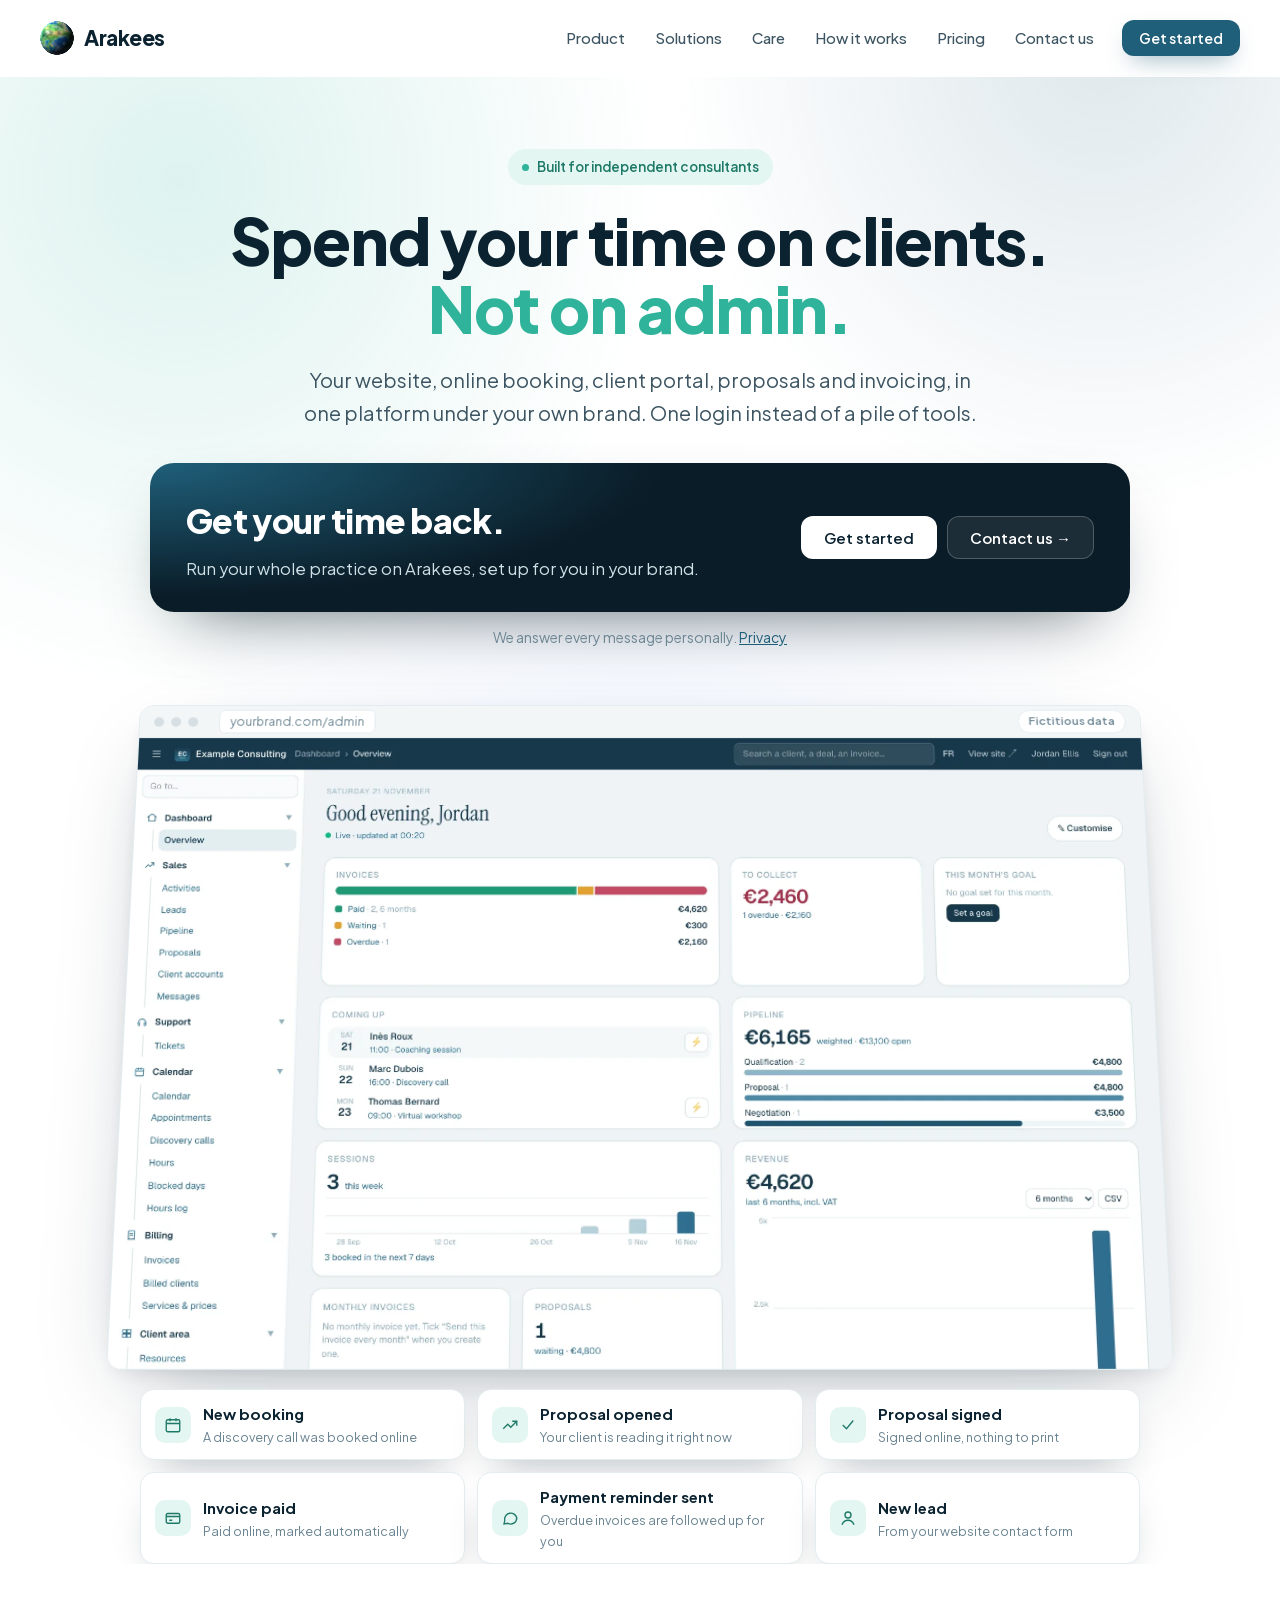
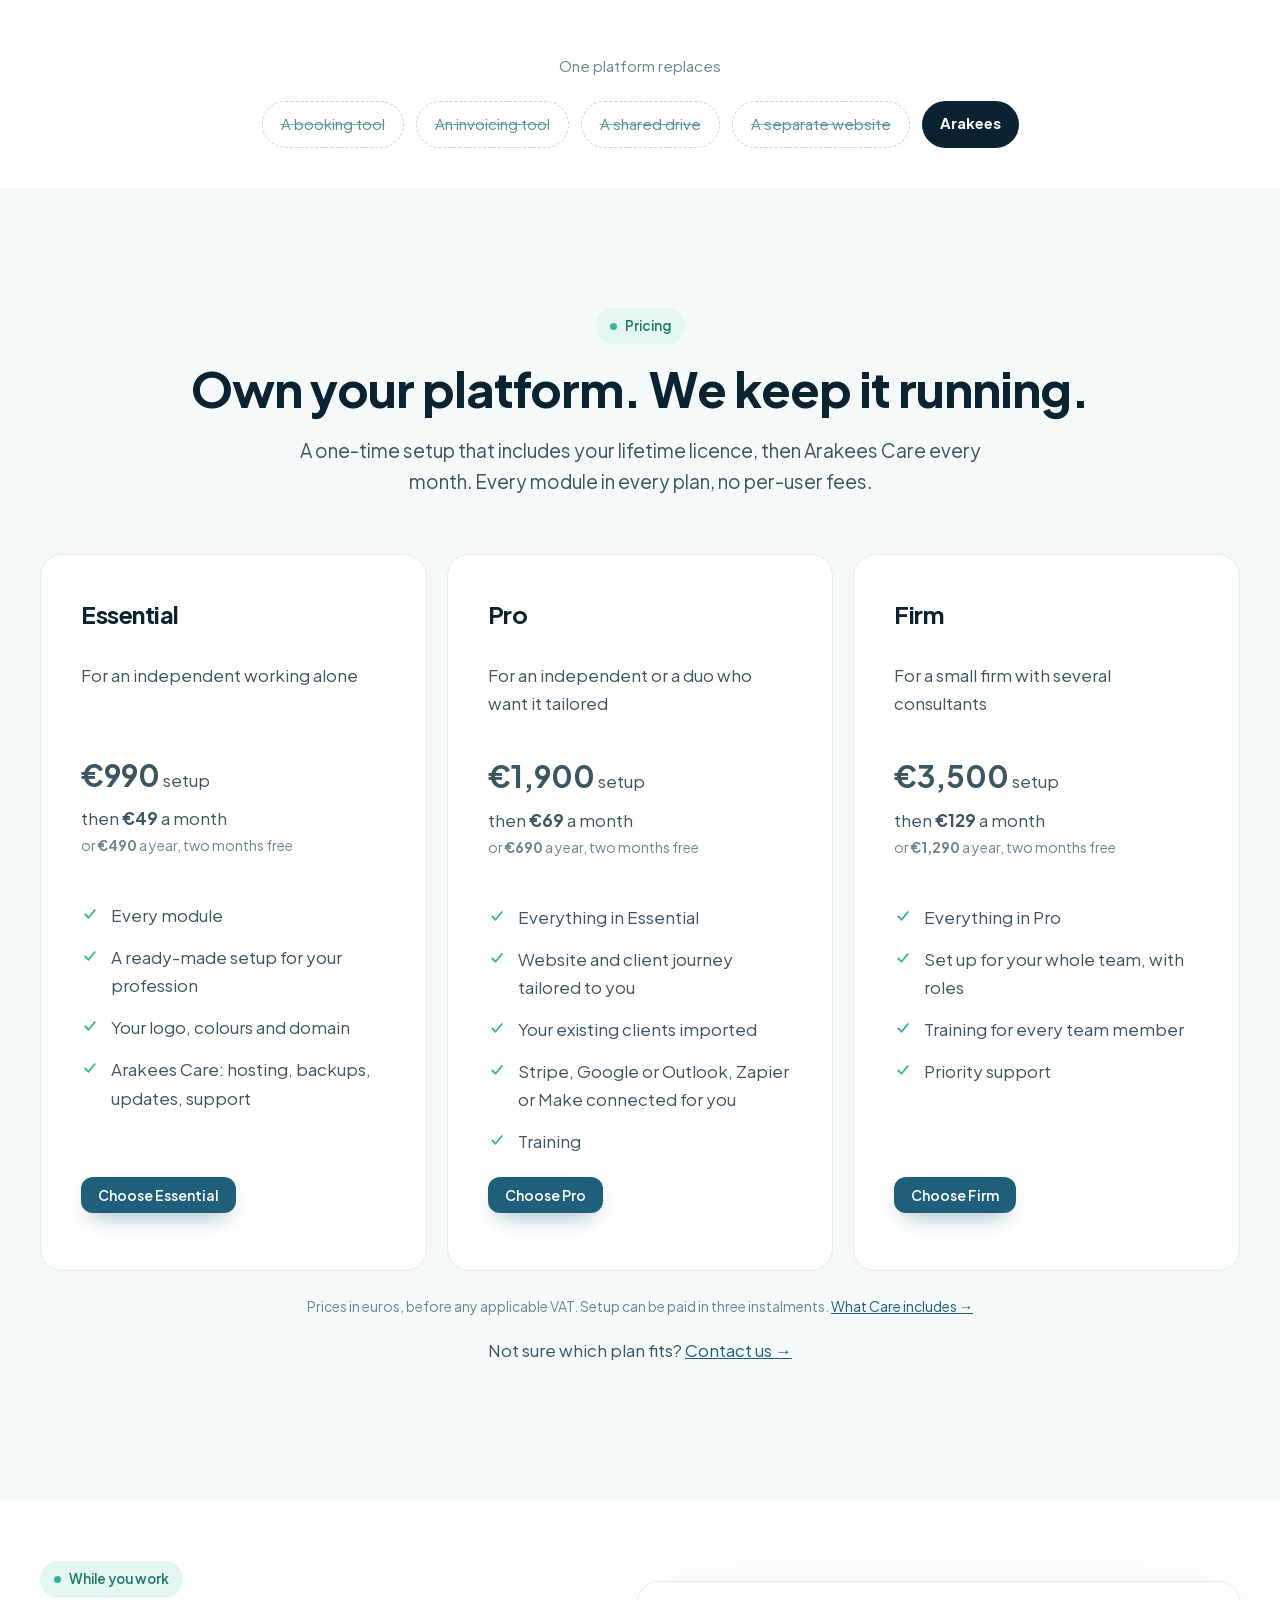
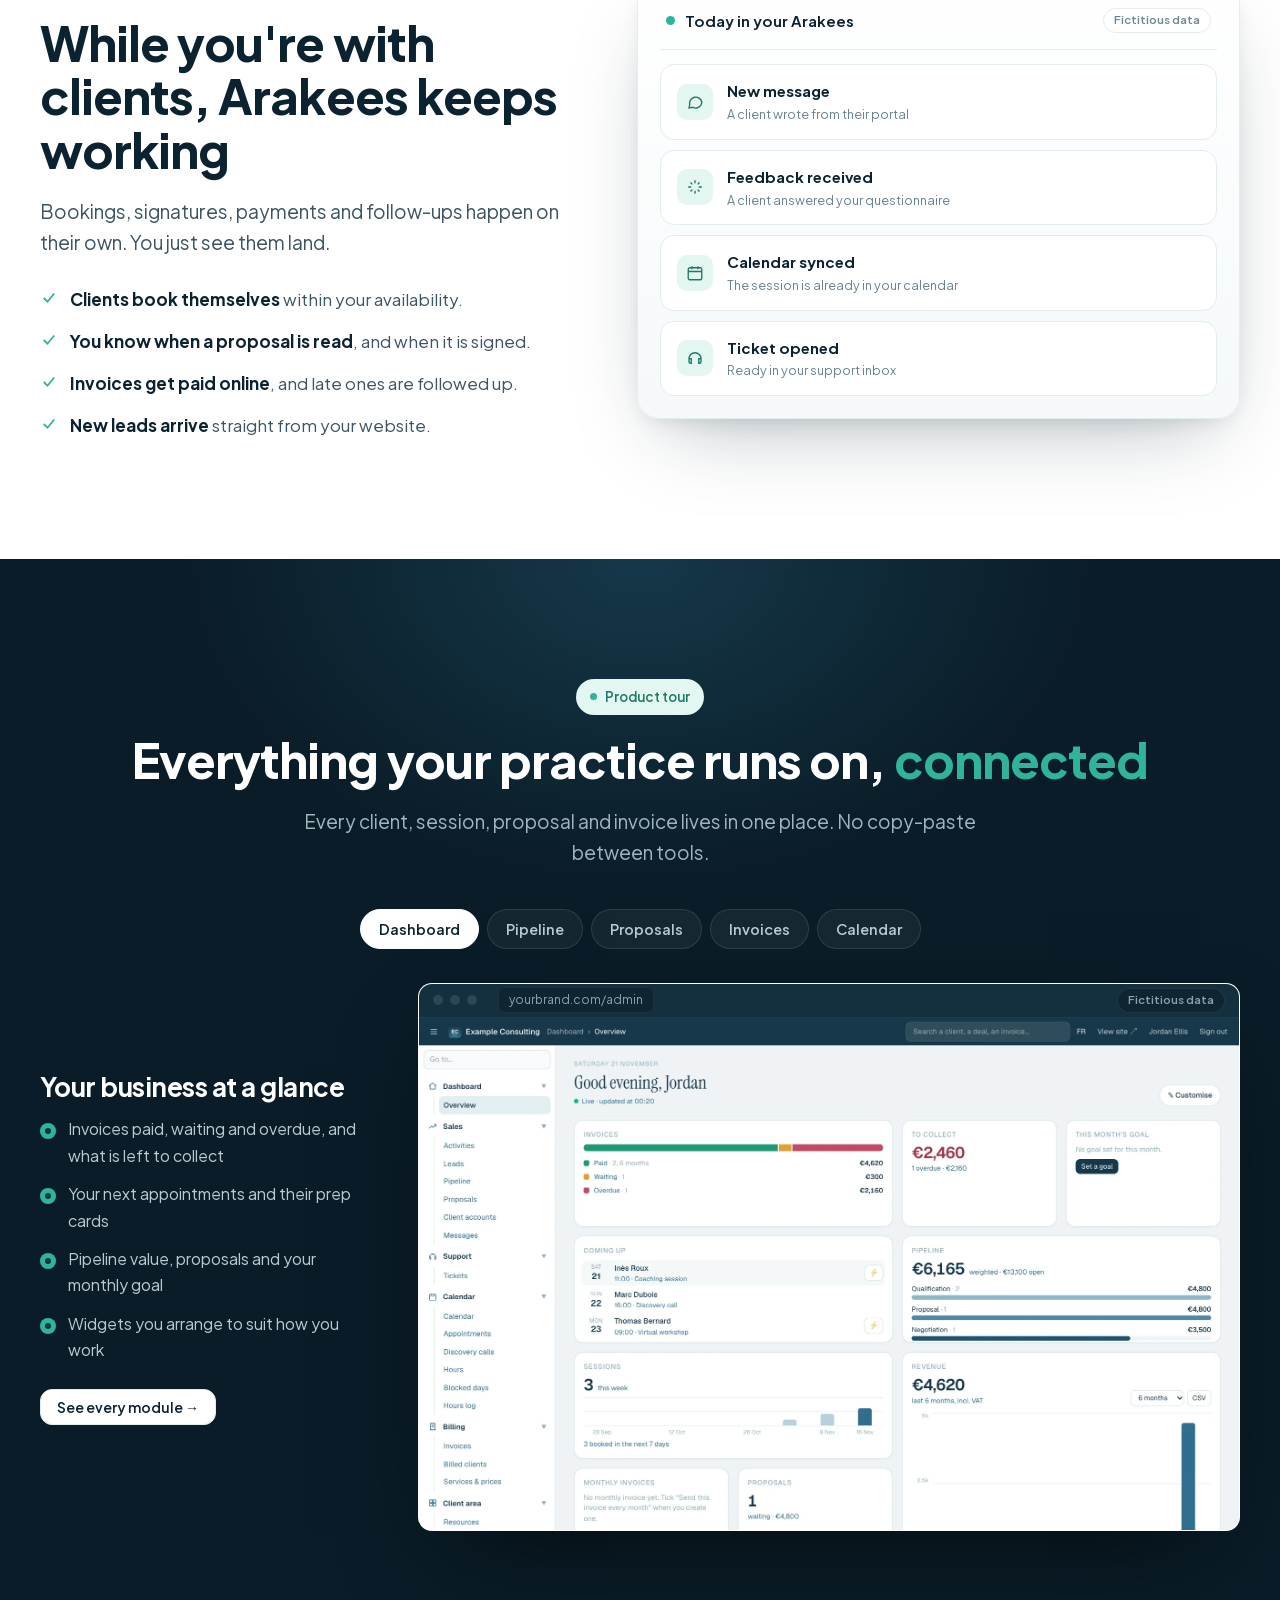
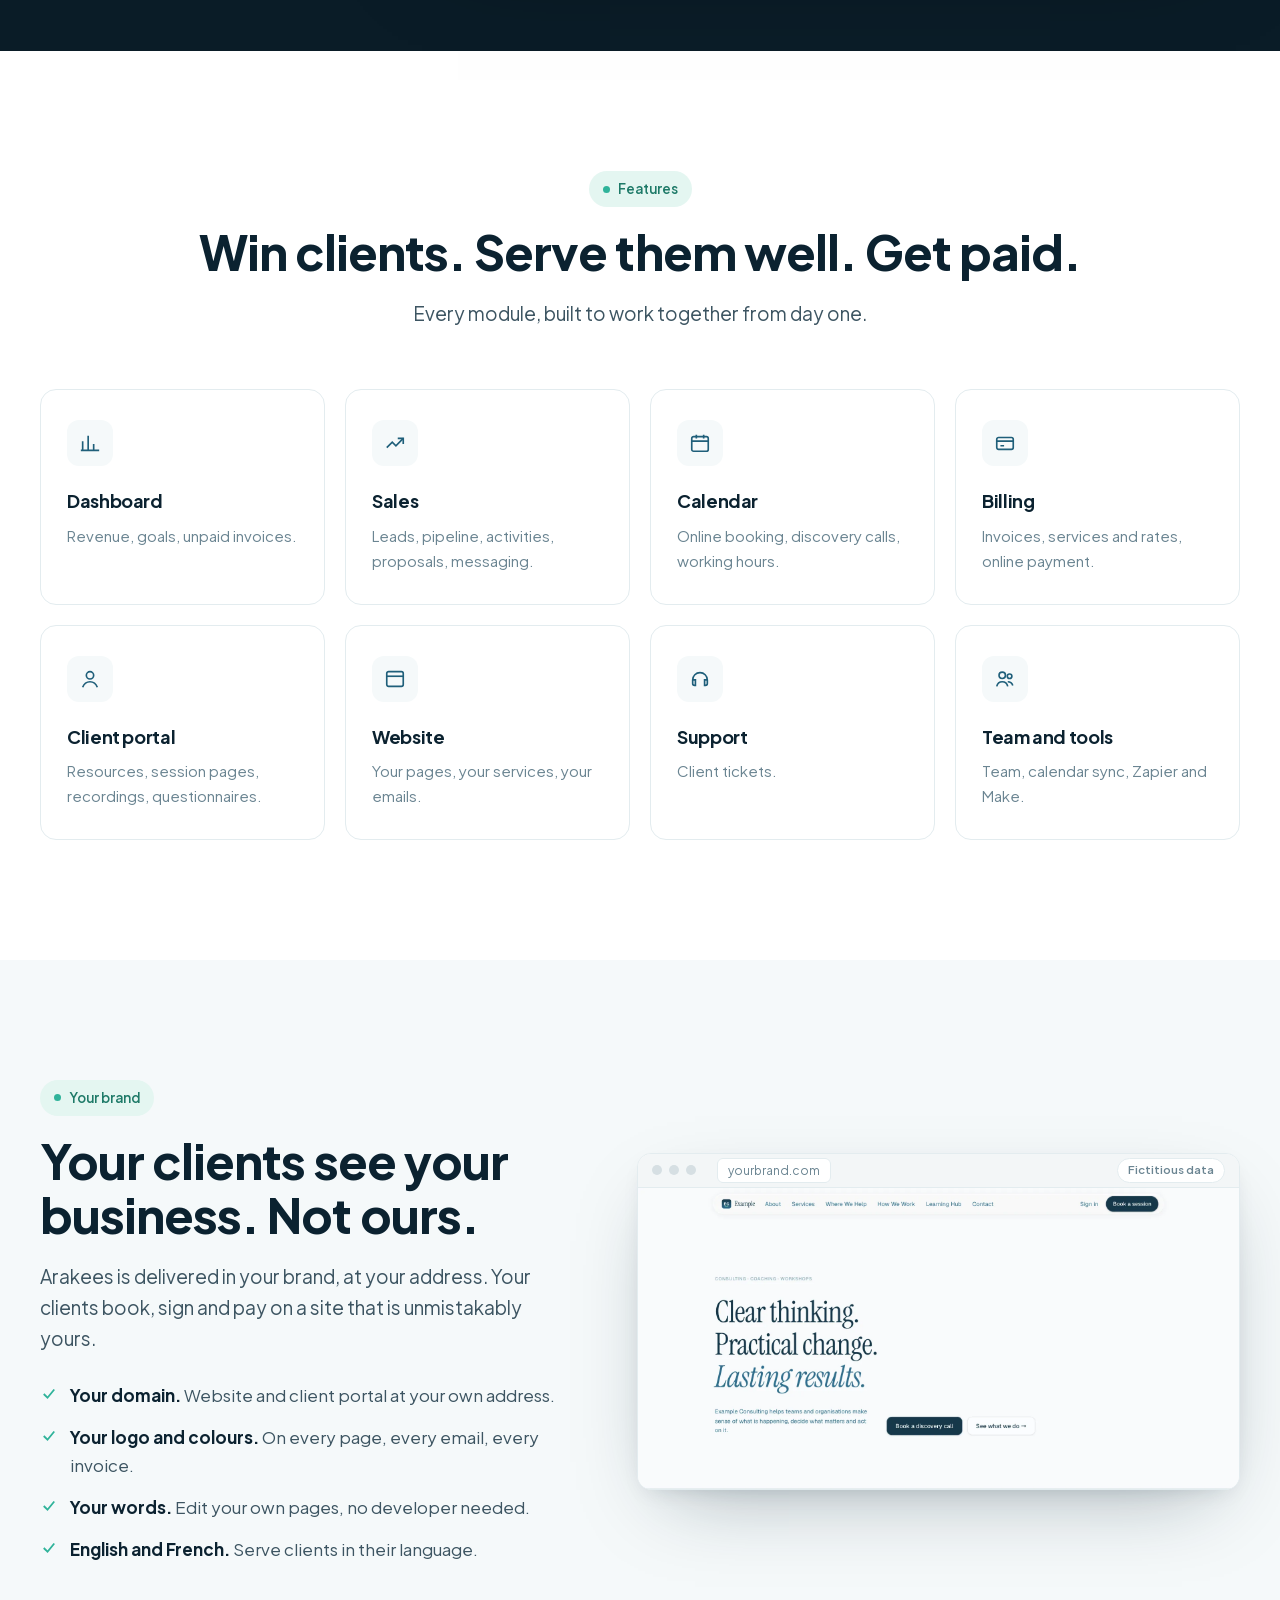
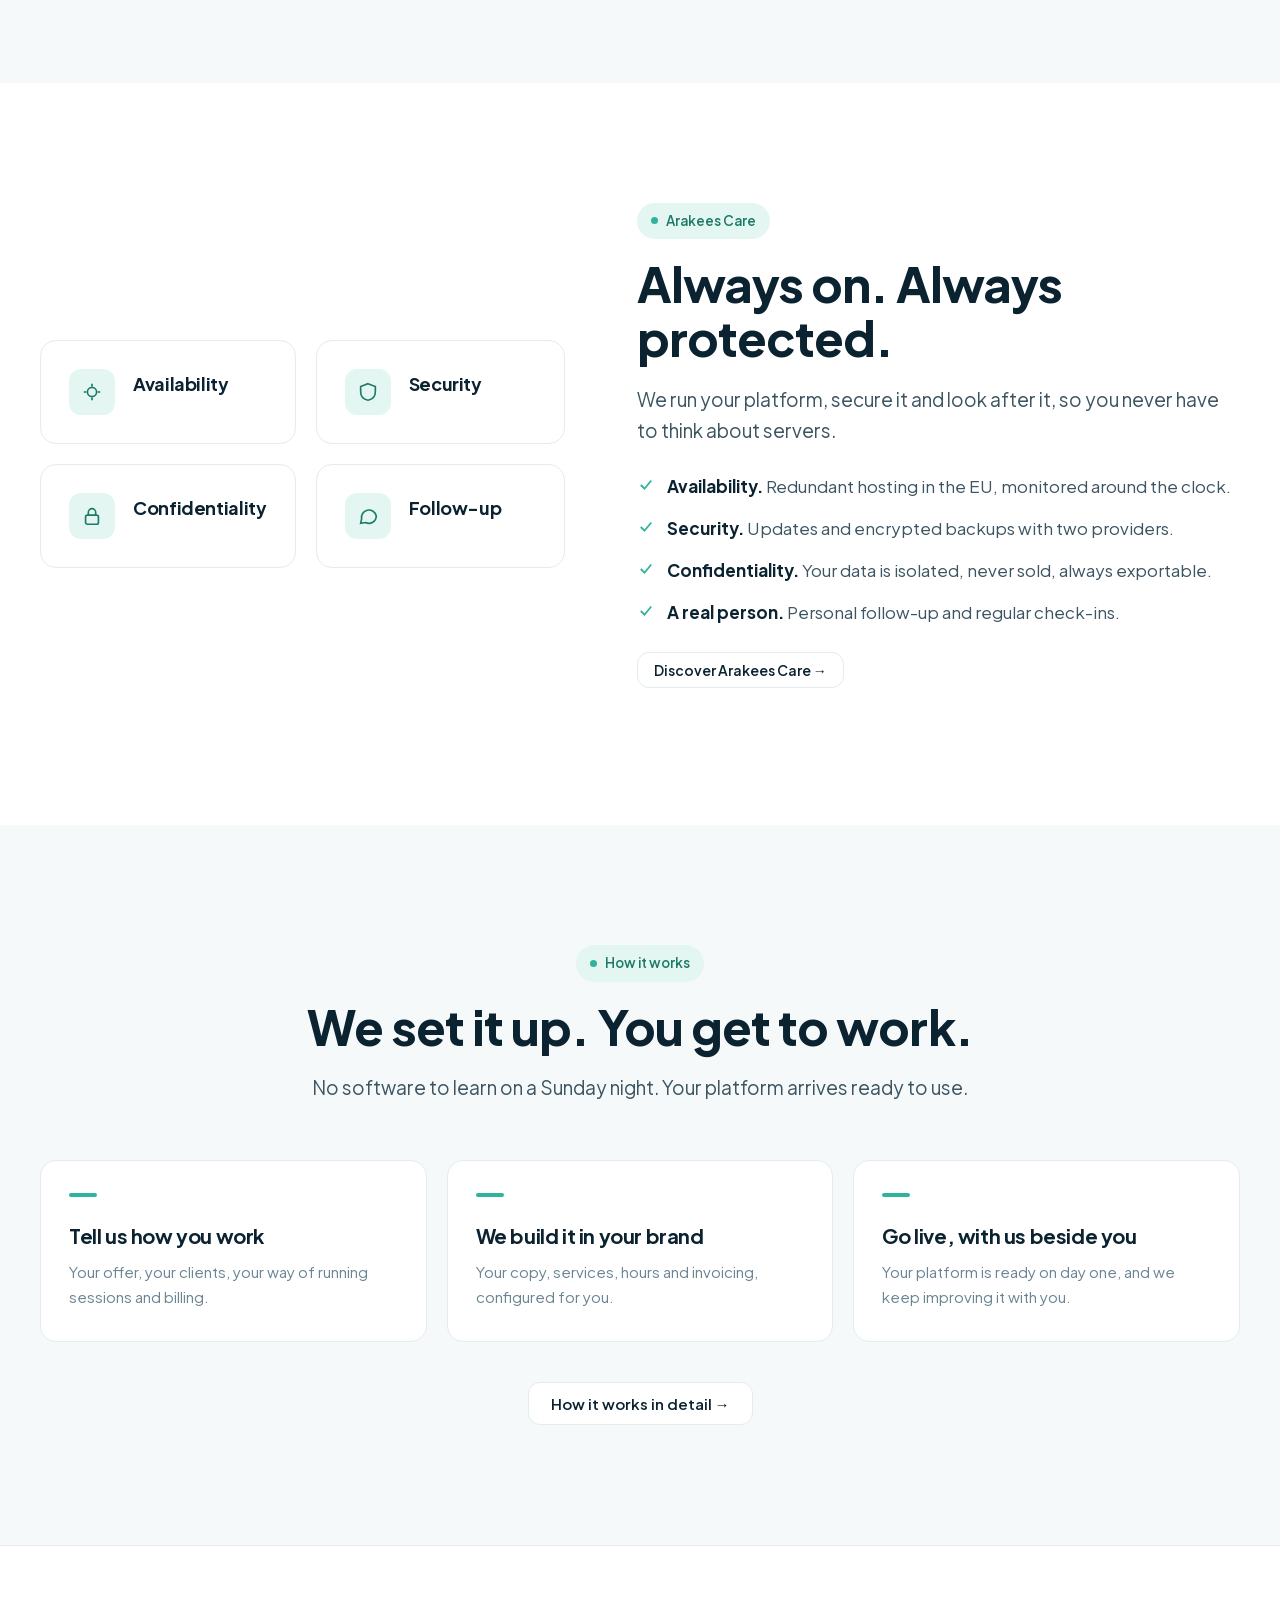
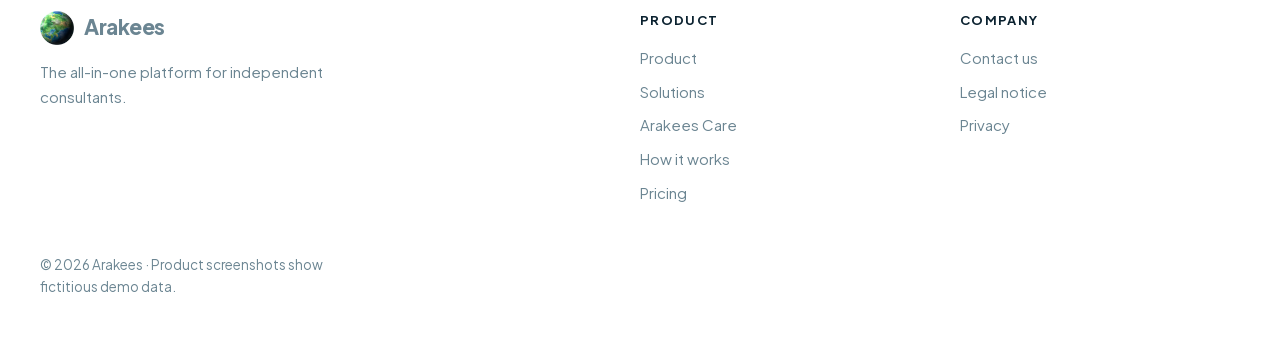
<file: index.html>
<!doctype html>
<html lang="en">
<head>
<meta charset="utf-8">
<meta name="viewport" content="width=device-width, initial-scale=1">
<title>Arakees · All-in-one CRM for independent consultants and coaches</title>
<meta name="description" content="Website, online booking, client portal, proposals and invoicing in one platform, under your own brand. Built for independent consultants and coaches.">
<meta name="robots" content="index, follow, max-image-preview:large, max-snippet:-1">
<link rel="canonical" href="https://www.arakees.com/">
<link rel="icon" href="/favicon.ico" sizes="48x48">
<link rel="icon" type="image/png" sizes="192x192" href="/assets/favicon-192.png">
<link rel="icon" type="image/png" sizes="96x96" href="/assets/favicon-96.png">
<link rel="apple-touch-icon" href="/assets/arakees-mark-512.png">
<meta property="og:type" content="website">
<meta property="og:site_name" content="Arakees">
<meta property="og:locale" content="en_GB">
<meta property="og:title" content="Arakees · All-in-one CRM for independent consultants and coaches">
<meta property="og:description" content="Website, online booking, client portal, proposals and invoicing in one platform, under your own brand. Built for independent consultants and coaches.">
<meta property="og:url" content="https://www.arakees.com/">
<meta property="og:image" content="https://www.arakees.com/assets/og-arakees.png">
<meta property="og:image:width" content="1200">
<meta property="og:image:height" content="630">
<meta property="og:image:alt" content="Arakees, the all-in-one platform for independent consultants">
<meta name="twitter:card" content="summary_large_image">
<meta name="twitter:title" content="Arakees · All-in-one CRM for independent consultants and coaches">
<meta name="twitter:description" content="Website, online booking, client portal, proposals and invoicing in one platform, under your own brand. Built for independent consultants and coaches.">
<meta name="twitter:image" content="https://www.arakees.com/assets/og-arakees.png">
<meta name="theme-color" content="#ffffff">
<link rel="preload" href="/assets/fonts/PlusJakartaSans-normal-latin.woff2" as="font" type="font/woff2" crossorigin>
<link rel="preload" href="/assets/planet-2k.webp" as="image" type="image/webp">
<link rel="stylesheet" href="/assets/fonts/fonts.css">
<link rel="stylesheet" href="/assets/site.css?v=3">
<script type="application/ld+json">{"@context": "https://schema.org", "@graph": [{"@type": "Organization", "@id": "https://www.arakees.com/#org", "name": "Arakees", "url": "https://www.arakees.com/", "logo": "https://www.arakees.com/assets/arakees-mark-512.png", "description": "All-in-one platform for independent consultants and coaches: website, online booking, client portal, proposals and invoicing."}, {"@type": "WebSite", "@id": "https://www.arakees.com/#site", "url": "https://www.arakees.com/", "name": "Arakees", "inLanguage": "en", "publisher": {"@id": "https://www.arakees.com/#org"}}, {"@type": "WebPage", "@id": "https://www.arakees.com/#page", "url": "https://www.arakees.com/", "name": "Arakees · All-in-one CRM for independent consultants and coaches", "description": "Website, online booking, client portal, proposals and invoicing in one platform, under your own brand. Built for independent consultants and coaches.", "inLanguage": "en", "isPartOf": {"@id": "https://www.arakees.com/#site"}, "primaryImageOfPage": "https://www.arakees.com/assets/og-arakees.png"}, {"@type": "SoftwareApplication", "name": "Arakees", "url": "https://www.arakees.com/", "applicationCategory": "BusinessApplication", "operatingSystem": "Web", "publisher": {"@id": "https://www.arakees.com/#org"}, "image": "https://www.arakees.com/assets/shots/dashboard.webp", "featureList": ["Website", "Online booking", "Client portal", "Proposals with e-signature", "Invoicing and online payment", "Sales pipeline", "Automated reminders", "Zapier and Make via API and webhooks"]}]}</script>
</head>
<body>
<div id="intro" aria-hidden="true"><button class="skip" type="button">Skip</button></div>
<div id="iname" aria-hidden="true">Arakees</div>
<div id="planet" aria-hidden="true"><canvas></canvas></div>
<header class="hdr" id="hdr">
  <div class="wrap">
    <a class="brand" href="/" aria-label="Arakees home"><img src="/assets/arakees-mark-128.png" alt="" width="34" height="34"><span>Arakees</span></a>
    <nav class="nav" aria-label="Main navigation"><a href="/product">Product</a><a href="/solutions">Solutions</a><a href="/care">Care</a><a href="/how-it-works">How it works</a><a href="/pricing">Pricing</a><a href="/contact">Contact us</a></nav>
    <a class="btn btn-primary btn-sm" href="/pricing">Get started</a>
    <nav class="mnav" aria-label="Quick links"><a href="/pricing">Pricing</a><a href="/contact">Contact us</a></nav>
  </div>
</header>
<main>
<section class="hero center">
  <div class="wrap">
    <span class="eyebrow">Built for independent consultants</span>
    <h1>Spend your time on clients.<br><span class="accent">Not on admin.</span></h1>
    <p class="lead">Your website, online booking, client portal, proposals and invoicing, in one platform under your own brand. One login instead of a pile of tools.</p>
    <div class="hband">
      <div><h2>Get your time back.</h2><p>Run your whole practice on Arakees, set up for you in your brand.</p></div>
      <div class="hband-ctas">
        <a class="btn btn-primary" href="/pricing">Get started</a>
        <a class="btn btn-light" href="/contact">Contact us →</a>
      </div>
    </div>
    <p class="note">We answer every message personally. <a href="/privacy">Privacy</a></p>
    <div class="stage">
      <div class="frame" id="heroFrame">
        <div class="bar"><i></i><i></i><i></i><span>yourbrand.com/admin</span><em class="fict">Fictitious data</em></div>
        <img src="/assets/shots/dashboard.webp?v=7" alt="Arakees dashboard showing invoices, money to collect, upcoming appointments, pipeline and revenue" width="1800" height="1125" fetchpriority="high">
      </div>
      <div class="chips"><div class="chip p1"><div class="ni"><svg width="22" height="22" viewBox="0 0 24 24" fill="none" stroke="currentColor" stroke-width="1.8"><rect x="3" y="5" width="18" height="16" rx="2"/><path d="M8 3v4M16 3v4M3 10h18"/></svg></div><div><b>New booking</b><small>A discovery call was booked online</small></div></div><div class="chip p2"><div class="ni"><svg width="22" height="22" viewBox="0 0 24 24" fill="none" stroke="currentColor" stroke-width="1.8"><path d="M3 17l6-6 4 4 8-8"/><path d="M15 7h6v6"/></svg></div><div><b>Proposal opened</b><small>Your client is reading it right now</small></div></div><div class="chip p3"><div class="ni"><svg width="22" height="22" viewBox="0 0 24 24" fill="none" stroke="currentColor" stroke-width="1.8"><path d="M5 12l5 5 9-11"/></svg></div><div><b>Proposal signed</b><small>Signed online, nothing to print</small></div></div><div class="chip p4"><div class="ni"><svg width="22" height="22" viewBox="0 0 24 24" fill="none" stroke="currentColor" stroke-width="1.8"><rect x="3" y="6" width="18" height="13" rx="2"/><path d="M3 10h18M7 15h4"/></svg></div><div><b>Invoice paid</b><small>Paid online, marked automatically</small></div></div><div class="chip p5"><div class="ni"><svg width="22" height="22" viewBox="0 0 24 24" fill="none" stroke="currentColor" stroke-width="1.8"><path d="M21 12a8 8 0 01-11.7 7.1L4 20l1-4.6A8 8 0 1121 12z"/></svg></div><div><b>Payment reminder sent</b><small>Overdue invoices are followed up for you</small></div></div><div class="chip p6"><div class="ni"><svg width="22" height="22" viewBox="0 0 24 24" fill="none" stroke="currentColor" stroke-width="1.8"><circle cx="12" cy="8" r="4"/><path d="M4 21c1.5-4 4.5-6 8-6s6.5 2 8 6"/></svg></div><div><b>New lead</b><small>From your website contact form</small></div></div></div>
    </div>
  </div>
</section>

<section class="replace">
  <div class="wrap">
    <p class="k">One platform replaces</p>
    <div class="tools rv"><span>A booking tool</span><span>An invoicing tool</span><span>A shared drive</span><span>A separate website</span><strong>Arakees</strong></div>
  </div>
</section>

<section class="soft" id="pricing">
  <div class="wrap">
    <div class="center"><span class="eyebrow">Pricing</span><h2 class="h2">Own your platform. We keep it running.</h2><p class="lead">A one-time setup that includes your lifetime licence, then Arakees Care every month. Every module in every plan, no per-user fees.</p></div>
    <div class="solo"><div class="big-card rv" style="display:flex;flex-direction:column"><h3 style="margin-top:0">Essential</h3><p style="min-height:3.2em">For an independent working alone</p><p style="margin:18px 0 4px"><b style="font-size:30px">€990</b> setup</p><p style="margin:0">then <b>€49</b> a month</p><p class="note" style="margin:2px 0 18px">or <b>€490</b> a year, two months free</p><ul class="checks"><li><svg width="18" height="18" viewBox="0 0 24 24" fill="none" stroke="currentColor" stroke-width="2.4"><path d="M5 12l5 5 9-11"/></svg><span>Every module</span></li><li><svg width="18" height="18" viewBox="0 0 24 24" fill="none" stroke="currentColor" stroke-width="2.4"><path d="M5 12l5 5 9-11"/></svg><span>A ready-made setup for your profession</span></li><li><svg width="18" height="18" viewBox="0 0 24 24" fill="none" stroke="currentColor" stroke-width="2.4"><path d="M5 12l5 5 9-11"/></svg><span>Your logo, colours and domain</span></li><li><svg width="18" height="18" viewBox="0 0 24 24" fill="none" stroke="currentColor" stroke-width="2.4"><path d="M5 12l5 5 9-11"/></svg><span>Arakees Care: hosting, backups, updates, support</span></li></ul><p style="margin-top:auto;padding-top:22px"><a class="btn btn-primary btn-sm" href="/contact?plan=Essential#form">Choose Essential</a></p></div><div class="big-card rv" style="display:flex;flex-direction:column"><h3 style="margin-top:0">Pro</h3><p style="min-height:3.2em">For an independent or a duo who want it tailored</p><p style="margin:18px 0 4px"><b style="font-size:30px">€1,900</b> setup</p><p style="margin:0">then <b>€69</b> a month</p><p class="note" style="margin:2px 0 18px">or <b>€690</b> a year, two months free</p><ul class="checks"><li><svg width="18" height="18" viewBox="0 0 24 24" fill="none" stroke="currentColor" stroke-width="2.4"><path d="M5 12l5 5 9-11"/></svg><span>Everything in Essential</span></li><li><svg width="18" height="18" viewBox="0 0 24 24" fill="none" stroke="currentColor" stroke-width="2.4"><path d="M5 12l5 5 9-11"/></svg><span>Website and client journey tailored to you</span></li><li><svg width="18" height="18" viewBox="0 0 24 24" fill="none" stroke="currentColor" stroke-width="2.4"><path d="M5 12l5 5 9-11"/></svg><span>Your existing clients imported</span></li><li><svg width="18" height="18" viewBox="0 0 24 24" fill="none" stroke="currentColor" stroke-width="2.4"><path d="M5 12l5 5 9-11"/></svg><span>Stripe, Google or Outlook, Zapier or Make connected for you</span></li><li><svg width="18" height="18" viewBox="0 0 24 24" fill="none" stroke="currentColor" stroke-width="2.4"><path d="M5 12l5 5 9-11"/></svg><span>Training</span></li></ul><p style="margin-top:auto;padding-top:22px"><a class="btn btn-primary btn-sm" href="/contact?plan=Pro#form">Choose Pro</a></p></div><div class="big-card rv" style="display:flex;flex-direction:column"><h3 style="margin-top:0">Firm</h3><p style="min-height:3.2em">For a small firm with several consultants</p><p style="margin:18px 0 4px"><b style="font-size:30px">€3,500</b> setup</p><p style="margin:0">then <b>€129</b> a month</p><p class="note" style="margin:2px 0 18px">or <b>€1,290</b> a year, two months free</p><ul class="checks"><li><svg width="18" height="18" viewBox="0 0 24 24" fill="none" stroke="currentColor" stroke-width="2.4"><path d="M5 12l5 5 9-11"/></svg><span>Everything in Pro</span></li><li><svg width="18" height="18" viewBox="0 0 24 24" fill="none" stroke="currentColor" stroke-width="2.4"><path d="M5 12l5 5 9-11"/></svg><span>Set up for your whole team, with roles</span></li><li><svg width="18" height="18" viewBox="0 0 24 24" fill="none" stroke="currentColor" stroke-width="2.4"><path d="M5 12l5 5 9-11"/></svg><span>Training for every team member</span></li><li><svg width="18" height="18" viewBox="0 0 24 24" fill="none" stroke="currentColor" stroke-width="2.4"><path d="M5 12l5 5 9-11"/></svg><span>Priority support</span></li></ul><p style="margin-top:auto;padding-top:22px"><a class="btn btn-primary btn-sm" href="/contact?plan=Firm#form">Choose Firm</a></p></div></div>
    <p class="center note" style="margin-top:24px">Prices in euros, before any applicable VAT. Setup can be paid in three instalments. <a href="/care">What Care includes →</a></p>
    <p class="center" style="margin-top:18px">Not sure which plan fits? <a href="/contact">Contact us →</a></p>
  </div>
</section>

<section class="moments">
  <div class="wrap split">
    <div class="rv">
      <span class="eyebrow">While you work</span>
      <h2 class="h2">While you're with clients, Arakees keeps working</h2>
      <p class="lead">Bookings, signatures, payments and follow-ups happen on their own. You just see them land.</p>
      <ul class="checks"><li><svg width="18" height="18" viewBox="0 0 24 24" fill="none" stroke="currentColor" stroke-width="2.4"><path d="M5 12l5 5 9-11"/></svg><span><b>Clients book themselves</b> within your availability.</span></li><li><svg width="18" height="18" viewBox="0 0 24 24" fill="none" stroke="currentColor" stroke-width="2.4"><path d="M5 12l5 5 9-11"/></svg><span><b>You know when a proposal is read</b>, and when it is signed.</span></li><li><svg width="18" height="18" viewBox="0 0 24 24" fill="none" stroke="currentColor" stroke-width="2.4"><path d="M5 12l5 5 9-11"/></svg><span><b>Invoices get paid online</b>, and late ones are followed up.</span></li><li><svg width="18" height="18" viewBox="0 0 24 24" fill="none" stroke="currentColor" stroke-width="2.4"><path d="M5 12l5 5 9-11"/></svg><span><b>New leads arrive</b> straight from your website.</span></li></ul>
    </div>
    <div class="feedcard rv">
      <div class="feedhead"><span class="live"></span>Today in your Arakees<em class="fict">Fictitious data</em></div>
      <div id="feed"><div class="nt f"><div class="ni"><svg width="22" height="22" viewBox="0 0 24 24" fill="none" stroke="currentColor" stroke-width="1.8"><path d="M21 12a8 8 0 01-11.7 7.1L4 20l1-4.6A8 8 0 1121 12z"/></svg></div><div><b>New message</b><small>A client wrote from their portal</small></div></div><div class="nt f"><div class="ni"><svg width="22" height="22" viewBox="0 0 24 24" fill="none" stroke="currentColor" stroke-width="1.8"><path d="M12 3v4M12 17v4M3 12h4M17 12h4M6 6l2.5 2.5M15.5 15.5L18 18M6 18l2.5-2.5M15.5 8.5L18 6"/></svg></div><div><b>Feedback received</b><small>A client answered your questionnaire</small></div></div><div class="nt f"><div class="ni"><svg width="22" height="22" viewBox="0 0 24 24" fill="none" stroke="currentColor" stroke-width="1.8"><rect x="3" y="5" width="18" height="16" rx="2"/><path d="M8 3v4M16 3v4M3 10h18"/></svg></div><div><b>Calendar synced</b><small>The session is already in your calendar</small></div></div><div class="nt f"><div class="ni"><svg width="22" height="22" viewBox="0 0 24 24" fill="none" stroke="currentColor" stroke-width="1.8"><path d="M4 13a8 8 0 0116 0v4a2 2 0 01-2 2h-1v-6h3M4 13v4a2 2 0 002 2h1v-6H4"/></svg></div><div><b>Ticket opened</b><small>Ready in your support inbox</small></div></div></div>
    </div>
  </div>
</section>

<section class="tour" id="tour">
  <div class="wrap center">
    <span class="eyebrow">Product tour</span>
    <h2 class="h2">Everything your practice runs on, <span class="accent">connected</span></h2>
    <p class="lead">Every client, session, proposal and invoice lives in one place. No copy-paste between tools.</p>
    <div class="tabs" role="tablist" aria-label="Product tour"><button class="tab" role="tab" aria-selected="true" data-t="0">Dashboard</button><button class="tab" role="tab" aria-selected="false" data-t="1">Pipeline</button><button class="tab" role="tab" aria-selected="false" data-t="2">Proposals</button><button class="tab" role="tab" aria-selected="false" data-t="3">Invoices</button><button class="tab" role="tab" aria-selected="false" data-t="4">Calendar</button></div>
  </div>
  <div class="wrap">
    <div class="panel" role="tabpanel" style="text-align:left">
      <div><h3 id="tTitle"></h3><ul id="tList"></ul><p style="margin-top:26px"><a class="btn btn-ghost btn-sm" href="/product">See every module →</a></p></div>
      <div class="frame"><div class="bar"><i></i><i></i><i></i><span id="tUrl">yourbrand.com/admin</span><em class="fict">Fictitious data</em></div><img id="tImg" src="/assets/shots/dashboard.webp?v=7" alt="Arakees dashboard screen" width="1800" height="1125" loading="lazy"></div>
    </div>
  </div>
</section>

<section>
  <div class="wrap">
    <div class="center"><span class="eyebrow">Features</span><h2 class="h2">Win clients. Serve them well. Get paid.</h2><p class="lead">Every module, built to work together from day one.</p></div>
    <div class="grid4"><a class="card rv" href="/product#dashboard" style="text-decoration:none"><div class="ico"><svg width="22" height="22" viewBox="0 0 24 24" fill="none" stroke="currentColor" stroke-width="1.8"><path d="M4 20V10M10 20V4M16 20v-7M22 20H2"/></svg></div><h3>Dashboard</h3><p>Revenue, goals, unpaid invoices.</p></a><a class="card rv" href="/product#sales" style="text-decoration:none"><div class="ico"><svg width="22" height="22" viewBox="0 0 24 24" fill="none" stroke="currentColor" stroke-width="1.8"><path d="M3 17l6-6 4 4 8-8"/><path d="M15 7h6v6"/></svg></div><h3>Sales</h3><p>Leads, pipeline, activities, proposals, messaging.</p></a><a class="card rv" href="/product#calendar" style="text-decoration:none"><div class="ico"><svg width="22" height="22" viewBox="0 0 24 24" fill="none" stroke="currentColor" stroke-width="1.8"><rect x="3" y="5" width="18" height="16" rx="2"/><path d="M8 3v4M16 3v4M3 10h18"/></svg></div><h3>Calendar</h3><p>Online booking, discovery calls, working hours.</p></a><a class="card rv" href="/product#billing" style="text-decoration:none"><div class="ico"><svg width="22" height="22" viewBox="0 0 24 24" fill="none" stroke="currentColor" stroke-width="1.8"><rect x="3" y="6" width="18" height="13" rx="2"/><path d="M3 10h18M7 15h4"/></svg></div><h3>Billing</h3><p>Invoices, services and rates, online payment.</p></a><a class="card rv" href="/product#portal" style="text-decoration:none"><div class="ico"><svg width="22" height="22" viewBox="0 0 24 24" fill="none" stroke="currentColor" stroke-width="1.8"><circle cx="12" cy="8" r="4"/><path d="M4 21c1.5-4 4.5-6 8-6s6.5 2 8 6"/></svg></div><h3>Client portal</h3><p>Resources, session pages, recordings, questionnaires.</p></a><a class="card rv" href="/product#website" style="text-decoration:none"><div class="ico"><svg width="22" height="22" viewBox="0 0 24 24" fill="none" stroke="currentColor" stroke-width="1.8"><rect x="3" y="4" width="18" height="16" rx="2"/><path d="M3 9h18"/></svg></div><h3>Website</h3><p>Your pages, your services, your emails.</p></a><a class="card rv" href="/product#support" style="text-decoration:none"><div class="ico"><svg width="22" height="22" viewBox="0 0 24 24" fill="none" stroke="currentColor" stroke-width="1.8"><path d="M4 13a8 8 0 0116 0v4a2 2 0 01-2 2h-1v-6h3M4 13v4a2 2 0 002 2h1v-6H4"/></svg></div><h3>Support</h3><p>Client tickets.</p></a><a class="card rv" href="/product#team" style="text-decoration:none"><div class="ico"><svg width="22" height="22" viewBox="0 0 24 24" fill="none" stroke="currentColor" stroke-width="1.8"><circle cx="9" cy="8" r="3.5"/><circle cx="17" cy="9" r="2.5"/><path d="M3 20c.8-3.5 3.2-5 6-5s5.2 1.5 6 5M15 15c2.5 0 4.5 1.2 5.5 4"/></svg></div><h3>Team and tools</h3><p>Team, calendar sync, Zapier and Make.</p></a></div>
  </div>
</section>

<section class="soft">
  <div class="wrap split">
    <div class="rv">
      <span class="eyebrow">Your brand</span>
      <h2 class="h2">Your clients see your business. Not ours.</h2>
      <p class="lead">Arakees is delivered in your brand, at your address. Your clients book, sign and pay on a site that is unmistakably yours.</p>
      <ul class="checks"><li><svg width="18" height="18" viewBox="0 0 24 24" fill="none" stroke="currentColor" stroke-width="2.4"><path d="M5 12l5 5 9-11"/></svg><span><b>Your domain.</b> Website and client portal at your own address.</span></li><li><svg width="18" height="18" viewBox="0 0 24 24" fill="none" stroke="currentColor" stroke-width="2.4"><path d="M5 12l5 5 9-11"/></svg><span><b>Your logo and colours.</b> On every page, every email, every invoice.</span></li><li><svg width="18" height="18" viewBox="0 0 24 24" fill="none" stroke="currentColor" stroke-width="2.4"><path d="M5 12l5 5 9-11"/></svg><span><b>Your words.</b> Edit your own pages, no developer needed.</span></li><li><svg width="18" height="18" viewBox="0 0 24 24" fill="none" stroke="currentColor" stroke-width="2.4"><path d="M5 12l5 5 9-11"/></svg><span><b>English and French.</b> Serve clients in their language.</span></li></ul>
    </div>
    <div class="frame rv"><div class="bar"><i></i><i></i><i></i><span>yourbrand.com</span><em class="fict">Fictitious data</em></div><img src="/assets/shots/site.webp?v=7" alt="A consultant’s public website built on Arakees" width="1800" height="900" loading="lazy"></div>
  </div>
</section>

<section>
  <div class="wrap split">
    <div class="rv" style="order:2">
      <span class="eyebrow">Arakees Care</span>
      <h2 class="h2">Always on. Always protected.</h2>
      <p class="lead">We run your platform, secure it and look after it, so you never have to think about servers.</p>
      <ul class="checks"><li><svg width="18" height="18" viewBox="0 0 24 24" fill="none" stroke="currentColor" stroke-width="2.4"><path d="M5 12l5 5 9-11"/></svg><span><b>Availability.</b> Redundant hosting in the EU, monitored around the clock.</span></li><li><svg width="18" height="18" viewBox="0 0 24 24" fill="none" stroke="currentColor" stroke-width="2.4"><path d="M5 12l5 5 9-11"/></svg><span><b>Security.</b> Updates and encrypted backups with two providers.</span></li><li><svg width="18" height="18" viewBox="0 0 24 24" fill="none" stroke="currentColor" stroke-width="2.4"><path d="M5 12l5 5 9-11"/></svg><span><b>Confidentiality.</b> Your data is isolated, never sold, always exportable.</span></li><li><svg width="18" height="18" viewBox="0 0 24 24" fill="none" stroke="currentColor" stroke-width="2.4"><path d="M5 12l5 5 9-11"/></svg><span><b>A real person.</b> Personal follow-up and regular check-ins.</span></li></ul>
      <p style="margin-top:26px"><a class="btn btn-ghost btn-sm" href="/care">Discover Arakees Care →</a></p>
    </div>
    <div class="grid2 rv" style="margin:0">
      <div class="care"><div class="ico"><svg width="22" height="22" viewBox="0 0 24 24" fill="none" stroke="currentColor" stroke-width="1.8"><path d="M12 3v3M12 18v3M3 12h3M18 12h3"/><circle cx="12" cy="12" r="5"/></svg></div><div><h3>Availability</h3></div></div><div class="care"><div class="ico"><svg width="22" height="22" viewBox="0 0 24 24" fill="none" stroke="currentColor" stroke-width="1.8"><path d="M12 3l8 3v6c0 5-3.5 8-8 9-4.5-1-8-4-8-9V6z"/></svg></div><div><h3>Security</h3></div></div><div class="care"><div class="ico"><svg width="22" height="22" viewBox="0 0 24 24" fill="none" stroke="currentColor" stroke-width="1.8"><rect x="5" y="11" width="14" height="10" rx="2"/><path d="M8 11V8a4 4 0 018 0v3"/></svg></div><div><h3>Confidentiality</h3></div></div><div class="care"><div class="ico"><svg width="22" height="22" viewBox="0 0 24 24" fill="none" stroke="currentColor" stroke-width="1.8"><path d="M21 12a8 8 0 01-11.7 7.1L4 20l1-4.6A8 8 0 1121 12z"/></svg></div><div><h3>Follow-up</h3></div></div>
    </div>
  </div>
</section>

<section class="soft">
  <div class="wrap">
    <div class="center"><span class="eyebrow">How it works</span><h2 class="h2">We set it up. You get to work.</h2><p class="lead">No software to learn on a Sunday night. Your platform arrives ready to use.</p></div>
    <div class="steps">
      <div class="step rv"><h3>Tell us how you work</h3><p>Your offer, your clients, your way of running sessions and billing.</p></div>
      <div class="step rv"><h3>We build it in your brand</h3><p>Your copy, services, hours and invoicing, configured for you.</p></div>
      <div class="step rv"><h3>Go live, with us beside you</h3><p>Your platform is ready on day one, and we keep improving it with you.</p></div>
    </div>
    <div class="next"><a class="btn btn-ghost" href="/how-it-works">How it works in detail →</a></div>
  </div>
</section>
<script>(function(){const T=[["Your business at a glance", "dashboard", "admin", ["Invoices paid, waiting and overdue, and what is left to collect", "Your next appointments and their prep cards", "Pipeline value, proposals and your monthly goal", "Widgets you arrange to suit how you work"]], ["A pipeline you can actually read", "pipeline", "admin/pipeline", ["Every deal from qualification to won", "Open and weighted pipeline value", "Monthly target tracking", "Kanban or list view"]], ["Proposals that close themselves", "proposals", "admin/proposals", ["From intake form to drafted proposal", "Sent as a link, with opens tracked", "Signed electronically by your client", "Turned into an invoice automatically"]], ["Invoices that get paid", "invoices", "admin/invoices", ["Paid, outstanding and overdue at a glance", "One template for every client", "Online payment", "Clear status on every invoice"]], ["A calendar that fills itself", "calendar", "admin/calendar", ["Clients book within your availability", "Discovery calls, sessions and workshops", "Month and day views", "Sync with your calendar"]]];
const tabs=document.querySelectorAll('.tab'),img=document.getElementById('tImg');
function show(i){const [title,shot,url,items]=T[i];tabs.forEach((t,j)=>t.setAttribute('aria-selected',String(i===j)));
document.getElementById('tTitle').textContent=title;document.getElementById('tUrl').textContent='yourbrand.com/'+url;
document.getElementById('tList').innerHTML=items.map(x=>'<li>'+x+'</li>').join('');img.style.opacity=0;
setTimeout(()=>{img.src='/assets/shots/'+shot+'.webp?v=7';img.alt='Arakees '+shot+' screen';img.onload=()=>{img.style.opacity=1;};},180);}
tabs.forEach(t=>t.addEventListener('click',()=>show(+t.dataset.t)));show(0);T.forEach(t=>{const p=new Image();p.src='/assets/shots/'+t[1]+'.webp?v=7';});})();</script>
</main>
<footer class="ftr">
  <div class="wrap">
    <div class="cols">
      <div><a class="brand" href="/"><img src="/assets/arakees-mark-128.png" alt="" width="34" height="34"><span>Arakees</span></a><p>The all-in-one platform for independent consultants.</p></div>
      <div><h4>Product</h4><ul><li><a href="/product">Product</a></li><li><a href="/solutions">Solutions</a></li><li><a href="/care">Arakees Care</a></li><li><a href="/how-it-works">How it works</a></li><li><a href="/pricing">Pricing</a></li></ul></div>
      <div><h4>Company</h4><ul><li><a href="/contact">Contact us</a></li><li><a href="/mentions-legales">Legal notice</a></li><li><a href="/privacy">Privacy</a></li></ul></div>
    </div>
    <p class="copy">© 2026 Arakees · Product screenshots show fictitious demo data.</p>
  </div>
</footer>
<script>
(function () {
  const io = new IntersectionObserver(es => es.forEach(e => { if (e.isIntersecting) { e.target.classList.add('in'); io.unobserve(e.target); } }), { threshold: .15 });
  document.querySelectorAll('.rv').forEach(el => io.observe(el));
  const hdr = document.getElementById('hdr'), frame = document.getElementById('heroFrame');
  const onScroll = () => { hdr.classList.toggle('scrolled', scrollY > 8); if (frame) frame.style.setProperty('--tilt', Math.max(0, 10 - scrollY / 40) + 'deg'); };
  addEventListener('scroll', onScroll, { passive: true }); onScroll();
  // Email address assembled in the browser: readable by people, absent from the HTML for bots.
  document.querySelectorAll('.eml').forEach(el => { const a = document.createElement('a'); a.href = 'mailto:' + el.dataset.u + '@' + el.dataset.d; a.textContent = el.dataset.u + '@' + el.dataset.d; el.replaceWith(a); });
})();
</script>
<script type="module" src="/assets/intro.js"></script>
</body>
</html>
</file>
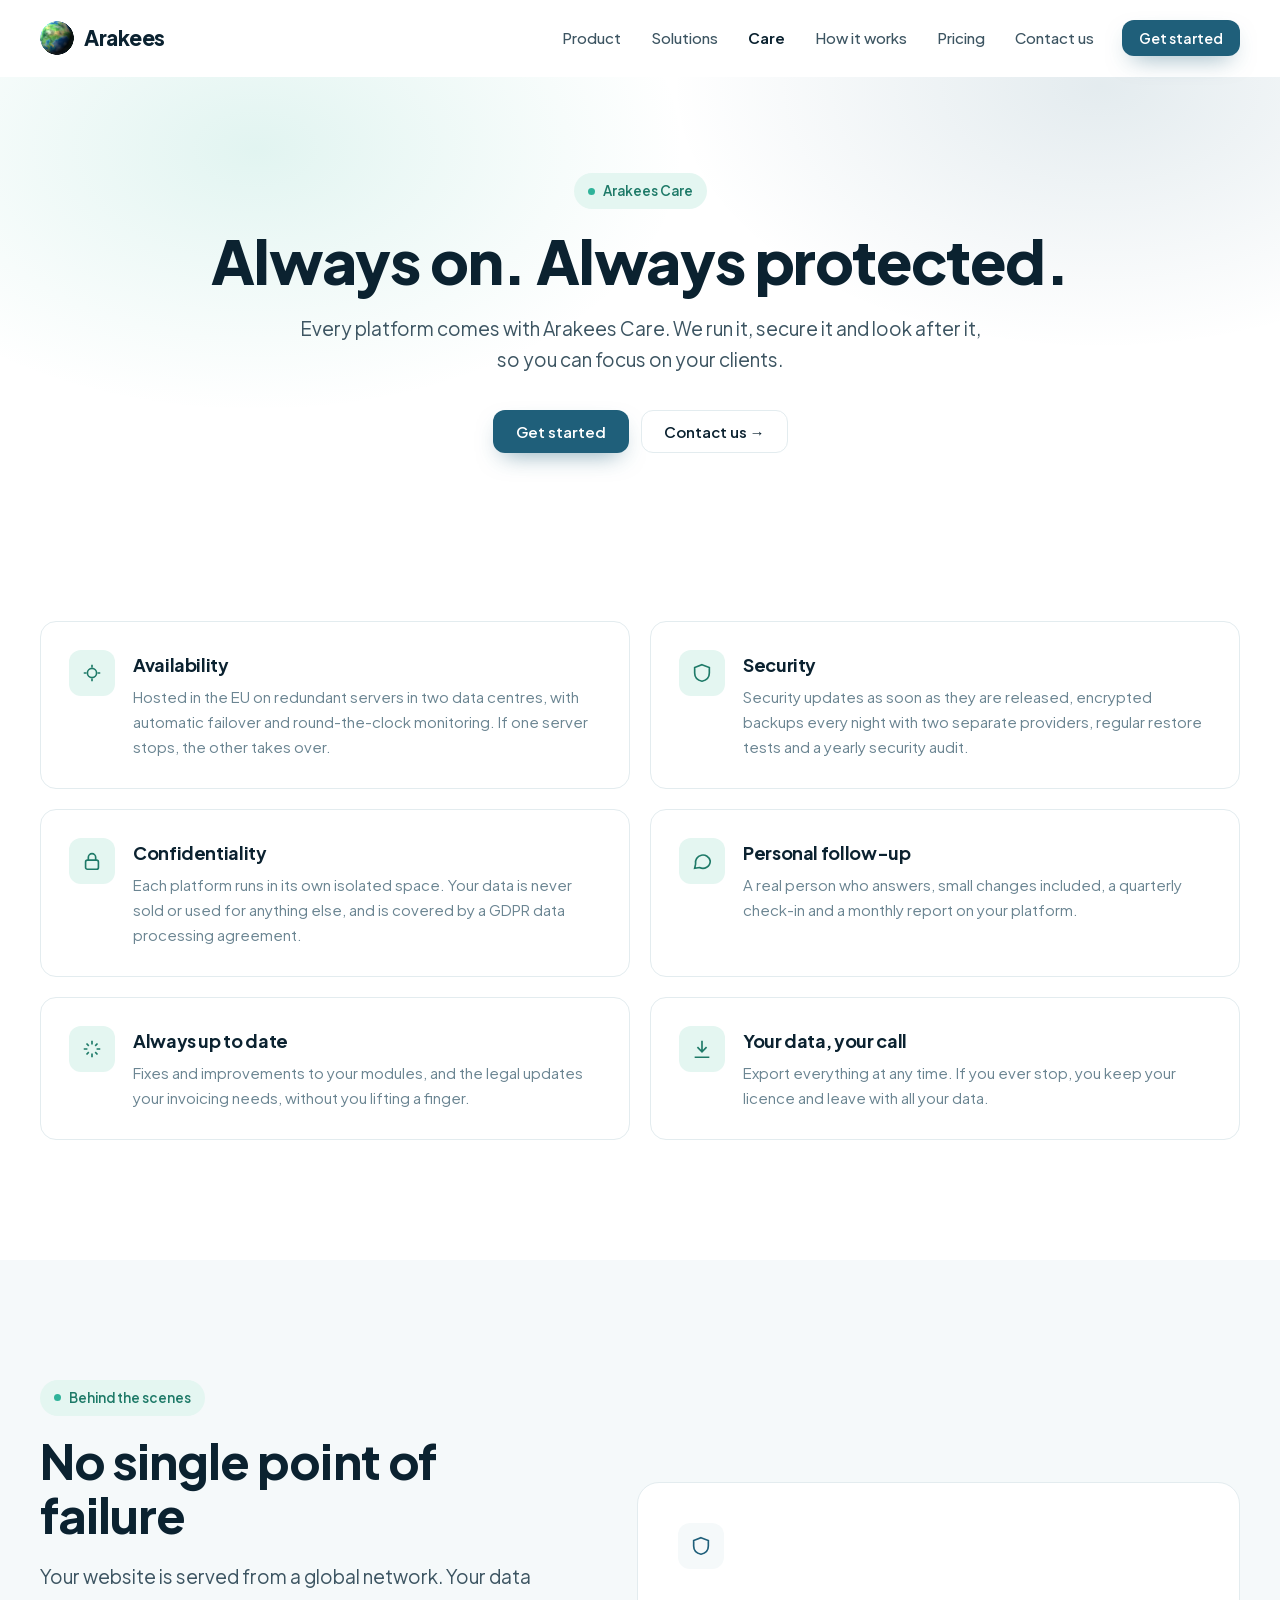
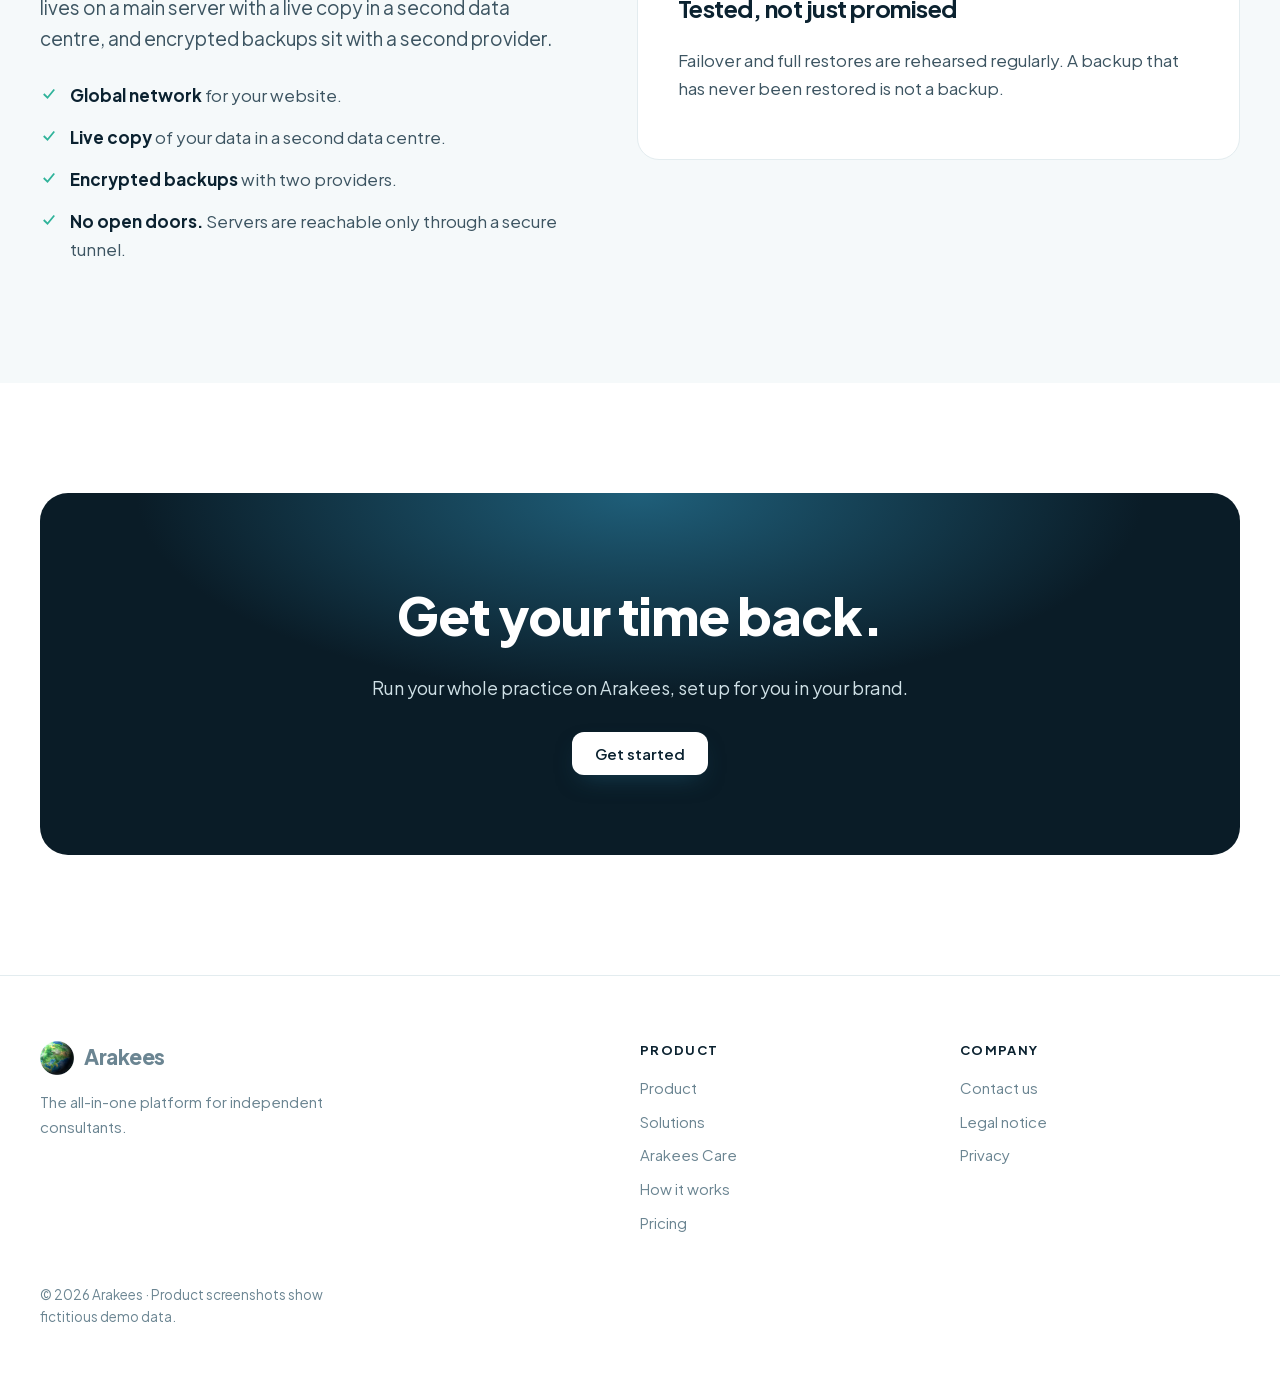
<file: care.html>
<!doctype html>
<html lang="en">
<head>
<meta charset="utf-8">
<meta name="viewport" content="width=device-width, initial-scale=1">
<title>Arakees Care · Availability, security and confidentiality</title>
<meta name="description" content="Redundant EU hosting, encrypted backups with two providers, isolated data and personal follow-up for every Arakees platform.">
<meta name="robots" content="index, follow, max-image-preview:large, max-snippet:-1">
<link rel="canonical" href="https://www.arakees.com/care">
<link rel="icon" href="/favicon.ico" sizes="48x48">
<link rel="icon" type="image/png" sizes="192x192" href="/assets/favicon-192.png">
<link rel="icon" type="image/png" sizes="96x96" href="/assets/favicon-96.png">
<link rel="apple-touch-icon" href="/assets/arakees-mark-512.png">
<meta property="og:type" content="website">
<meta property="og:site_name" content="Arakees">
<meta property="og:locale" content="en_GB">
<meta property="og:title" content="Arakees Care · Availability, security and confidentiality">
<meta property="og:description" content="Redundant EU hosting, encrypted backups with two providers, isolated data and personal follow-up for every Arakees platform.">
<meta property="og:url" content="https://www.arakees.com/care">
<meta property="og:image" content="https://www.arakees.com/assets/og-arakees.png">
<meta property="og:image:width" content="1200">
<meta property="og:image:height" content="630">
<meta property="og:image:alt" content="Arakees, the all-in-one platform for independent consultants">
<meta name="twitter:card" content="summary_large_image">
<meta name="twitter:title" content="Arakees Care · Availability, security and confidentiality">
<meta name="twitter:description" content="Redundant EU hosting, encrypted backups with two providers, isolated data and personal follow-up for every Arakees platform.">
<meta name="twitter:image" content="https://www.arakees.com/assets/og-arakees.png">
<meta name="theme-color" content="#ffffff">
<link rel="preload" href="/assets/fonts/PlusJakartaSans-normal-latin.woff2" as="font" type="font/woff2" crossorigin>
<link rel="preload" href="/assets/planet-2k.webp" as="image" type="image/webp">
<link rel="stylesheet" href="/assets/fonts/fonts.css">
<link rel="stylesheet" href="/assets/site.css?v=3">
<script type="application/ld+json">{"@context": "https://schema.org", "@graph": [{"@type": "Organization", "@id": "https://www.arakees.com/#org", "name": "Arakees", "url": "https://www.arakees.com/", "logo": "https://www.arakees.com/assets/arakees-mark-512.png", "description": "All-in-one platform for independent consultants and coaches: website, online booking, client portal, proposals and invoicing."}, {"@type": "WebSite", "@id": "https://www.arakees.com/#site", "url": "https://www.arakees.com/", "name": "Arakees", "inLanguage": "en", "publisher": {"@id": "https://www.arakees.com/#org"}}, {"@type": "WebPage", "@id": "https://www.arakees.com/care#page", "url": "https://www.arakees.com/care", "name": "Arakees Care · Availability, security and confidentiality", "description": "Redundant EU hosting, encrypted backups with two providers, isolated data and personal follow-up for every Arakees platform.", "inLanguage": "en", "isPartOf": {"@id": "https://www.arakees.com/#site"}, "primaryImageOfPage": "https://www.arakees.com/assets/og-arakees.png"}, {"@type": "BreadcrumbList", "itemListElement": [{"@type": "ListItem", "position": 1, "name": "Home", "item": "https://www.arakees.com/"}, {"@type": "ListItem", "position": 2, "name": "Arakees Care", "item": "https://www.arakees.com/care"}]}]}</script>
</head>
<body>
<header class="hdr" id="hdr">
  <div class="wrap">
    <a class="brand" href="/" aria-label="Arakees home"><img src="/assets/arakees-mark-128.png" alt="" width="34" height="34"><span>Arakees</span></a>
    <nav class="nav" aria-label="Main navigation"><a href="/product">Product</a><a href="/solutions">Solutions</a><a href="/care" class="on">Care</a><a href="/how-it-works">How it works</a><a href="/pricing">Pricing</a><a href="/contact">Contact us</a></nav>
    <a class="btn btn-primary btn-sm" href="/pricing">Get started</a>
    <nav class="mnav" aria-label="Quick links"><a href="/pricing">Pricing</a><a href="/contact">Contact us</a></nav>
  </div>
</header>
<main>
<section class="phero"><div class="wrap"><span class="eyebrow">Arakees Care</span><h1>Always on. Always protected.</h1><p class="lead">Every platform comes with Arakees Care. We run it, secure it and look after it, so you can focus on your clients.</p><div class="ctas"><a class="btn btn-primary" href="/pricing">Get started</a><a class="btn btn-ghost" href="/contact">Contact us →</a></div></div></section>
<section style="padding-top:40px">
  <div class="wrap">
    <div class="grid2">
      <div class="care rv"><div class="ico"><svg width="22" height="22" viewBox="0 0 24 24" fill="none" stroke="currentColor" stroke-width="1.8"><path d="M12 3v3M12 18v3M3 12h3M18 12h3"/><circle cx="12" cy="12" r="5"/></svg></div><div><h3>Availability</h3><p>Hosted in the EU on redundant servers in two data centres, with automatic failover and round-the-clock monitoring. If one server stops, the other takes over.</p></div></div>
      <div class="care rv"><div class="ico"><svg width="22" height="22" viewBox="0 0 24 24" fill="none" stroke="currentColor" stroke-width="1.8"><path d="M12 3l8 3v6c0 5-3.5 8-8 9-4.5-1-8-4-8-9V6z"/></svg></div><div><h3>Security</h3><p>Security updates as soon as they are released, encrypted backups every night with two separate providers, regular restore tests and a yearly security audit.</p></div></div>
      <div class="care rv"><div class="ico"><svg width="22" height="22" viewBox="0 0 24 24" fill="none" stroke="currentColor" stroke-width="1.8"><rect x="5" y="11" width="14" height="10" rx="2"/><path d="M8 11V8a4 4 0 018 0v3"/></svg></div><div><h3>Confidentiality</h3><p>Each platform runs in its own isolated space. Your data is never sold or used for anything else, and is covered by a GDPR data processing agreement.</p></div></div>
      <div class="care rv"><div class="ico"><svg width="22" height="22" viewBox="0 0 24 24" fill="none" stroke="currentColor" stroke-width="1.8"><path d="M21 12a8 8 0 01-11.7 7.1L4 20l1-4.6A8 8 0 1121 12z"/></svg></div><div><h3>Personal follow-up</h3><p>A real person who answers, small changes included, a quarterly check-in and a monthly report on your platform.</p></div></div>
      <div class="care rv"><div class="ico"><svg width="22" height="22" viewBox="0 0 24 24" fill="none" stroke="currentColor" stroke-width="1.8"><path d="M12 3v4M12 17v4M3 12h4M17 12h4M6 6l2.5 2.5M15.5 15.5L18 18M6 18l2.5-2.5M15.5 8.5L18 6"/></svg></div><div><h3>Always up to date</h3><p>Fixes and improvements to your modules, and the legal updates your invoicing needs, without you lifting a finger.</p></div></div>
      <div class="care rv"><div class="ico"><svg width="22" height="22" viewBox="0 0 24 24" fill="none" stroke="currentColor" stroke-width="1.8"><path d="M12 3v12M7 10l5 5 5-5M4 21h16"/></svg></div><div><h3>Your data, your call</h3><p>Export everything at any time. If you ever stop, you keep your licence and leave with all your data.</p></div></div>
    </div>
  </div>
</section>
<section class="soft">
  <div class="wrap split">
    <div class="rv">
      <span class="eyebrow">Behind the scenes</span>
      <h2 class="h2">No single point of failure</h2>
      <p class="lead">Your website is served from a global network. Your data lives on a main server with a live copy in a second data centre, and encrypted backups sit with a second provider.</p>
      <ul class="checks"><li><svg width="18" height="18" viewBox="0 0 24 24" fill="none" stroke="currentColor" stroke-width="2.4"><path d="M5 12l5 5 9-11"/></svg><span><b>Global network</b> for your website.</span></li><li><svg width="18" height="18" viewBox="0 0 24 24" fill="none" stroke="currentColor" stroke-width="2.4"><path d="M5 12l5 5 9-11"/></svg><span><b>Live copy</b> of your data in a second data centre.</span></li><li><svg width="18" height="18" viewBox="0 0 24 24" fill="none" stroke="currentColor" stroke-width="2.4"><path d="M5 12l5 5 9-11"/></svg><span><b>Encrypted backups</b> with two providers.</span></li><li><svg width="18" height="18" viewBox="0 0 24 24" fill="none" stroke="currentColor" stroke-width="2.4"><path d="M5 12l5 5 9-11"/></svg><span><b>No open doors.</b> Servers are reachable only through a secure tunnel.</span></li></ul>
    </div>
    <div class="big-card rv"><div class="ico"><svg width="22" height="22" viewBox="0 0 24 24" fill="none" stroke="currentColor" stroke-width="1.8"><path d="M12 3l8 3v6c0 5-3.5 8-8 9-4.5-1-8-4-8-9V6z"/></svg></div><h3>Tested, not just promised</h3><p class="lead" style="font-size:17px">Failover and full restores are rehearsed regularly. A backup that has never been restored is not a backup.</p></div>
  </div>
</section>
<section class="band">
  <div class="wrap">
    <div class="box rv">
      <h2>Get your time back.</h2>
      <p>Run your whole practice on Arakees, set up for you in your brand.</p>
      <a class="btn btn-primary" href="/pricing">Get started</a>
    </div>
  </div>
</section>
</main>
<footer class="ftr">
  <div class="wrap">
    <div class="cols">
      <div><a class="brand" href="/"><img src="/assets/arakees-mark-128.png" alt="" width="34" height="34"><span>Arakees</span></a><p>The all-in-one platform for independent consultants.</p></div>
      <div><h4>Product</h4><ul><li><a href="/product">Product</a></li><li><a href="/solutions">Solutions</a></li><li><a href="/care">Arakees Care</a></li><li><a href="/how-it-works">How it works</a></li><li><a href="/pricing">Pricing</a></li></ul></div>
      <div><h4>Company</h4><ul><li><a href="/contact">Contact us</a></li><li><a href="/mentions-legales">Legal notice</a></li><li><a href="/privacy">Privacy</a></li></ul></div>
    </div>
    <p class="copy">© 2026 Arakees · Product screenshots show fictitious demo data.</p>
  </div>
</footer>
<script>
(function () {
  const io = new IntersectionObserver(es => es.forEach(e => { if (e.isIntersecting) { e.target.classList.add('in'); io.unobserve(e.target); } }), { threshold: .15 });
  document.querySelectorAll('.rv').forEach(el => io.observe(el));
  const hdr = document.getElementById('hdr'), frame = document.getElementById('heroFrame');
  const onScroll = () => { hdr.classList.toggle('scrolled', scrollY > 8); if (frame) frame.style.setProperty('--tilt', Math.max(0, 10 - scrollY / 40) + 'deg'); };
  addEventListener('scroll', onScroll, { passive: true }); onScroll();
  // Email address assembled in the browser: readable by people, absent from the HTML for bots.
  document.querySelectorAll('.eml').forEach(el => { const a = document.createElement('a'); a.href = 'mailto:' + el.dataset.u + '@' + el.dataset.d; a.textContent = el.dataset.u + '@' + el.dataset.d; el.replaceWith(a); });
})();
</script>
<script type="module" src="/assets/logo-planet.js"></script>
</body>
</html>
</file>
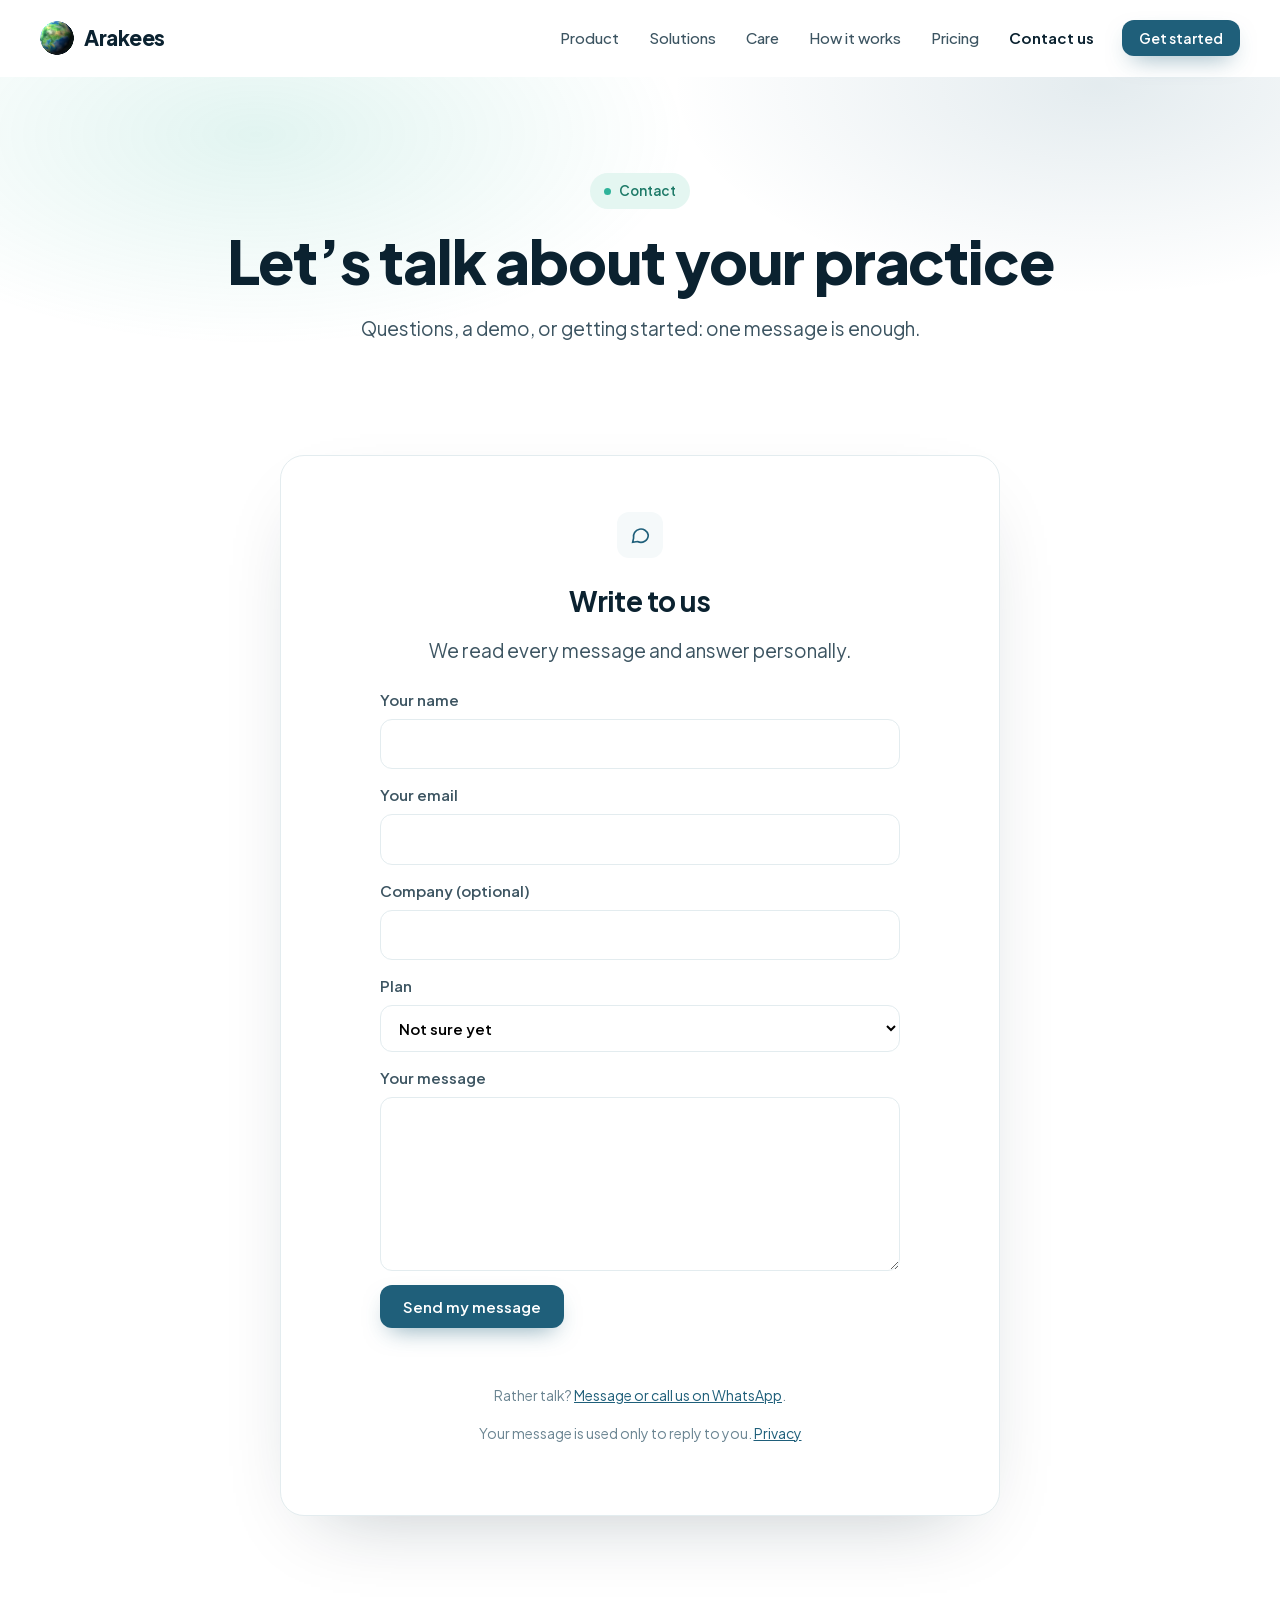
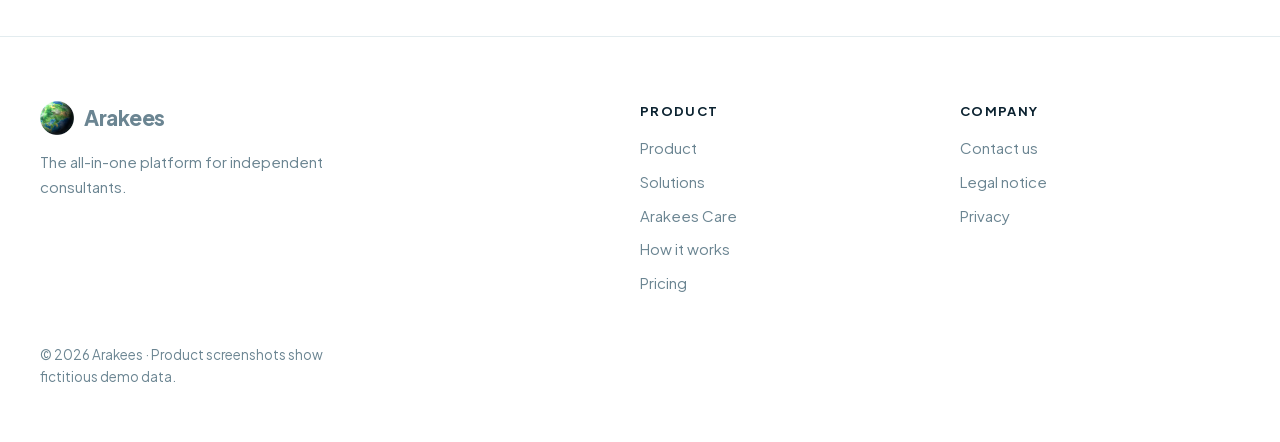
<file: contact.html>
<!doctype html>
<html lang="en">
<head>
<meta charset="utf-8">
<meta name="viewport" content="width=device-width, initial-scale=1">
<title>Contact · Arakees</title>
<meta name="description" content="Questions, a demo or getting started: write to Arakees through the contact form. We answer every message personally.">
<meta name="robots" content="index, follow, max-image-preview:large, max-snippet:-1">
<link rel="canonical" href="https://www.arakees.com/contact">
<link rel="icon" href="/favicon.ico" sizes="48x48">
<link rel="icon" type="image/png" sizes="192x192" href="/assets/favicon-192.png">
<link rel="icon" type="image/png" sizes="96x96" href="/assets/favicon-96.png">
<link rel="apple-touch-icon" href="/assets/arakees-mark-512.png">
<meta property="og:type" content="website">
<meta property="og:site_name" content="Arakees">
<meta property="og:locale" content="en_GB">
<meta property="og:title" content="Contact · Arakees">
<meta property="og:description" content="Questions, a demo or getting started: write to Arakees through the contact form. We answer every message personally.">
<meta property="og:url" content="https://www.arakees.com/contact">
<meta property="og:image" content="https://www.arakees.com/assets/og-arakees.png">
<meta property="og:image:width" content="1200">
<meta property="og:image:height" content="630">
<meta property="og:image:alt" content="Arakees, the all-in-one platform for independent consultants">
<meta name="twitter:card" content="summary_large_image">
<meta name="twitter:title" content="Contact · Arakees">
<meta name="twitter:description" content="Questions, a demo or getting started: write to Arakees through the contact form. We answer every message personally.">
<meta name="twitter:image" content="https://www.arakees.com/assets/og-arakees.png">
<meta name="theme-color" content="#ffffff">
<link rel="preload" href="/assets/fonts/PlusJakartaSans-normal-latin.woff2" as="font" type="font/woff2" crossorigin>
<link rel="preload" href="/assets/planet-2k.webp" as="image" type="image/webp">
<link rel="stylesheet" href="/assets/fonts/fonts.css">
<link rel="stylesheet" href="/assets/site.css?v=3">
<script type="application/ld+json">{"@context": "https://schema.org", "@graph": [{"@type": "Organization", "@id": "https://www.arakees.com/#org", "name": "Arakees", "url": "https://www.arakees.com/", "logo": "https://www.arakees.com/assets/arakees-mark-512.png", "description": "All-in-one platform for independent consultants and coaches: website, online booking, client portal, proposals and invoicing."}, {"@type": "WebSite", "@id": "https://www.arakees.com/#site", "url": "https://www.arakees.com/", "name": "Arakees", "inLanguage": "en", "publisher": {"@id": "https://www.arakees.com/#org"}}, {"@type": "WebPage", "@id": "https://www.arakees.com/contact#page", "url": "https://www.arakees.com/contact", "name": "Contact · Arakees", "description": "Questions, a demo or getting started: write to Arakees through the contact form. We answer every message personally.", "inLanguage": "en", "isPartOf": {"@id": "https://www.arakees.com/#site"}, "primaryImageOfPage": "https://www.arakees.com/assets/og-arakees.png"}, {"@type": "BreadcrumbList", "itemListElement": [{"@type": "ListItem", "position": 1, "name": "Home", "item": "https://www.arakees.com/"}, {"@type": "ListItem", "position": 2, "name": "Contact", "item": "https://www.arakees.com/contact"}]}]}</script>
</head>
<body>
<header class="hdr" id="hdr">
  <div class="wrap">
    <a class="brand" href="/" aria-label="Arakees home"><img src="/assets/arakees-mark-128.png" alt="" width="34" height="34"><span>Arakees</span></a>
    <nav class="nav" aria-label="Main navigation"><a href="/product">Product</a><a href="/solutions">Solutions</a><a href="/care">Care</a><a href="/how-it-works">How it works</a><a href="/pricing">Pricing</a><a href="/contact" class="on">Contact us</a></nav>
    <a class="btn btn-primary btn-sm" href="/pricing">Get started</a>
    <nav class="mnav" aria-label="Quick links"><a href="/pricing">Pricing</a><a href="/contact">Contact us</a></nav>
  </div>
</header>
<main>
<section class="phero"><div class="wrap"><span class="eyebrow">Contact</span><h1>Let’s talk about your practice</h1><p class="lead">Questions, a demo, or getting started: one message is enough.</p></div></section>
<section style="padding-top:20px">
  <div class="wrap">
    <div class="contact-card rv">
      <div class="ico"><svg width="22" height="22" viewBox="0 0 24 24" fill="none" stroke="currentColor" stroke-width="1.8"><path d="M21 12a8 8 0 01-11.7 7.1L4 20l1-4.6A8 8 0 1121 12z"/></svg></div>
      <h2 id="form">Write to us</h2>
      <p class="lead" style="margin:0 auto 22px">We read every message and answer personally.</p>
      <form id="contact-form" class="cform" novalidate>
        <label>Your name<input name="name" required maxlength="100" autocomplete="name"></label>
        <label>Your email<input name="email" type="email" required maxlength="200" autocomplete="email"></label>
        <label>Company (optional)<input name="company" maxlength="200" autocomplete="organization"></label>
        <label>Plan<select name="plan"><option value="">Not sure yet</option><option>Essential</option><option>Pro</option><option>Firm</option></select></label>
        <label>Your message<textarea name="message" required minlength="10" maxlength="2000" rows="6"></textarea></label>
        <div class="hp" aria-hidden="true"><label>Website<input name="websiteUrl" tabindex="-1" autocomplete="off"></label></div>
        <button class="btn btn-primary" type="submit">Send my message</button>
        <p class="form-status note" role="status" aria-live="polite"></p>
      </form>
      <p class="note">Rather talk? <a href="https://wa.me/33744961460" rel="noopener">Message or call us on WhatsApp</a>.</p>
      <p class="note">Your message is used only to reply to you. <a href="/privacy">Privacy</a></p>
    </div>
  </div>
</section>
<style>
.cform { display: grid; gap: 14px; text-align: left; max-width: 520px; margin: 0 auto; }
.cform label { display: grid; gap: 6px; font-weight: 600; font-size: 15px; }
.cform label span { font-weight: 400; color: var(--muted, #6a8692); }
.cform input, .cform textarea, .cform select { font: inherit; padding: 12px 14px; border: 1px solid var(--line); border-radius: 12px; background: #fff; }
.cform input:focus, .cform textarea:focus, .cform select:focus { outline: 2px solid var(--brand); outline-offset: 1px; }
.cform button { justify-self: start; }
.cform .hp { position: absolute; width: 1px; height: 1px; margin: -1px; padding: 0; overflow: hidden; clip: rect(0,0,0,0); white-space: nowrap; border: 0; }
</style>
<script src="/assets/contact.js?v=2" defer></script>
</main>
<footer class="ftr">
  <div class="wrap">
    <div class="cols">
      <div><a class="brand" href="/"><img src="/assets/arakees-mark-128.png" alt="" width="34" height="34"><span>Arakees</span></a><p>The all-in-one platform for independent consultants.</p></div>
      <div><h4>Product</h4><ul><li><a href="/product">Product</a></li><li><a href="/solutions">Solutions</a></li><li><a href="/care">Arakees Care</a></li><li><a href="/how-it-works">How it works</a></li><li><a href="/pricing">Pricing</a></li></ul></div>
      <div><h4>Company</h4><ul><li><a href="/contact">Contact us</a></li><li><a href="/mentions-legales">Legal notice</a></li><li><a href="/privacy">Privacy</a></li></ul></div>
    </div>
    <p class="copy">© 2026 Arakees · Product screenshots show fictitious demo data.</p>
  </div>
</footer>
<script>
(function () {
  const io = new IntersectionObserver(es => es.forEach(e => { if (e.isIntersecting) { e.target.classList.add('in'); io.unobserve(e.target); } }), { threshold: .15 });
  document.querySelectorAll('.rv').forEach(el => io.observe(el));
  const hdr = document.getElementById('hdr'), frame = document.getElementById('heroFrame');
  const onScroll = () => { hdr.classList.toggle('scrolled', scrollY > 8); if (frame) frame.style.setProperty('--tilt', Math.max(0, 10 - scrollY / 40) + 'deg'); };
  addEventListener('scroll', onScroll, { passive: true }); onScroll();
  // Email address assembled in the browser: readable by people, absent from the HTML for bots.
  document.querySelectorAll('.eml').forEach(el => { const a = document.createElement('a'); a.href = 'mailto:' + el.dataset.u + '@' + el.dataset.d; a.textContent = el.dataset.u + '@' + el.dataset.d; el.replaceWith(a); });
})();
</script>
<script type="module" src="/assets/logo-planet.js"></script>
</body>
</html>
</file>
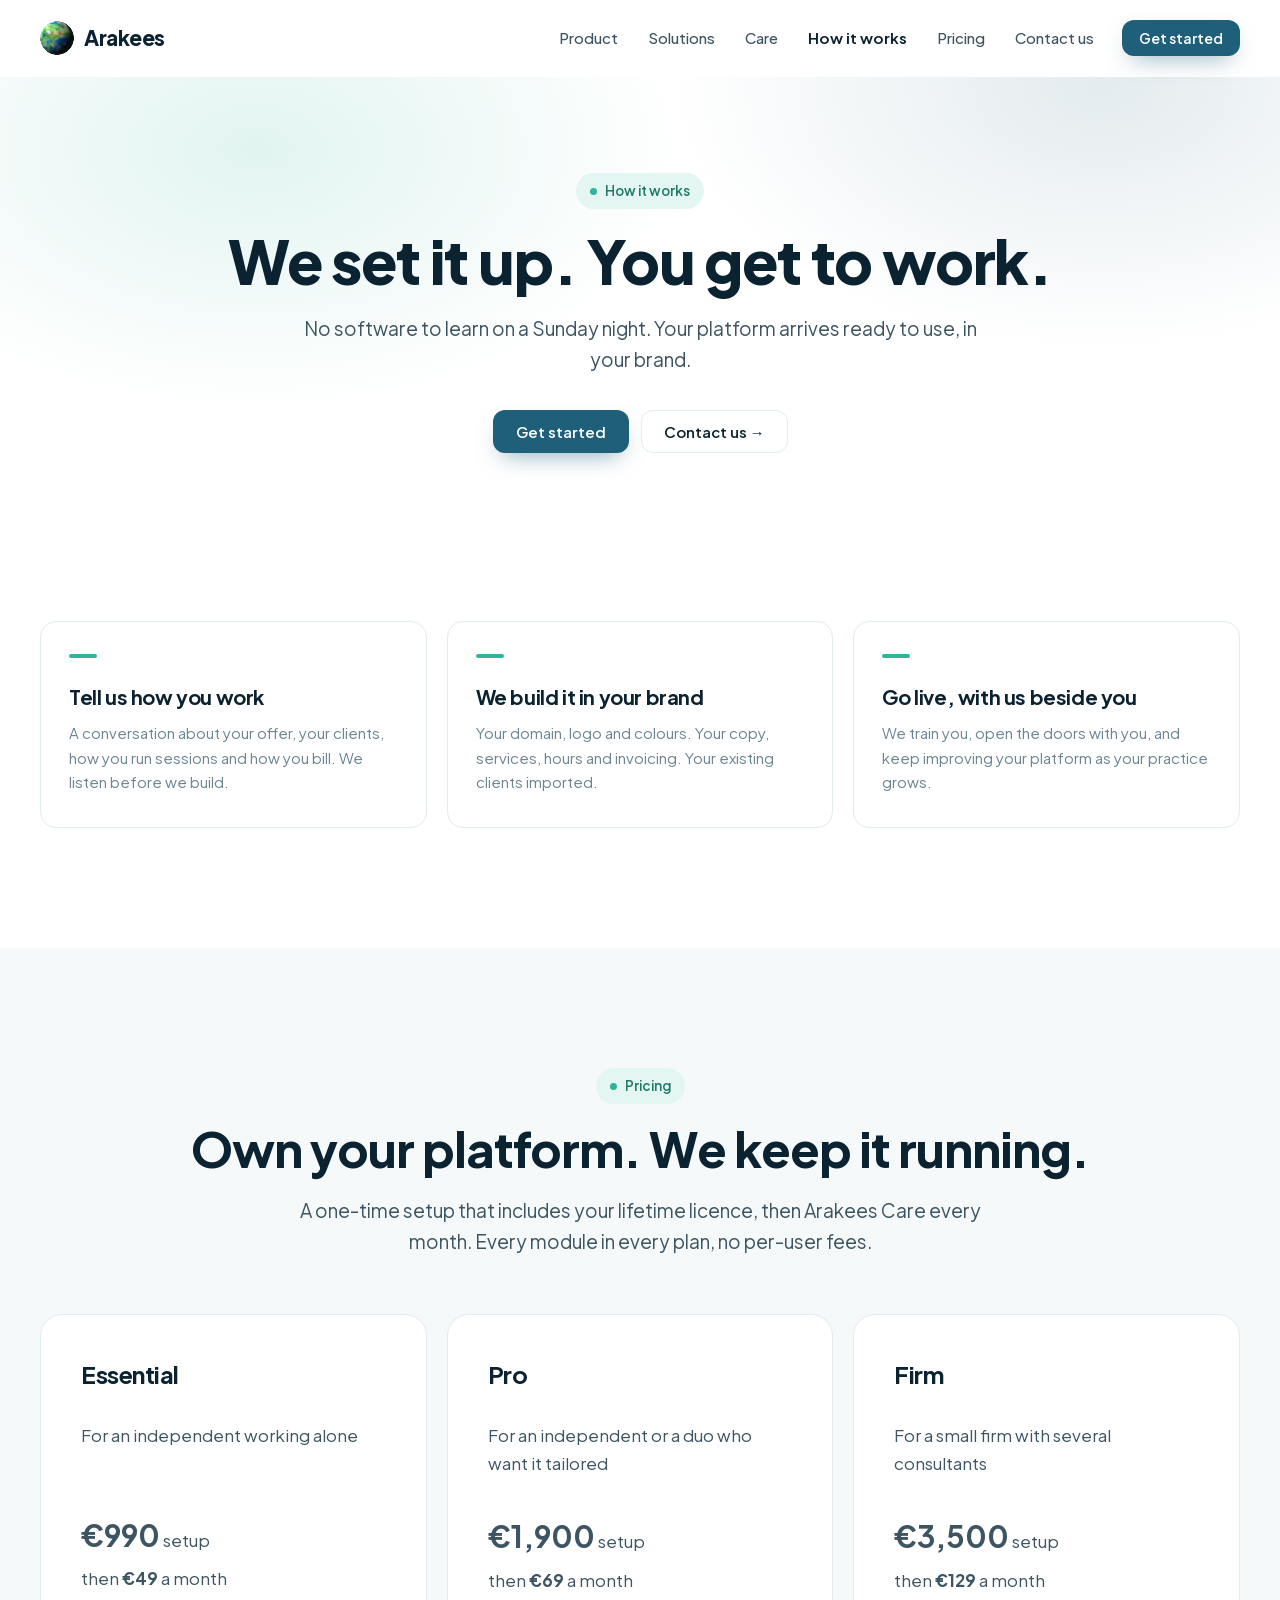
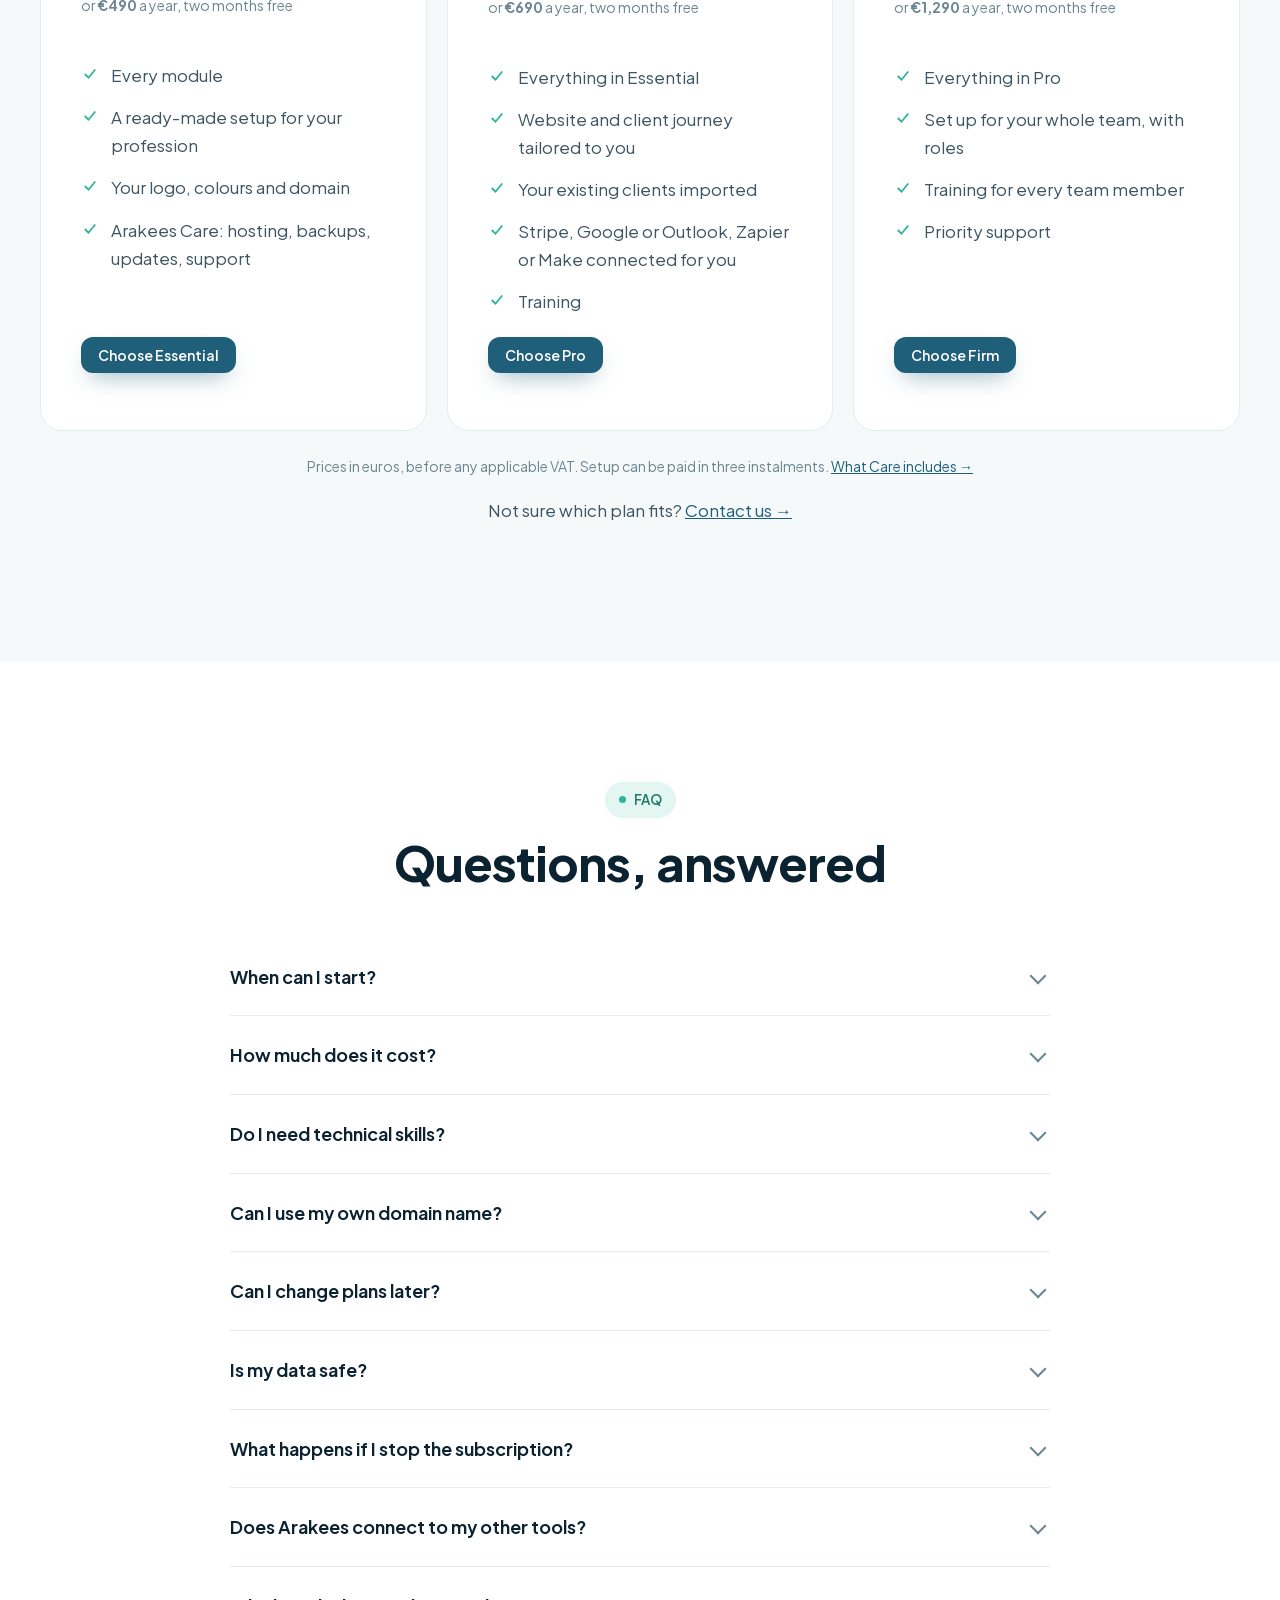
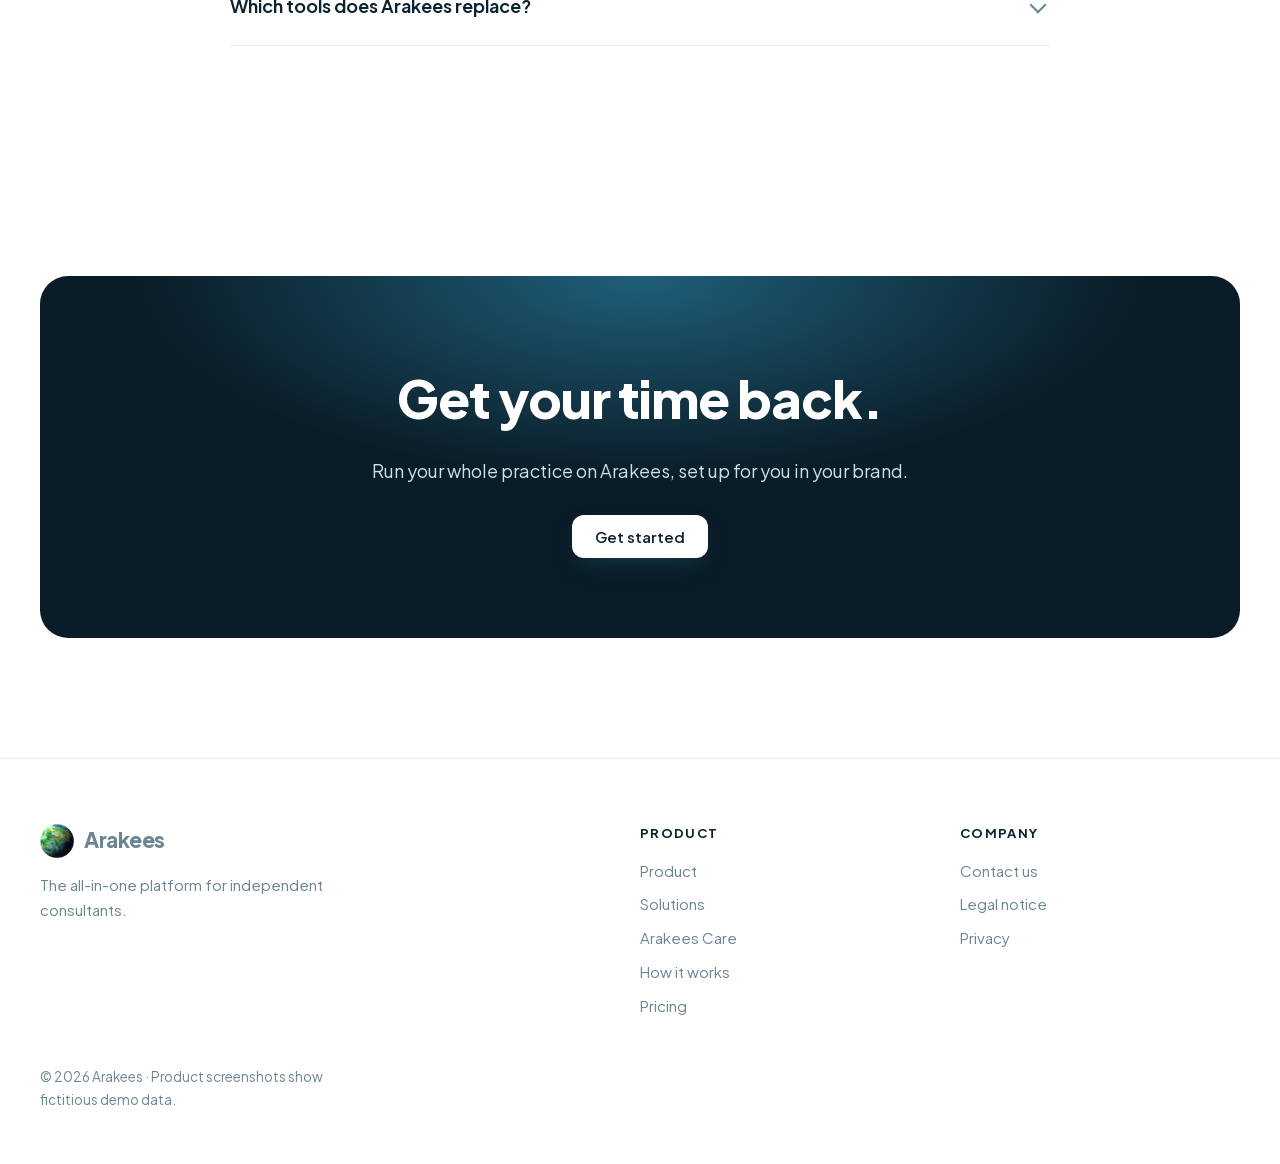
<file: how-it-works.html>
<!doctype html>
<html lang="en">
<head>
<meta charset="utf-8">
<meta name="viewport" content="width=device-width, initial-scale=1">
<title>How it works, pricing model and FAQ · Arakees</title>
<meta name="description" content="We set up your platform in your brand. Pricing: setup from €990 including a lifetime licence, then Arakees Care from €49 a month. Frequently asked questions.">
<meta name="robots" content="index, follow, max-image-preview:large, max-snippet:-1">
<link rel="canonical" href="https://www.arakees.com/how-it-works">
<link rel="icon" href="/favicon.ico" sizes="48x48">
<link rel="icon" type="image/png" sizes="192x192" href="/assets/favicon-192.png">
<link rel="icon" type="image/png" sizes="96x96" href="/assets/favicon-96.png">
<link rel="apple-touch-icon" href="/assets/arakees-mark-512.png">
<meta property="og:type" content="website">
<meta property="og:site_name" content="Arakees">
<meta property="og:locale" content="en_GB">
<meta property="og:title" content="How it works, pricing model and FAQ · Arakees">
<meta property="og:description" content="We set up your platform in your brand. Pricing: setup from €990 including a lifetime licence, then Arakees Care from €49 a month. Frequently asked questions.">
<meta property="og:url" content="https://www.arakees.com/how-it-works">
<meta property="og:image" content="https://www.arakees.com/assets/og-arakees.png">
<meta property="og:image:width" content="1200">
<meta property="og:image:height" content="630">
<meta property="og:image:alt" content="Arakees, the all-in-one platform for independent consultants">
<meta name="twitter:card" content="summary_large_image">
<meta name="twitter:title" content="How it works, pricing model and FAQ · Arakees">
<meta name="twitter:description" content="We set up your platform in your brand. Pricing: setup from €990 including a lifetime licence, then Arakees Care from €49 a month. Frequently asked questions.">
<meta name="twitter:image" content="https://www.arakees.com/assets/og-arakees.png">
<meta name="theme-color" content="#ffffff">
<link rel="preload" href="/assets/fonts/PlusJakartaSans-normal-latin.woff2" as="font" type="font/woff2" crossorigin>
<link rel="preload" href="/assets/planet-2k.webp" as="image" type="image/webp">
<link rel="stylesheet" href="/assets/fonts/fonts.css">
<link rel="stylesheet" href="/assets/site.css?v=3">
<script type="application/ld+json">{"@context": "https://schema.org", "@graph": [{"@type": "Organization", "@id": "https://www.arakees.com/#org", "name": "Arakees", "url": "https://www.arakees.com/", "logo": "https://www.arakees.com/assets/arakees-mark-512.png", "description": "All-in-one platform for independent consultants and coaches: website, online booking, client portal, proposals and invoicing."}, {"@type": "WebSite", "@id": "https://www.arakees.com/#site", "url": "https://www.arakees.com/", "name": "Arakees", "inLanguage": "en", "publisher": {"@id": "https://www.arakees.com/#org"}}, {"@type": "WebPage", "@id": "https://www.arakees.com/how-it-works#page", "url": "https://www.arakees.com/how-it-works", "name": "How it works, pricing model and FAQ · Arakees", "description": "We set up your platform in your brand. Pricing: setup from €990 including a lifetime licence, then Arakees Care from €49 a month. Frequently asked questions.", "inLanguage": "en", "isPartOf": {"@id": "https://www.arakees.com/#site"}, "primaryImageOfPage": "https://www.arakees.com/assets/og-arakees.png"}, {"@type": "FAQPage", "mainEntity": [{"@type": "Question", "name": "When can I start?", "acceptedAnswer": {"@type": "Answer", "text": "Now. Write to us, we set up your platform for you and walk you through it."}}, {"@type": "Question", "name": "How much does it cost?", "acceptedAnswer": {"@type": "Answer", "text": "A one-time setup from €990, which includes your lifetime licence and can be paid in three instalments, then Arakees Care from €49 a month. Every plan includes every module, with no per-user fees."}}, {"@type": "Question", "name": "Do I need technical skills?", "acceptedAnswer": {"@type": "Answer", "text": "No. We set up your platform for you, and you edit your own pages without a developer."}}, {"@type": "Question", "name": "Can I use my own domain name?", "acceptedAnswer": {"@type": "Answer", "text": "Yes. Your website and client portal live at your own address, with your logo and colours."}}, {"@type": "Question", "name": "Can I change plans later?", "acceptedAnswer": {"@type": "Answer", "text": "Yes. Every plan already includes every module. You can move to a higher plan at any time and only pay the difference in setup."}}, {"@type": "Question", "name": "Is my data safe?", "acceptedAnswer": {"@type": "Answer", "text": "Each platform is isolated from the others, hosted in the EU, backed up every night with two providers and monitored around the clock. You can export your data at any time."}}, {"@type": "Question", "name": "What happens if I stop the subscription?", "acceptedAnswer": {"@type": "Answer", "text": "You keep your licence and receive a full export of your data. Your platform is paused, and you can bring it back without buying a new licence."}}, {"@type": "Question", "name": "Does Arakees connect to my other tools?", "acceptedAnswer": {"@type": "Answer", "text": "Yes. Arakees works with Zapier and Make through API keys and signed webhooks, syncs both ways with Google Calendar and Outlook, takes card payments with Stripe and sends contacts to Brevo."}}, {"@type": "Question", "name": "Which tools does Arakees replace?", "acceptedAnswer": {"@type": "Answer", "text": "Usually a booking tool, an invoicing tool, a document-sharing space and a separate website."}}]}, {"@type": "BreadcrumbList", "itemListElement": [{"@type": "ListItem", "position": 1, "name": "Home", "item": "https://www.arakees.com/"}, {"@type": "ListItem", "position": 2, "name": "How it works", "item": "https://www.arakees.com/how-it-works"}]}]}</script>
</head>
<body>
<header class="hdr" id="hdr">
  <div class="wrap">
    <a class="brand" href="/" aria-label="Arakees home"><img src="/assets/arakees-mark-128.png" alt="" width="34" height="34"><span>Arakees</span></a>
    <nav class="nav" aria-label="Main navigation"><a href="/product">Product</a><a href="/solutions">Solutions</a><a href="/care">Care</a><a href="/how-it-works" class="on">How it works</a><a href="/pricing">Pricing</a><a href="/contact">Contact us</a></nav>
    <a class="btn btn-primary btn-sm" href="/pricing">Get started</a>
    <nav class="mnav" aria-label="Quick links"><a href="/pricing">Pricing</a><a href="/contact">Contact us</a></nav>
  </div>
</header>
<main>
<section class="phero"><div class="wrap"><span class="eyebrow">How it works</span><h1>We set it up. You get to work.</h1><p class="lead">No software to learn on a Sunday night. Your platform arrives ready to use, in your brand.</p><div class="ctas"><a class="btn btn-primary" href="/pricing">Get started</a><a class="btn btn-ghost" href="/contact">Contact us →</a></div></div></section>
<section style="padding-top:40px">
  <div class="wrap">
    <div class="steps">
      <div class="step rv"><h3>Tell us how you work</h3><p>A conversation about your offer, your clients, how you run sessions and how you bill. We listen before we build.</p></div>
      <div class="step rv"><h3>We build it in your brand</h3><p>Your domain, logo and colours. Your copy, services, hours and invoicing. Your existing clients imported.</p></div>
      <div class="step rv"><h3>Go live, with us beside you</h3><p>We train you, open the doors with you, and keep improving your platform as your practice grows.</p></div>
    </div>
  </div>
</section>
<section class="soft" id="pricing">
  <div class="wrap">
    <div class="center"><span class="eyebrow">Pricing</span><h2 class="h2">Own your platform. We keep it running.</h2><p class="lead">A one-time setup that includes your lifetime licence, then Arakees Care every month. Every module in every plan, no per-user fees.</p></div>
    <div class="solo"><div class="big-card rv" style="display:flex;flex-direction:column"><h3 style="margin-top:0">Essential</h3><p style="min-height:3.2em">For an independent working alone</p><p style="margin:18px 0 4px"><b style="font-size:30px">€990</b> setup</p><p style="margin:0">then <b>€49</b> a month</p><p class="note" style="margin:2px 0 18px">or <b>€490</b> a year, two months free</p><ul class="checks"><li><svg width="18" height="18" viewBox="0 0 24 24" fill="none" stroke="currentColor" stroke-width="2.4"><path d="M5 12l5 5 9-11"/></svg><span>Every module</span></li><li><svg width="18" height="18" viewBox="0 0 24 24" fill="none" stroke="currentColor" stroke-width="2.4"><path d="M5 12l5 5 9-11"/></svg><span>A ready-made setup for your profession</span></li><li><svg width="18" height="18" viewBox="0 0 24 24" fill="none" stroke="currentColor" stroke-width="2.4"><path d="M5 12l5 5 9-11"/></svg><span>Your logo, colours and domain</span></li><li><svg width="18" height="18" viewBox="0 0 24 24" fill="none" stroke="currentColor" stroke-width="2.4"><path d="M5 12l5 5 9-11"/></svg><span>Arakees Care: hosting, backups, updates, support</span></li></ul><p style="margin-top:auto;padding-top:22px"><a class="btn btn-primary btn-sm" href="/contact?plan=Essential#form">Choose Essential</a></p></div><div class="big-card rv" style="display:flex;flex-direction:column"><h3 style="margin-top:0">Pro</h3><p style="min-height:3.2em">For an independent or a duo who want it tailored</p><p style="margin:18px 0 4px"><b style="font-size:30px">€1,900</b> setup</p><p style="margin:0">then <b>€69</b> a month</p><p class="note" style="margin:2px 0 18px">or <b>€690</b> a year, two months free</p><ul class="checks"><li><svg width="18" height="18" viewBox="0 0 24 24" fill="none" stroke="currentColor" stroke-width="2.4"><path d="M5 12l5 5 9-11"/></svg><span>Everything in Essential</span></li><li><svg width="18" height="18" viewBox="0 0 24 24" fill="none" stroke="currentColor" stroke-width="2.4"><path d="M5 12l5 5 9-11"/></svg><span>Website and client journey tailored to you</span></li><li><svg width="18" height="18" viewBox="0 0 24 24" fill="none" stroke="currentColor" stroke-width="2.4"><path d="M5 12l5 5 9-11"/></svg><span>Your existing clients imported</span></li><li><svg width="18" height="18" viewBox="0 0 24 24" fill="none" stroke="currentColor" stroke-width="2.4"><path d="M5 12l5 5 9-11"/></svg><span>Stripe, Google or Outlook, Zapier or Make connected for you</span></li><li><svg width="18" height="18" viewBox="0 0 24 24" fill="none" stroke="currentColor" stroke-width="2.4"><path d="M5 12l5 5 9-11"/></svg><span>Training</span></li></ul><p style="margin-top:auto;padding-top:22px"><a class="btn btn-primary btn-sm" href="/contact?plan=Pro#form">Choose Pro</a></p></div><div class="big-card rv" style="display:flex;flex-direction:column"><h3 style="margin-top:0">Firm</h3><p style="min-height:3.2em">For a small firm with several consultants</p><p style="margin:18px 0 4px"><b style="font-size:30px">€3,500</b> setup</p><p style="margin:0">then <b>€129</b> a month</p><p class="note" style="margin:2px 0 18px">or <b>€1,290</b> a year, two months free</p><ul class="checks"><li><svg width="18" height="18" viewBox="0 0 24 24" fill="none" stroke="currentColor" stroke-width="2.4"><path d="M5 12l5 5 9-11"/></svg><span>Everything in Pro</span></li><li><svg width="18" height="18" viewBox="0 0 24 24" fill="none" stroke="currentColor" stroke-width="2.4"><path d="M5 12l5 5 9-11"/></svg><span>Set up for your whole team, with roles</span></li><li><svg width="18" height="18" viewBox="0 0 24 24" fill="none" stroke="currentColor" stroke-width="2.4"><path d="M5 12l5 5 9-11"/></svg><span>Training for every team member</span></li><li><svg width="18" height="18" viewBox="0 0 24 24" fill="none" stroke="currentColor" stroke-width="2.4"><path d="M5 12l5 5 9-11"/></svg><span>Priority support</span></li></ul><p style="margin-top:auto;padding-top:22px"><a class="btn btn-primary btn-sm" href="/contact?plan=Firm#form">Choose Firm</a></p></div></div>
    <p class="center note" style="margin-top:24px">Prices in euros, before any applicable VAT. Setup can be paid in three instalments. <a href="/care">What Care includes →</a></p>
    <p class="center" style="margin-top:18px">Not sure which plan fits? <a href="/contact">Contact us →</a></p>
  </div>
</section>
<section>
  <div class="wrap">
    <div class="center"><span class="eyebrow">FAQ</span><h2 class="h2">Questions, answered</h2></div>
    <div class="faq"><details><summary>When can I start?</summary><p>Now. Write to us, we set up your platform for you and walk you through it.</p></details><details><summary>How much does it cost?</summary><p>A one-time setup from €990, which includes your lifetime licence and can be paid in three instalments, then Arakees Care from €49 a month. Every plan includes every module, with no per-user fees.</p></details><details><summary>Do I need technical skills?</summary><p>No. We set up your platform for you, and you edit your own pages without a developer.</p></details><details><summary>Can I use my own domain name?</summary><p>Yes. Your website and client portal live at your own address, with your logo and colours.</p></details><details><summary>Can I change plans later?</summary><p>Yes. Every plan already includes every module. You can move to a higher plan at any time and only pay the difference in setup.</p></details><details><summary>Is my data safe?</summary><p>Each platform is isolated from the others, hosted in the EU, backed up every night with two providers and monitored around the clock. You can export your data at any time.</p></details><details><summary>What happens if I stop the subscription?</summary><p>You keep your licence and receive a full export of your data. Your platform is paused, and you can bring it back without buying a new licence.</p></details><details><summary>Does Arakees connect to my other tools?</summary><p>Yes. Arakees works with Zapier and Make through API keys and signed webhooks, syncs both ways with Google Calendar and Outlook, takes card payments with Stripe and sends contacts to Brevo.</p></details><details><summary>Which tools does Arakees replace?</summary><p>Usually a booking tool, an invoicing tool, a document-sharing space and a separate website.</p></details></div>
  </div>
</section>
<section class="band">
  <div class="wrap">
    <div class="box rv">
      <h2>Get your time back.</h2>
      <p>Run your whole practice on Arakees, set up for you in your brand.</p>
      <a class="btn btn-primary" href="/pricing">Get started</a>
    </div>
  </div>
</section>
</main>
<footer class="ftr">
  <div class="wrap">
    <div class="cols">
      <div><a class="brand" href="/"><img src="/assets/arakees-mark-128.png" alt="" width="34" height="34"><span>Arakees</span></a><p>The all-in-one platform for independent consultants.</p></div>
      <div><h4>Product</h4><ul><li><a href="/product">Product</a></li><li><a href="/solutions">Solutions</a></li><li><a href="/care">Arakees Care</a></li><li><a href="/how-it-works">How it works</a></li><li><a href="/pricing">Pricing</a></li></ul></div>
      <div><h4>Company</h4><ul><li><a href="/contact">Contact us</a></li><li><a href="/mentions-legales">Legal notice</a></li><li><a href="/privacy">Privacy</a></li></ul></div>
    </div>
    <p class="copy">© 2026 Arakees · Product screenshots show fictitious demo data.</p>
  </div>
</footer>
<script>
(function () {
  const io = new IntersectionObserver(es => es.forEach(e => { if (e.isIntersecting) { e.target.classList.add('in'); io.unobserve(e.target); } }), { threshold: .15 });
  document.querySelectorAll('.rv').forEach(el => io.observe(el));
  const hdr = document.getElementById('hdr'), frame = document.getElementById('heroFrame');
  const onScroll = () => { hdr.classList.toggle('scrolled', scrollY > 8); if (frame) frame.style.setProperty('--tilt', Math.max(0, 10 - scrollY / 40) + 'deg'); };
  addEventListener('scroll', onScroll, { passive: true }); onScroll();
  // Email address assembled in the browser: readable by people, absent from the HTML for bots.
  document.querySelectorAll('.eml').forEach(el => { const a = document.createElement('a'); a.href = 'mailto:' + el.dataset.u + '@' + el.dataset.d; a.textContent = el.dataset.u + '@' + el.dataset.d; el.replaceWith(a); });
})();
</script>
<script type="module" src="/assets/logo-planet.js"></script>
</body>
</html>
</file>
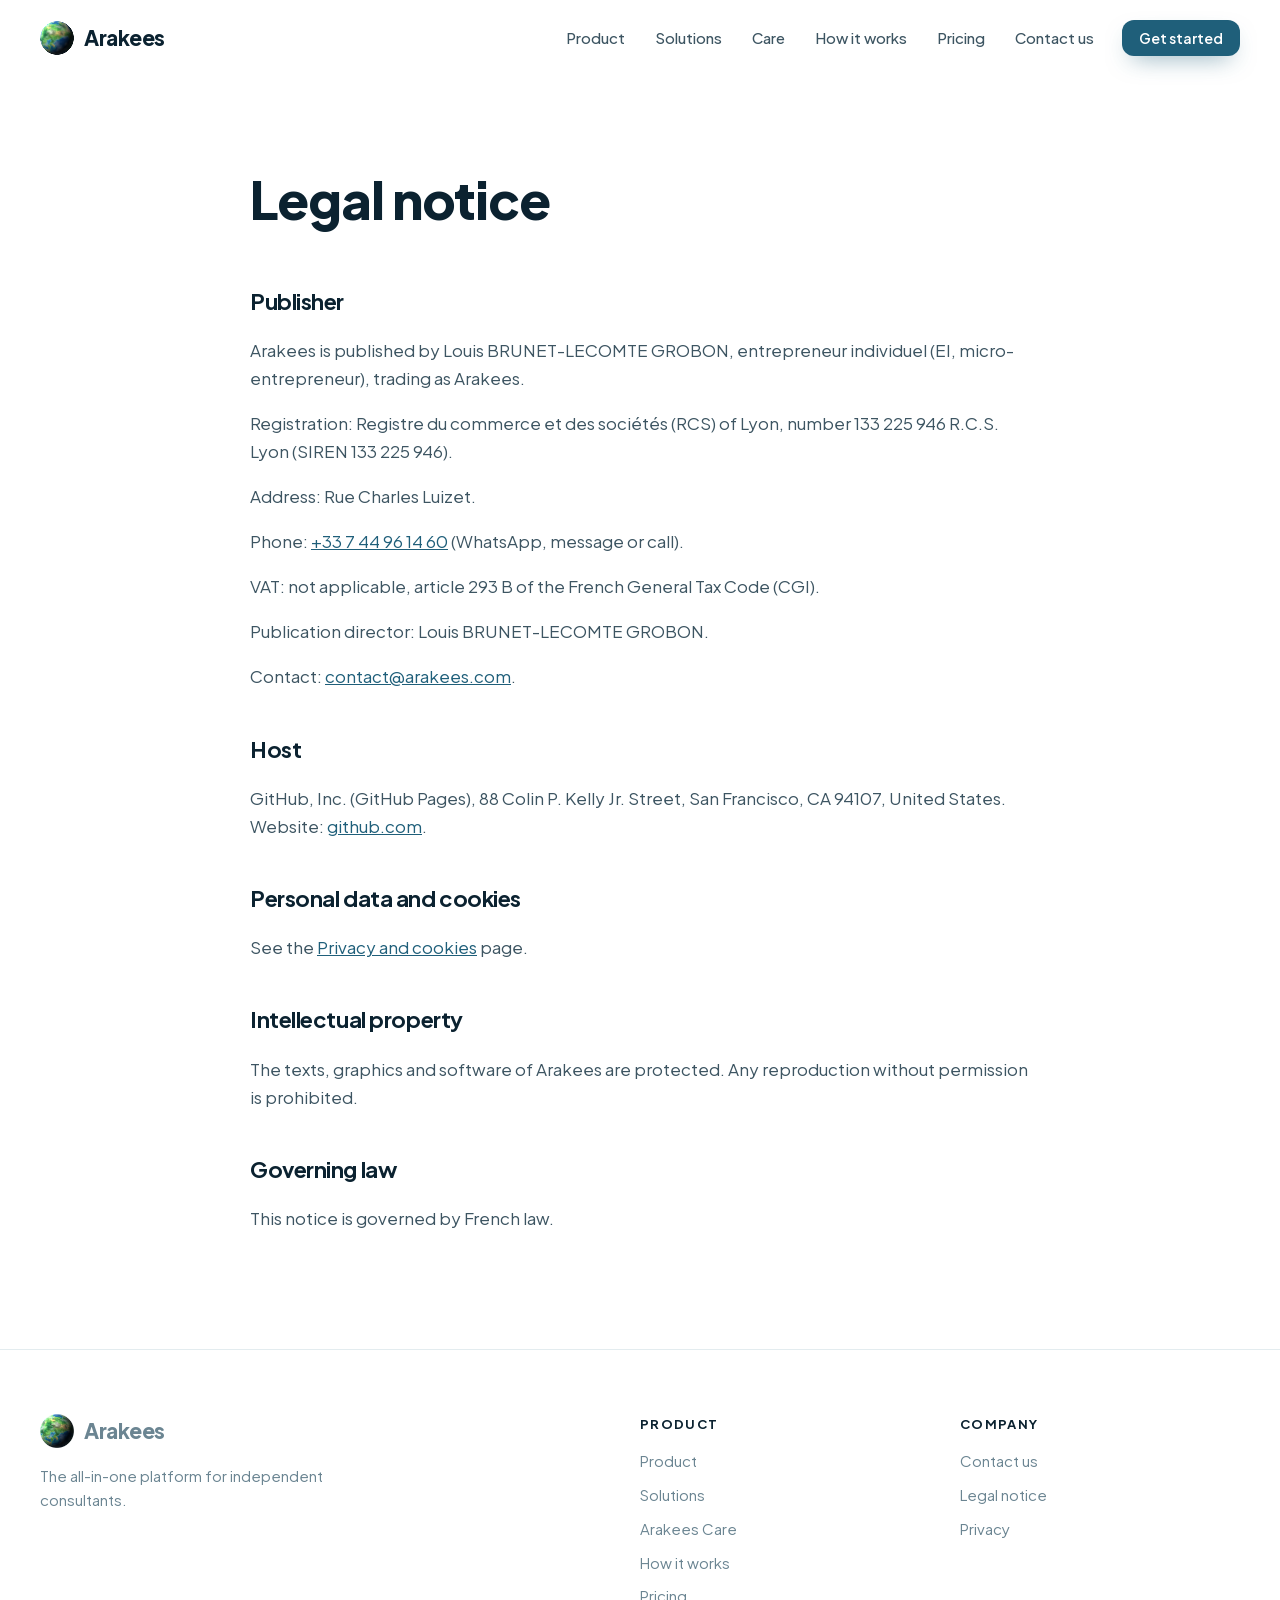
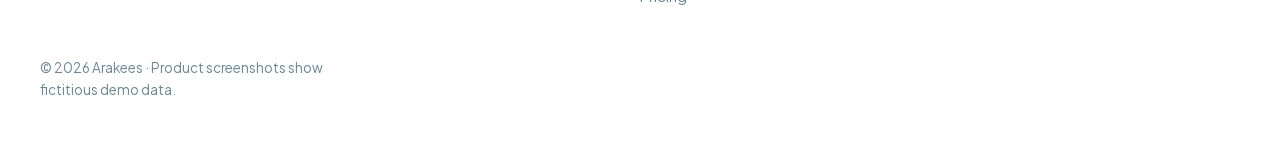
<file: mentions-legales.html>
<!doctype html>
<html lang="en">
<head>
<meta charset="utf-8">
<meta name="viewport" content="width=device-width, initial-scale=1">
<title>Legal notice · Arakees</title>
<meta name="description" content="Legal notice for the Arakees website (arakees.com).">
<meta name="robots" content="noindex, follow">
<link rel="canonical" href="https://www.arakees.com/mentions-legales">
<link rel="icon" href="/favicon.ico" sizes="48x48">
<link rel="icon" type="image/png" sizes="192x192" href="/assets/favicon-192.png">
<link rel="icon" type="image/png" sizes="96x96" href="/assets/favicon-96.png">
<link rel="apple-touch-icon" href="/assets/arakees-mark-512.png">
<meta property="og:type" content="website">
<meta property="og:site_name" content="Arakees">
<meta property="og:locale" content="en_GB">
<meta property="og:title" content="Legal notice · Arakees">
<meta property="og:description" content="Legal notice for the Arakees website (arakees.com).">
<meta property="og:url" content="https://www.arakees.com/mentions-legales">
<meta property="og:image" content="https://www.arakees.com/assets/og-arakees.png">
<meta property="og:image:width" content="1200">
<meta property="og:image:height" content="630">
<meta property="og:image:alt" content="Arakees, the all-in-one platform for independent consultants">
<meta name="twitter:card" content="summary_large_image">
<meta name="twitter:title" content="Legal notice · Arakees">
<meta name="twitter:description" content="Legal notice for the Arakees website (arakees.com).">
<meta name="twitter:image" content="https://www.arakees.com/assets/og-arakees.png">
<meta name="theme-color" content="#ffffff">
<link rel="preload" href="/assets/fonts/PlusJakartaSans-normal-latin.woff2" as="font" type="font/woff2" crossorigin>
<link rel="preload" href="/assets/planet-2k.webp" as="image" type="image/webp">
<link rel="stylesheet" href="/assets/fonts/fonts.css">
<link rel="stylesheet" href="/assets/site.css?v=3">
<script type="application/ld+json">{"@context": "https://schema.org", "@graph": [{"@type": "Organization", "@id": "https://www.arakees.com/#org", "name": "Arakees", "url": "https://www.arakees.com/", "logo": "https://www.arakees.com/assets/arakees-mark-512.png", "description": "All-in-one platform for independent consultants and coaches: website, online booking, client portal, proposals and invoicing."}, {"@type": "WebSite", "@id": "https://www.arakees.com/#site", "url": "https://www.arakees.com/", "name": "Arakees", "inLanguage": "en", "publisher": {"@id": "https://www.arakees.com/#org"}}, {"@type": "WebPage", "@id": "https://www.arakees.com/mentions-legales#page", "url": "https://www.arakees.com/mentions-legales", "name": "Legal notice · Arakees", "description": "Legal notice for the Arakees website (arakees.com).", "inLanguage": "en", "isPartOf": {"@id": "https://www.arakees.com/#site"}, "primaryImageOfPage": "https://www.arakees.com/assets/og-arakees.png"}, {"@type": "BreadcrumbList", "itemListElement": [{"@type": "ListItem", "position": 1, "name": "Home", "item": "https://www.arakees.com/"}, {"@type": "ListItem", "position": 2, "name": "Legal notice", "item": "https://www.arakees.com/mentions-legales"}]}]}</script>
</head>
<body>
<header class="hdr" id="hdr">
  <div class="wrap">
    <a class="brand" href="/" aria-label="Arakees home"><img src="/assets/arakees-mark-128.png" alt="" width="34" height="34"><span>Arakees</span></a>
    <nav class="nav" aria-label="Main navigation"><a href="/product">Product</a><a href="/solutions">Solutions</a><a href="/care">Care</a><a href="/how-it-works">How it works</a><a href="/pricing">Pricing</a><a href="/contact">Contact us</a></nav>
    <a class="btn btn-primary btn-sm" href="/pricing">Get started</a>
    <nav class="mnav" aria-label="Quick links"><a href="/pricing">Pricing</a><a href="/contact">Contact us</a></nav>
  </div>
</header>
<main>
<div class="wrap legal">
  <h1>Legal notice</h1>
  <h2>Publisher</h2>
  <p>Arakees is published by Louis BRUNET-LECOMTE GROBON, entrepreneur individuel (EI, micro-entrepreneur), trading as Arakees.</p>
  <p>Registration: Registre du commerce et des sociétés (RCS) of Lyon, number 133 225 946 R.C.S. Lyon (SIREN 133 225 946).</p>
  <p>Address: Rue Charles Luizet.</p>
  <p>Phone: <a href="https://wa.me/33744961460" rel="noopener">+33 7 44 96 14 60</a> (WhatsApp, message or call).</p>
  <p>VAT: not applicable, article 293 B of the French General Tax Code (CGI).</p>
  <p>Publication director: Louis BRUNET-LECOMTE GROBON.</p>
  <p>Contact: <span class="eml" data-u="contact" data-d="arakees.com">contact (at) arakees (dot) com</span>.</p>
  <h2>Host</h2>
  <p>GitHub, Inc. (GitHub Pages), 88 Colin P. Kelly Jr. Street, San Francisco, CA 94107, United States. Website: <a href="https://github.com" rel="noopener">github.com</a>.</p>
  <h2>Personal data and cookies</h2>
  <p>See the <a href="/privacy">Privacy and cookies</a> page.</p>
  <h2>Intellectual property</h2>
  <p>The texts, graphics and software of Arakees are protected. Any reproduction without permission is prohibited.</p>
  <h2>Governing law</h2>
  <p>This notice is governed by French law.</p>
</div>
</main>
<footer class="ftr">
  <div class="wrap">
    <div class="cols">
      <div><a class="brand" href="/"><img src="/assets/arakees-mark-128.png" alt="" width="34" height="34"><span>Arakees</span></a><p>The all-in-one platform for independent consultants.</p></div>
      <div><h4>Product</h4><ul><li><a href="/product">Product</a></li><li><a href="/solutions">Solutions</a></li><li><a href="/care">Arakees Care</a></li><li><a href="/how-it-works">How it works</a></li><li><a href="/pricing">Pricing</a></li></ul></div>
      <div><h4>Company</h4><ul><li><a href="/contact">Contact us</a></li><li><a href="/mentions-legales">Legal notice</a></li><li><a href="/privacy">Privacy</a></li></ul></div>
    </div>
    <p class="copy">© 2026 Arakees · Product screenshots show fictitious demo data.</p>
  </div>
</footer>
<script>
(function () {
  const io = new IntersectionObserver(es => es.forEach(e => { if (e.isIntersecting) { e.target.classList.add('in'); io.unobserve(e.target); } }), { threshold: .15 });
  document.querySelectorAll('.rv').forEach(el => io.observe(el));
  const hdr = document.getElementById('hdr'), frame = document.getElementById('heroFrame');
  const onScroll = () => { hdr.classList.toggle('scrolled', scrollY > 8); if (frame) frame.style.setProperty('--tilt', Math.max(0, 10 - scrollY / 40) + 'deg'); };
  addEventListener('scroll', onScroll, { passive: true }); onScroll();
  // Email address assembled in the browser: readable by people, absent from the HTML for bots.
  document.querySelectorAll('.eml').forEach(el => { const a = document.createElement('a'); a.href = 'mailto:' + el.dataset.u + '@' + el.dataset.d; a.textContent = el.dataset.u + '@' + el.dataset.d; el.replaceWith(a); });
})();
</script>
<script type="module" src="/assets/logo-planet.js"></script>
</body>
</html>
</file>
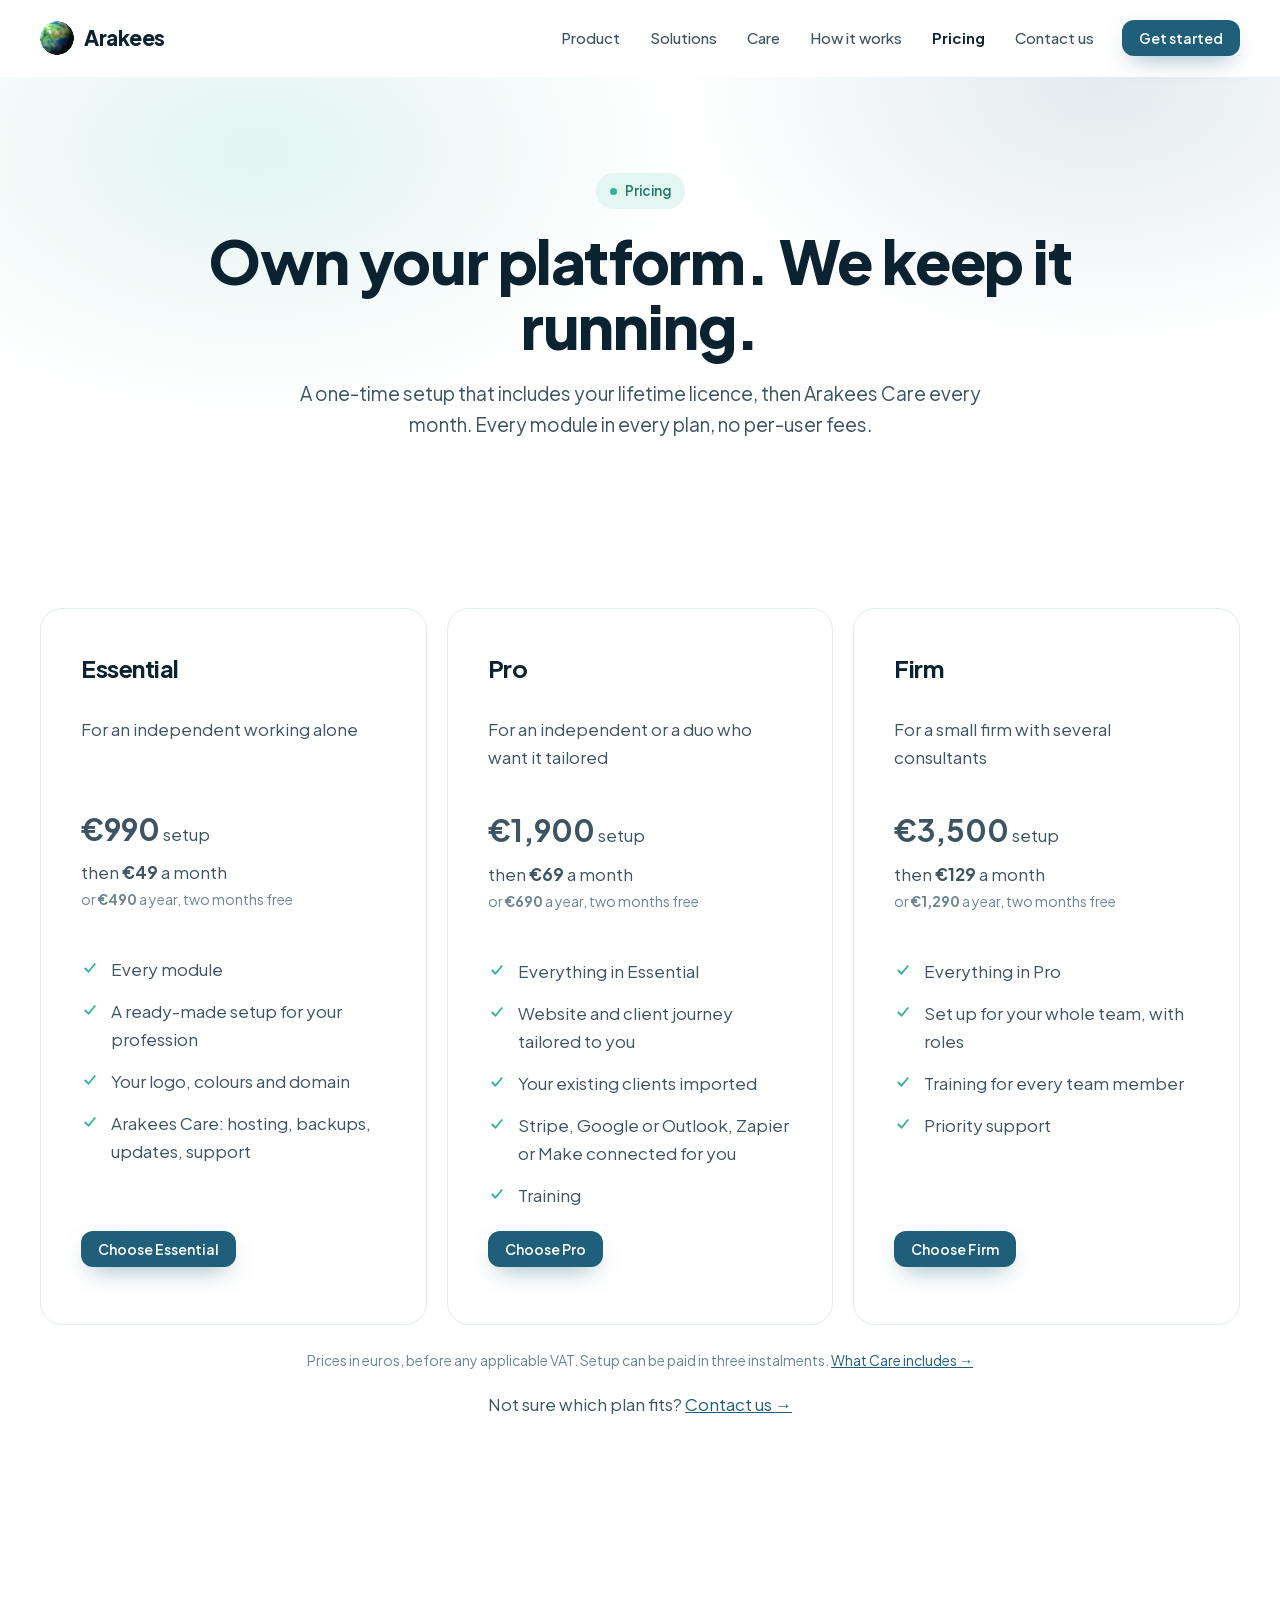
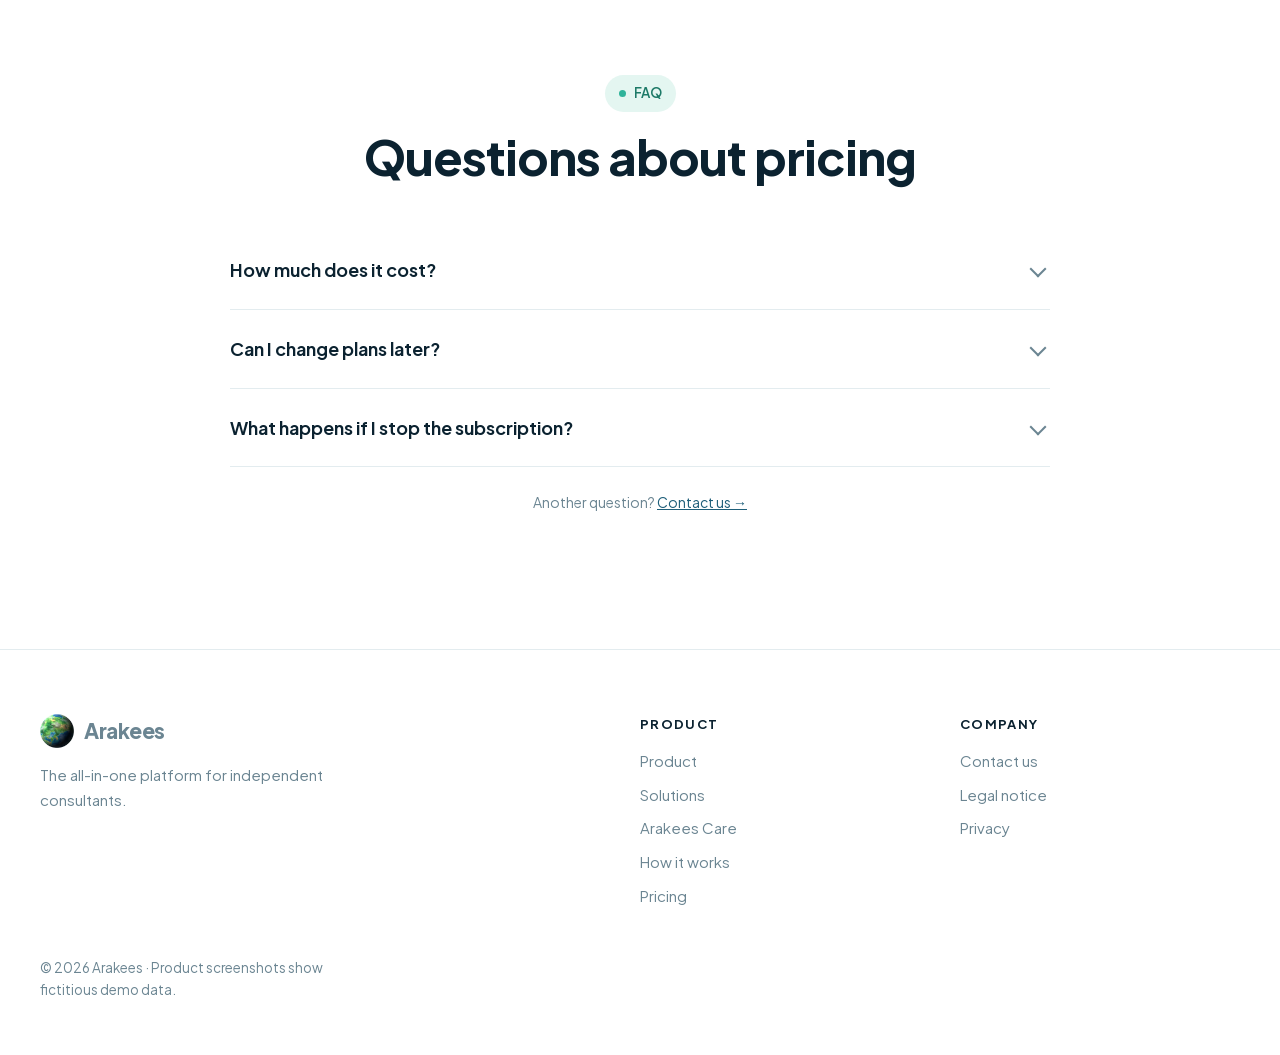
<file: pricing.html>
<!doctype html>
<html lang="en">
<head>
<meta charset="utf-8">
<meta name="viewport" content="width=device-width, initial-scale=1">
<title>Pricing · Arakees</title>
<meta name="description" content="Arakees pricing: Essential, Pro and Firm plans. A one-time setup from €990 including a lifetime licence, then Arakees Care from €49 a month. No per-user fees.">
<meta name="robots" content="index, follow, max-image-preview:large, max-snippet:-1">
<link rel="canonical" href="https://www.arakees.com/pricing">
<link rel="icon" href="/favicon.ico" sizes="48x48">
<link rel="icon" type="image/png" sizes="192x192" href="/assets/favicon-192.png">
<link rel="icon" type="image/png" sizes="96x96" href="/assets/favicon-96.png">
<link rel="apple-touch-icon" href="/assets/arakees-mark-512.png">
<meta property="og:type" content="website">
<meta property="og:site_name" content="Arakees">
<meta property="og:locale" content="en_GB">
<meta property="og:title" content="Pricing · Arakees">
<meta property="og:description" content="Arakees pricing: Essential, Pro and Firm plans. A one-time setup from €990 including a lifetime licence, then Arakees Care from €49 a month. No per-user fees.">
<meta property="og:url" content="https://www.arakees.com/pricing">
<meta property="og:image" content="https://www.arakees.com/assets/og-arakees.png">
<meta property="og:image:width" content="1200">
<meta property="og:image:height" content="630">
<meta property="og:image:alt" content="Arakees, the all-in-one platform for independent consultants">
<meta name="twitter:card" content="summary_large_image">
<meta name="twitter:title" content="Pricing · Arakees">
<meta name="twitter:description" content="Arakees pricing: Essential, Pro and Firm plans. A one-time setup from €990 including a lifetime licence, then Arakees Care from €49 a month. No per-user fees.">
<meta name="twitter:image" content="https://www.arakees.com/assets/og-arakees.png">
<meta name="theme-color" content="#ffffff">
<link rel="preload" href="/assets/fonts/PlusJakartaSans-normal-latin.woff2" as="font" type="font/woff2" crossorigin>
<link rel="preload" href="/assets/planet-2k.webp" as="image" type="image/webp">
<link rel="stylesheet" href="/assets/fonts/fonts.css">
<link rel="stylesheet" href="/assets/site.css?v=3">
<script type="application/ld+json">{"@context": "https://schema.org", "@graph": [{"@type": "Organization", "@id": "https://www.arakees.com/#org", "name": "Arakees", "url": "https://www.arakees.com/", "logo": "https://www.arakees.com/assets/arakees-mark-512.png", "description": "All-in-one platform for independent consultants and coaches: website, online booking, client portal, proposals and invoicing."}, {"@type": "WebSite", "@id": "https://www.arakees.com/#site", "url": "https://www.arakees.com/", "name": "Arakees", "inLanguage": "en", "publisher": {"@id": "https://www.arakees.com/#org"}}, {"@type": "WebPage", "@id": "https://www.arakees.com/pricing#page", "url": "https://www.arakees.com/pricing", "name": "Pricing · Arakees", "description": "Arakees pricing: Essential, Pro and Firm plans. A one-time setup from €990 including a lifetime licence, then Arakees Care from €49 a month. No per-user fees.", "inLanguage": "en", "isPartOf": {"@id": "https://www.arakees.com/#site"}, "primaryImageOfPage": "https://www.arakees.com/assets/og-arakees.png"}, {"@type": "FAQPage", "mainEntity": [{"@type": "Question", "name": "How much does it cost?", "acceptedAnswer": {"@type": "Answer", "text": "A one-time setup from €990, which includes your lifetime licence and can be paid in three instalments, then Arakees Care from €49 a month. Every plan includes every module, with no per-user fees."}}, {"@type": "Question", "name": "Can I change plans later?", "acceptedAnswer": {"@type": "Answer", "text": "Yes. Every plan already includes every module. You can move to a higher plan at any time and only pay the difference in setup."}}, {"@type": "Question", "name": "What happens if I stop the subscription?", "acceptedAnswer": {"@type": "Answer", "text": "You keep your licence and receive a full export of your data. Your platform is paused, and you can bring it back without buying a new licence."}}]}, {"@type": "BreadcrumbList", "itemListElement": [{"@type": "ListItem", "position": 1, "name": "Home", "item": "https://www.arakees.com/"}, {"@type": "ListItem", "position": 2, "name": "Pricing", "item": "https://www.arakees.com/pricing"}]}]}</script>
</head>
<body>
<header class="hdr" id="hdr">
  <div class="wrap">
    <a class="brand" href="/" aria-label="Arakees home"><img src="/assets/arakees-mark-128.png" alt="" width="34" height="34"><span>Arakees</span></a>
    <nav class="nav" aria-label="Main navigation"><a href="/product">Product</a><a href="/solutions">Solutions</a><a href="/care">Care</a><a href="/how-it-works">How it works</a><a href="/pricing" class="on">Pricing</a><a href="/contact">Contact us</a></nav>
    <a class="btn btn-primary btn-sm" href="/pricing">Get started</a>
    <nav class="mnav" aria-label="Quick links"><a href="/pricing">Pricing</a><a href="/contact">Contact us</a></nav>
  </div>
</header>
<main>
<section class="phero"><div class="wrap"><span class="eyebrow">Pricing</span><h1>Own your platform. We keep it running.</h1><p class="lead">A one-time setup that includes your lifetime licence, then Arakees Care every month. Every module in every plan, no per-user fees.</p></div></section>
<section style="padding-top:20px"><div class="wrap"><div class="solo"><div class="big-card rv" style="display:flex;flex-direction:column"><h3 style="margin-top:0">Essential</h3><p style="min-height:3.2em">For an independent working alone</p><p style="margin:18px 0 4px"><b style="font-size:30px">€990</b> setup</p><p style="margin:0">then <b>€49</b> a month</p><p class="note" style="margin:2px 0 18px">or <b>€490</b> a year, two months free</p><ul class="checks"><li><svg width="18" height="18" viewBox="0 0 24 24" fill="none" stroke="currentColor" stroke-width="2.4"><path d="M5 12l5 5 9-11"/></svg><span>Every module</span></li><li><svg width="18" height="18" viewBox="0 0 24 24" fill="none" stroke="currentColor" stroke-width="2.4"><path d="M5 12l5 5 9-11"/></svg><span>A ready-made setup for your profession</span></li><li><svg width="18" height="18" viewBox="0 0 24 24" fill="none" stroke="currentColor" stroke-width="2.4"><path d="M5 12l5 5 9-11"/></svg><span>Your logo, colours and domain</span></li><li><svg width="18" height="18" viewBox="0 0 24 24" fill="none" stroke="currentColor" stroke-width="2.4"><path d="M5 12l5 5 9-11"/></svg><span>Arakees Care: hosting, backups, updates, support</span></li></ul><p style="margin-top:auto;padding-top:22px"><a class="btn btn-primary btn-sm" href="/contact?plan=Essential#form">Choose Essential</a></p></div><div class="big-card rv" style="display:flex;flex-direction:column"><h3 style="margin-top:0">Pro</h3><p style="min-height:3.2em">For an independent or a duo who want it tailored</p><p style="margin:18px 0 4px"><b style="font-size:30px">€1,900</b> setup</p><p style="margin:0">then <b>€69</b> a month</p><p class="note" style="margin:2px 0 18px">or <b>€690</b> a year, two months free</p><ul class="checks"><li><svg width="18" height="18" viewBox="0 0 24 24" fill="none" stroke="currentColor" stroke-width="2.4"><path d="M5 12l5 5 9-11"/></svg><span>Everything in Essential</span></li><li><svg width="18" height="18" viewBox="0 0 24 24" fill="none" stroke="currentColor" stroke-width="2.4"><path d="M5 12l5 5 9-11"/></svg><span>Website and client journey tailored to you</span></li><li><svg width="18" height="18" viewBox="0 0 24 24" fill="none" stroke="currentColor" stroke-width="2.4"><path d="M5 12l5 5 9-11"/></svg><span>Your existing clients imported</span></li><li><svg width="18" height="18" viewBox="0 0 24 24" fill="none" stroke="currentColor" stroke-width="2.4"><path d="M5 12l5 5 9-11"/></svg><span>Stripe, Google or Outlook, Zapier or Make connected for you</span></li><li><svg width="18" height="18" viewBox="0 0 24 24" fill="none" stroke="currentColor" stroke-width="2.4"><path d="M5 12l5 5 9-11"/></svg><span>Training</span></li></ul><p style="margin-top:auto;padding-top:22px"><a class="btn btn-primary btn-sm" href="/contact?plan=Pro#form">Choose Pro</a></p></div><div class="big-card rv" style="display:flex;flex-direction:column"><h3 style="margin-top:0">Firm</h3><p style="min-height:3.2em">For a small firm with several consultants</p><p style="margin:18px 0 4px"><b style="font-size:30px">€3,500</b> setup</p><p style="margin:0">then <b>€129</b> a month</p><p class="note" style="margin:2px 0 18px">or <b>€1,290</b> a year, two months free</p><ul class="checks"><li><svg width="18" height="18" viewBox="0 0 24 24" fill="none" stroke="currentColor" stroke-width="2.4"><path d="M5 12l5 5 9-11"/></svg><span>Everything in Pro</span></li><li><svg width="18" height="18" viewBox="0 0 24 24" fill="none" stroke="currentColor" stroke-width="2.4"><path d="M5 12l5 5 9-11"/></svg><span>Set up for your whole team, with roles</span></li><li><svg width="18" height="18" viewBox="0 0 24 24" fill="none" stroke="currentColor" stroke-width="2.4"><path d="M5 12l5 5 9-11"/></svg><span>Training for every team member</span></li><li><svg width="18" height="18" viewBox="0 0 24 24" fill="none" stroke="currentColor" stroke-width="2.4"><path d="M5 12l5 5 9-11"/></svg><span>Priority support</span></li></ul><p style="margin-top:auto;padding-top:22px"><a class="btn btn-primary btn-sm" href="/contact?plan=Firm#form">Choose Firm</a></p></div></div>
    <p class="center note" style="margin-top:24px">Prices in euros, before any applicable VAT. Setup can be paid in three instalments. <a href="/care">What Care includes →</a></p>
    <p class="center" style="margin-top:18px">Not sure which plan fits? <a href="/contact">Contact us →</a></p></div></section>
<section>
  <div class="wrap">
    <div class="center"><span class="eyebrow">FAQ</span><h2 class="h2">Questions about pricing</h2></div>
    <div class="faq"><details><summary>How much does it cost?</summary><p>A one-time setup from €990, which includes your lifetime licence and can be paid in three instalments, then Arakees Care from €49 a month. Every plan includes every module, with no per-user fees.</p></details><details><summary>Can I change plans later?</summary><p>Yes. Every plan already includes every module. You can move to a higher plan at any time and only pay the difference in setup.</p></details><details><summary>What happens if I stop the subscription?</summary><p>You keep your licence and receive a full export of your data. Your platform is paused, and you can bring it back without buying a new licence.</p></details></div>
    <p class="center note" style="margin-top:24px">Another question? <a href="/contact">Contact us →</a></p>
  </div>
</section>
</main>
<footer class="ftr">
  <div class="wrap">
    <div class="cols">
      <div><a class="brand" href="/"><img src="/assets/arakees-mark-128.png" alt="" width="34" height="34"><span>Arakees</span></a><p>The all-in-one platform for independent consultants.</p></div>
      <div><h4>Product</h4><ul><li><a href="/product">Product</a></li><li><a href="/solutions">Solutions</a></li><li><a href="/care">Arakees Care</a></li><li><a href="/how-it-works">How it works</a></li><li><a href="/pricing">Pricing</a></li></ul></div>
      <div><h4>Company</h4><ul><li><a href="/contact">Contact us</a></li><li><a href="/mentions-legales">Legal notice</a></li><li><a href="/privacy">Privacy</a></li></ul></div>
    </div>
    <p class="copy">© 2026 Arakees · Product screenshots show fictitious demo data.</p>
  </div>
</footer>
<script>
(function () {
  const io = new IntersectionObserver(es => es.forEach(e => { if (e.isIntersecting) { e.target.classList.add('in'); io.unobserve(e.target); } }), { threshold: .15 });
  document.querySelectorAll('.rv').forEach(el => io.observe(el));
  const hdr = document.getElementById('hdr'), frame = document.getElementById('heroFrame');
  const onScroll = () => { hdr.classList.toggle('scrolled', scrollY > 8); if (frame) frame.style.setProperty('--tilt', Math.max(0, 10 - scrollY / 40) + 'deg'); };
  addEventListener('scroll', onScroll, { passive: true }); onScroll();
  // Email address assembled in the browser: readable by people, absent from the HTML for bots.
  document.querySelectorAll('.eml').forEach(el => { const a = document.createElement('a'); a.href = 'mailto:' + el.dataset.u + '@' + el.dataset.d; a.textContent = el.dataset.u + '@' + el.dataset.d; el.replaceWith(a); });
})();
</script>
<script type="module" src="/assets/logo-planet.js"></script>
</body>
</html>
</file>
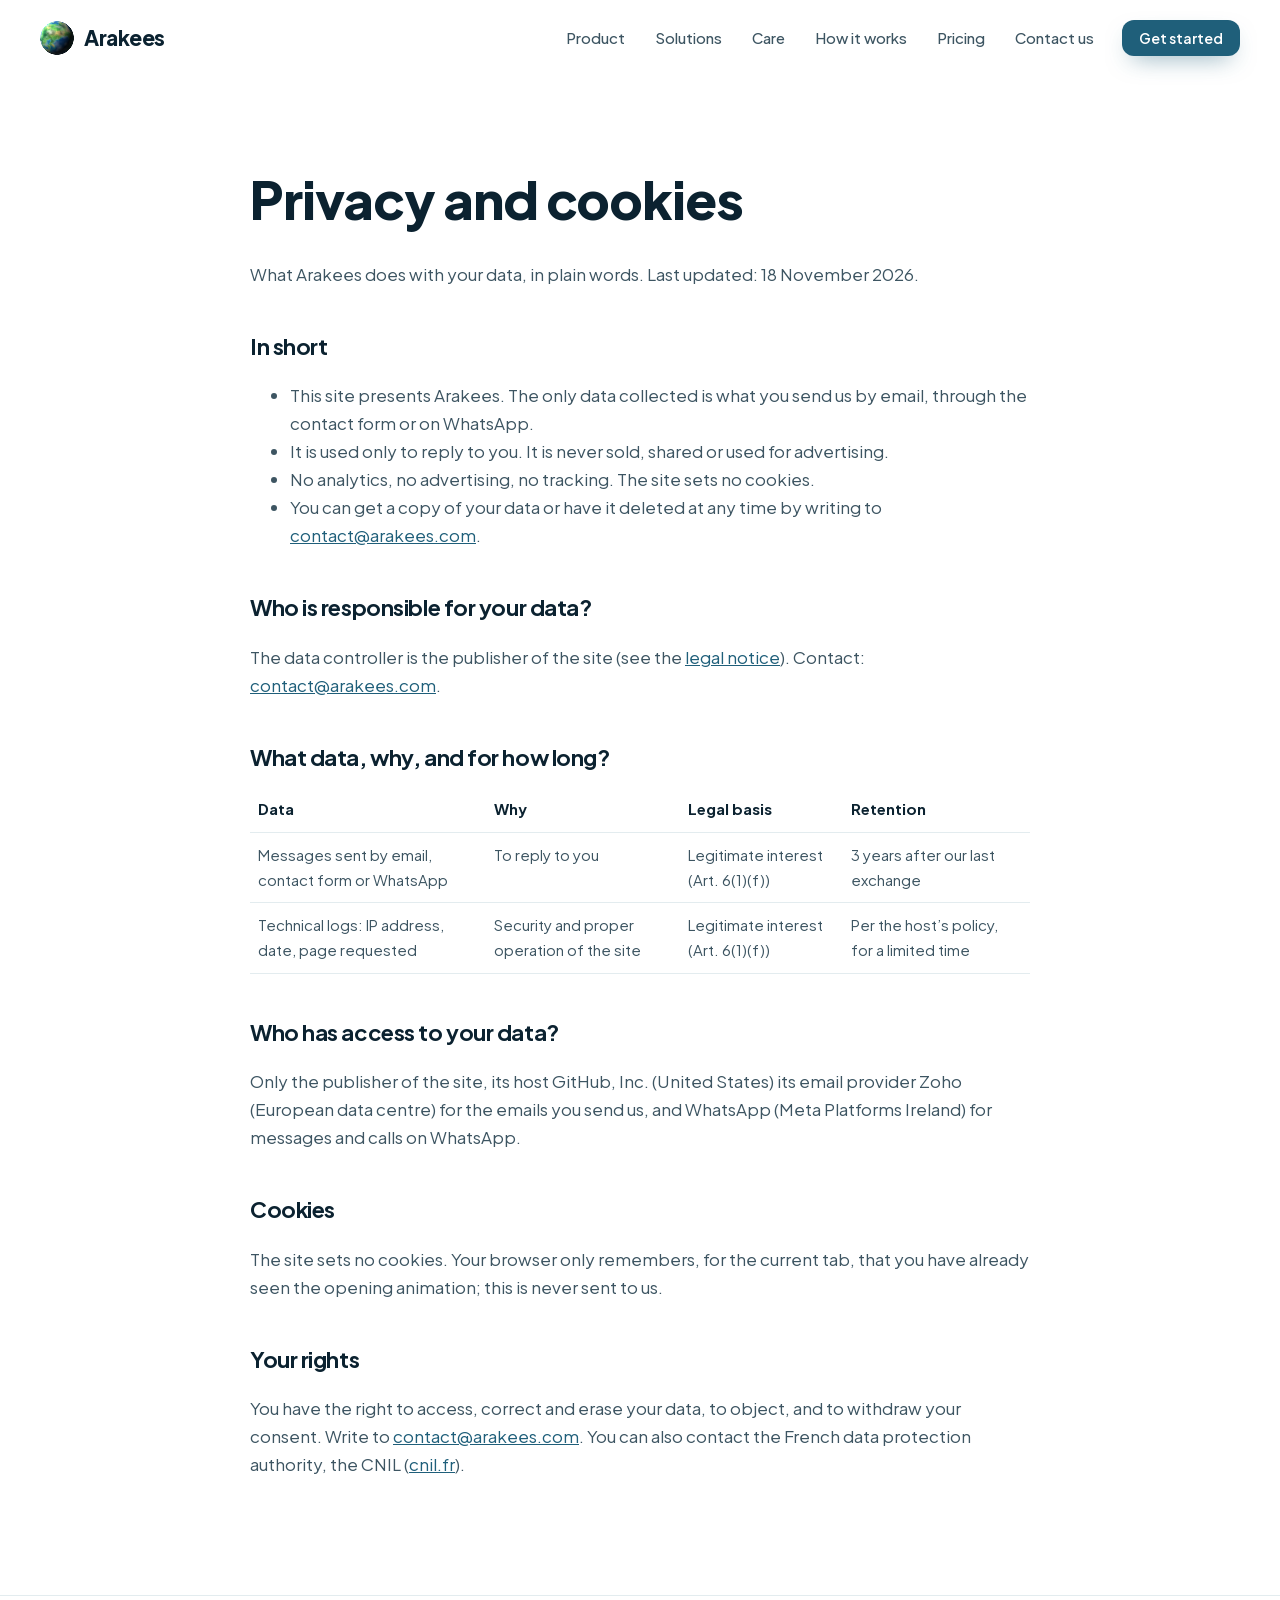
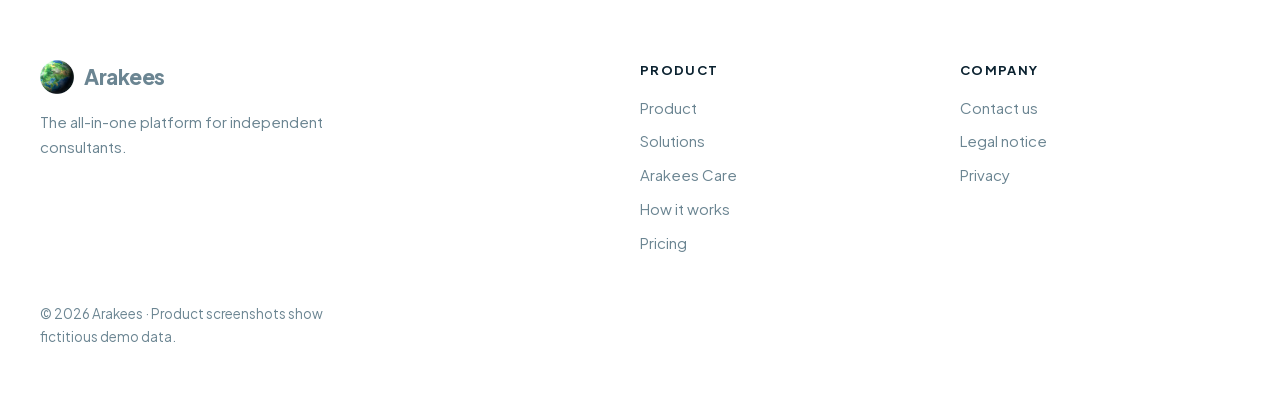
<file: privacy.html>
<!doctype html>
<html lang="en">
<head>
<meta charset="utf-8">
<meta name="viewport" content="width=device-width, initial-scale=1">
<title>Privacy and cookies · Arakees</title>
<meta name="description" content="What Arakees does with your data: only the emails you send us.">
<meta name="robots" content="noindex, follow">
<link rel="canonical" href="https://www.arakees.com/privacy">
<link rel="icon" href="/favicon.ico" sizes="48x48">
<link rel="icon" type="image/png" sizes="192x192" href="/assets/favicon-192.png">
<link rel="icon" type="image/png" sizes="96x96" href="/assets/favicon-96.png">
<link rel="apple-touch-icon" href="/assets/arakees-mark-512.png">
<meta property="og:type" content="website">
<meta property="og:site_name" content="Arakees">
<meta property="og:locale" content="en_GB">
<meta property="og:title" content="Privacy and cookies · Arakees">
<meta property="og:description" content="What Arakees does with your data: only the emails you send us.">
<meta property="og:url" content="https://www.arakees.com/privacy">
<meta property="og:image" content="https://www.arakees.com/assets/og-arakees.png">
<meta property="og:image:width" content="1200">
<meta property="og:image:height" content="630">
<meta property="og:image:alt" content="Arakees, the all-in-one platform for independent consultants">
<meta name="twitter:card" content="summary_large_image">
<meta name="twitter:title" content="Privacy and cookies · Arakees">
<meta name="twitter:description" content="What Arakees does with your data: only the emails you send us.">
<meta name="twitter:image" content="https://www.arakees.com/assets/og-arakees.png">
<meta name="theme-color" content="#ffffff">
<link rel="preload" href="/assets/fonts/PlusJakartaSans-normal-latin.woff2" as="font" type="font/woff2" crossorigin>
<link rel="preload" href="/assets/planet-2k.webp" as="image" type="image/webp">
<link rel="stylesheet" href="/assets/fonts/fonts.css">
<link rel="stylesheet" href="/assets/site.css?v=3">
<script type="application/ld+json">{"@context": "https://schema.org", "@graph": [{"@type": "Organization", "@id": "https://www.arakees.com/#org", "name": "Arakees", "url": "https://www.arakees.com/", "logo": "https://www.arakees.com/assets/arakees-mark-512.png", "description": "All-in-one platform for independent consultants and coaches: website, online booking, client portal, proposals and invoicing."}, {"@type": "WebSite", "@id": "https://www.arakees.com/#site", "url": "https://www.arakees.com/", "name": "Arakees", "inLanguage": "en", "publisher": {"@id": "https://www.arakees.com/#org"}}, {"@type": "WebPage", "@id": "https://www.arakees.com/privacy#page", "url": "https://www.arakees.com/privacy", "name": "Privacy and cookies · Arakees", "description": "What Arakees does with your data: only the emails you send us.", "inLanguage": "en", "isPartOf": {"@id": "https://www.arakees.com/#site"}, "primaryImageOfPage": "https://www.arakees.com/assets/og-arakees.png"}, {"@type": "BreadcrumbList", "itemListElement": [{"@type": "ListItem", "position": 1, "name": "Home", "item": "https://www.arakees.com/"}, {"@type": "ListItem", "position": 2, "name": "Privacy and cookies", "item": "https://www.arakees.com/privacy"}]}]}</script>
</head>
<body>
<header class="hdr" id="hdr">
  <div class="wrap">
    <a class="brand" href="/" aria-label="Arakees home"><img src="/assets/arakees-mark-128.png" alt="" width="34" height="34"><span>Arakees</span></a>
    <nav class="nav" aria-label="Main navigation"><a href="/product">Product</a><a href="/solutions">Solutions</a><a href="/care">Care</a><a href="/how-it-works">How it works</a><a href="/pricing">Pricing</a><a href="/contact">Contact us</a></nav>
    <a class="btn btn-primary btn-sm" href="/pricing">Get started</a>
    <nav class="mnav" aria-label="Quick links"><a href="/pricing">Pricing</a><a href="/contact">Contact us</a></nav>
  </div>
</header>
<main>
<div class="wrap legal">
  <h1>Privacy and cookies</h1>
  <p class="ql-sub">What Arakees does with your data, in plain words. Last updated: 18 November 2026.</p>
  <h2>In short</h2>
  <ul>
    <li>This site presents Arakees. The only data collected is what you send us by email, through the contact form or on WhatsApp.</li>
    <li>It is used only to reply to you. It is never sold, shared or used for advertising.</li>
    <li>No analytics, no advertising, no tracking. The site sets no cookies.</li>
    <li>You can get a copy of your data or have it deleted at any time by writing to <span class="eml" data-u="contact" data-d="arakees.com">contact (at) arakees (dot) com</span>.</li>
  </ul>
  <h2>Who is responsible for your data?</h2>
  <p>The data controller is the publisher of the site (see the <a href="/mentions-legales">legal notice</a>). Contact: <span class="eml" data-u="contact" data-d="arakees.com">contact (at) arakees (dot) com</span>.</p>
  <h2>What data, why, and for how long?</h2>
  <table>
    <tr><th>Data</th><th>Why</th><th>Legal basis</th><th>Retention</th></tr>
    <tr><td>Messages sent by email, contact form or WhatsApp</td><td>To reply to you</td><td>Legitimate interest (Art. 6(1)(f))</td><td>3 years after our last exchange</td></tr>
    <tr><td>Technical logs: IP address, date, page requested</td><td>Security and proper operation of the site</td><td>Legitimate interest (Art. 6(1)(f))</td><td>Per the host’s policy, for a limited time</td></tr>
  </table>
  <h2>Who has access to your data?</h2>
  <p>Only the publisher of the site, its host GitHub, Inc. (United States) its email provider Zoho (European data centre) for the emails you send us, and WhatsApp (Meta Platforms Ireland) for messages and calls on WhatsApp.</p>
  <h2>Cookies</h2>
  <p>The site sets no cookies. Your browser only remembers, for the current tab, that you have already seen the opening animation; this is never sent to us.</p>
  <h2>Your rights</h2>
  <p>You have the right to access, correct and erase your data, to object, and to withdraw your consent. Write to <span class="eml" data-u="contact" data-d="arakees.com">contact (at) arakees (dot) com</span>. You can also contact the French data protection authority, the CNIL (<a href="https://www.cnil.fr" rel="noopener">cnil.fr</a>).</p>
</div>
</main>
<footer class="ftr">
  <div class="wrap">
    <div class="cols">
      <div><a class="brand" href="/"><img src="/assets/arakees-mark-128.png" alt="" width="34" height="34"><span>Arakees</span></a><p>The all-in-one platform for independent consultants.</p></div>
      <div><h4>Product</h4><ul><li><a href="/product">Product</a></li><li><a href="/solutions">Solutions</a></li><li><a href="/care">Arakees Care</a></li><li><a href="/how-it-works">How it works</a></li><li><a href="/pricing">Pricing</a></li></ul></div>
      <div><h4>Company</h4><ul><li><a href="/contact">Contact us</a></li><li><a href="/mentions-legales">Legal notice</a></li><li><a href="/privacy">Privacy</a></li></ul></div>
    </div>
    <p class="copy">© 2026 Arakees · Product screenshots show fictitious demo data.</p>
  </div>
</footer>
<script>
(function () {
  const io = new IntersectionObserver(es => es.forEach(e => { if (e.isIntersecting) { e.target.classList.add('in'); io.unobserve(e.target); } }), { threshold: .15 });
  document.querySelectorAll('.rv').forEach(el => io.observe(el));
  const hdr = document.getElementById('hdr'), frame = document.getElementById('heroFrame');
  const onScroll = () => { hdr.classList.toggle('scrolled', scrollY > 8); if (frame) frame.style.setProperty('--tilt', Math.max(0, 10 - scrollY / 40) + 'deg'); };
  addEventListener('scroll', onScroll, { passive: true }); onScroll();
  // Email address assembled in the browser: readable by people, absent from the HTML for bots.
  document.querySelectorAll('.eml').forEach(el => { const a = document.createElement('a'); a.href = 'mailto:' + el.dataset.u + '@' + el.dataset.d; a.textContent = el.dataset.u + '@' + el.dataset.d; el.replaceWith(a); });
})();
</script>
<script type="module" src="/assets/logo-planet.js"></script>
</body>
</html>
</file>
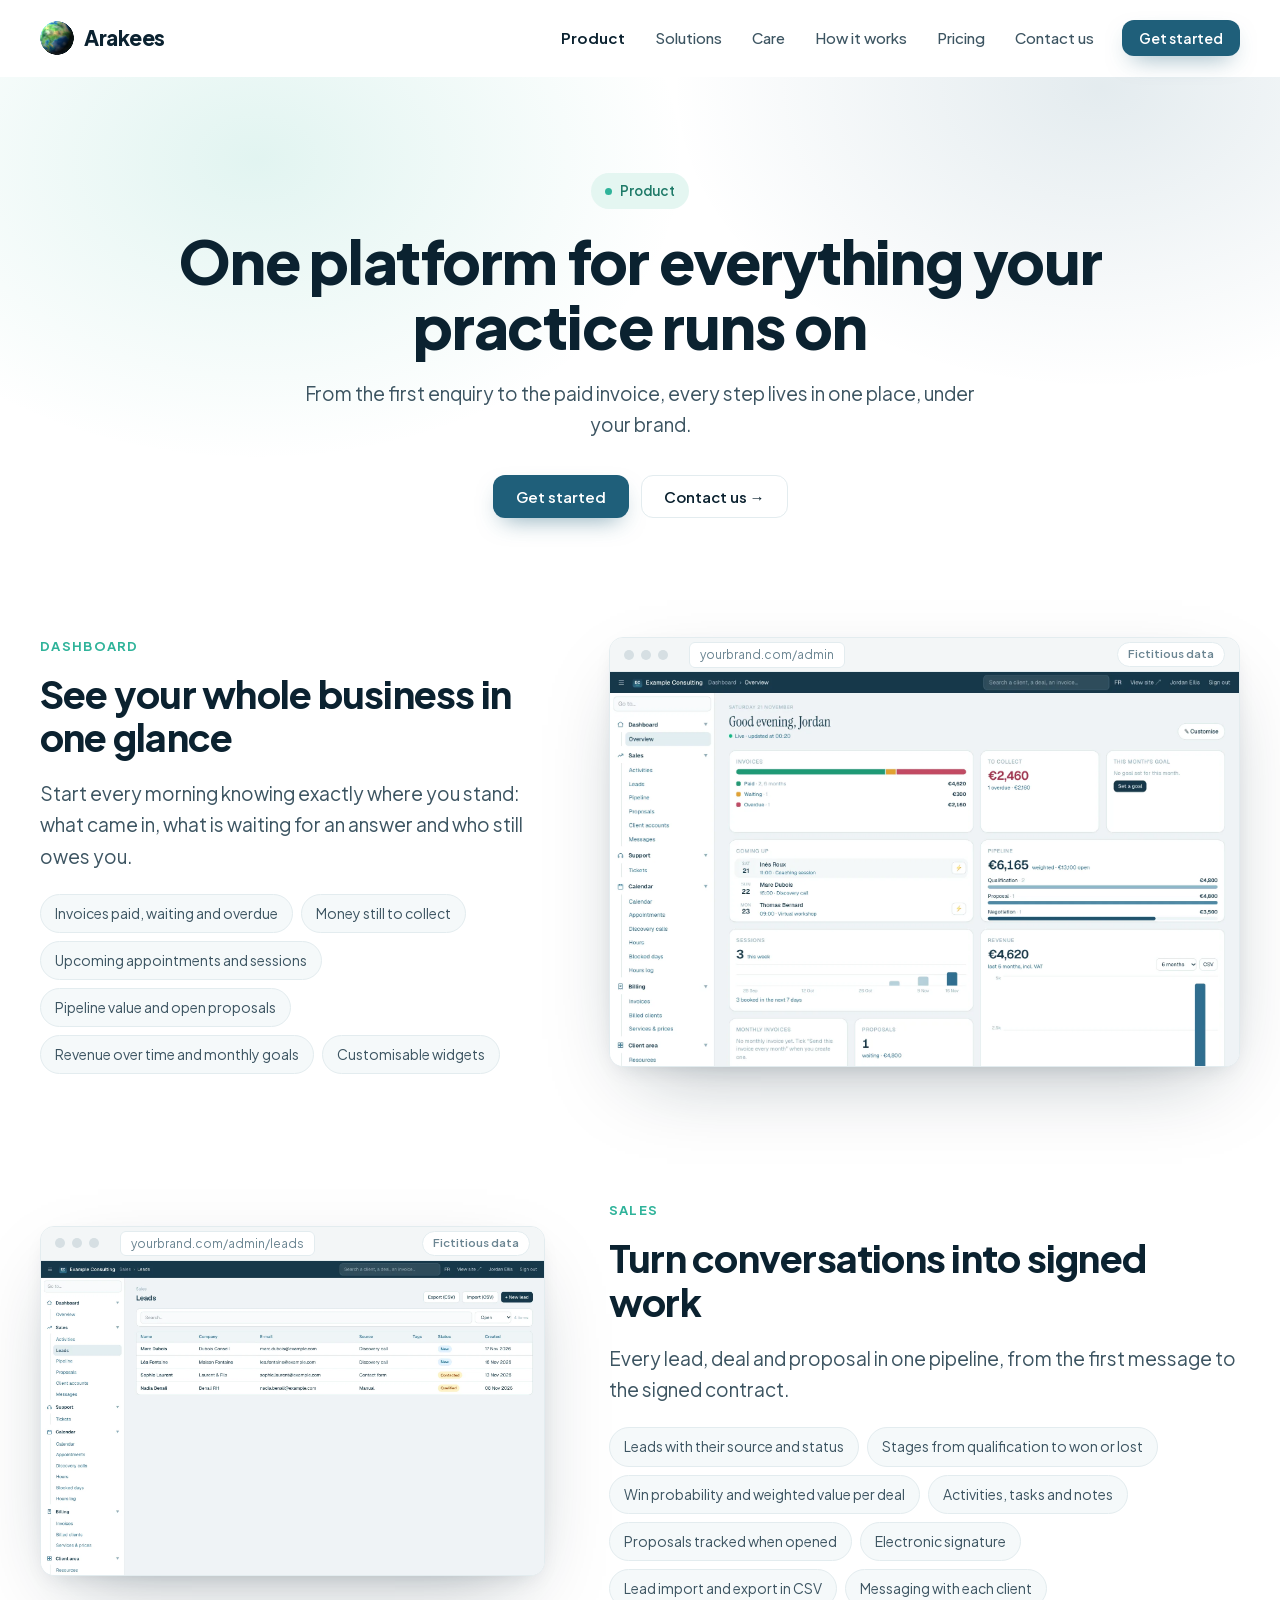
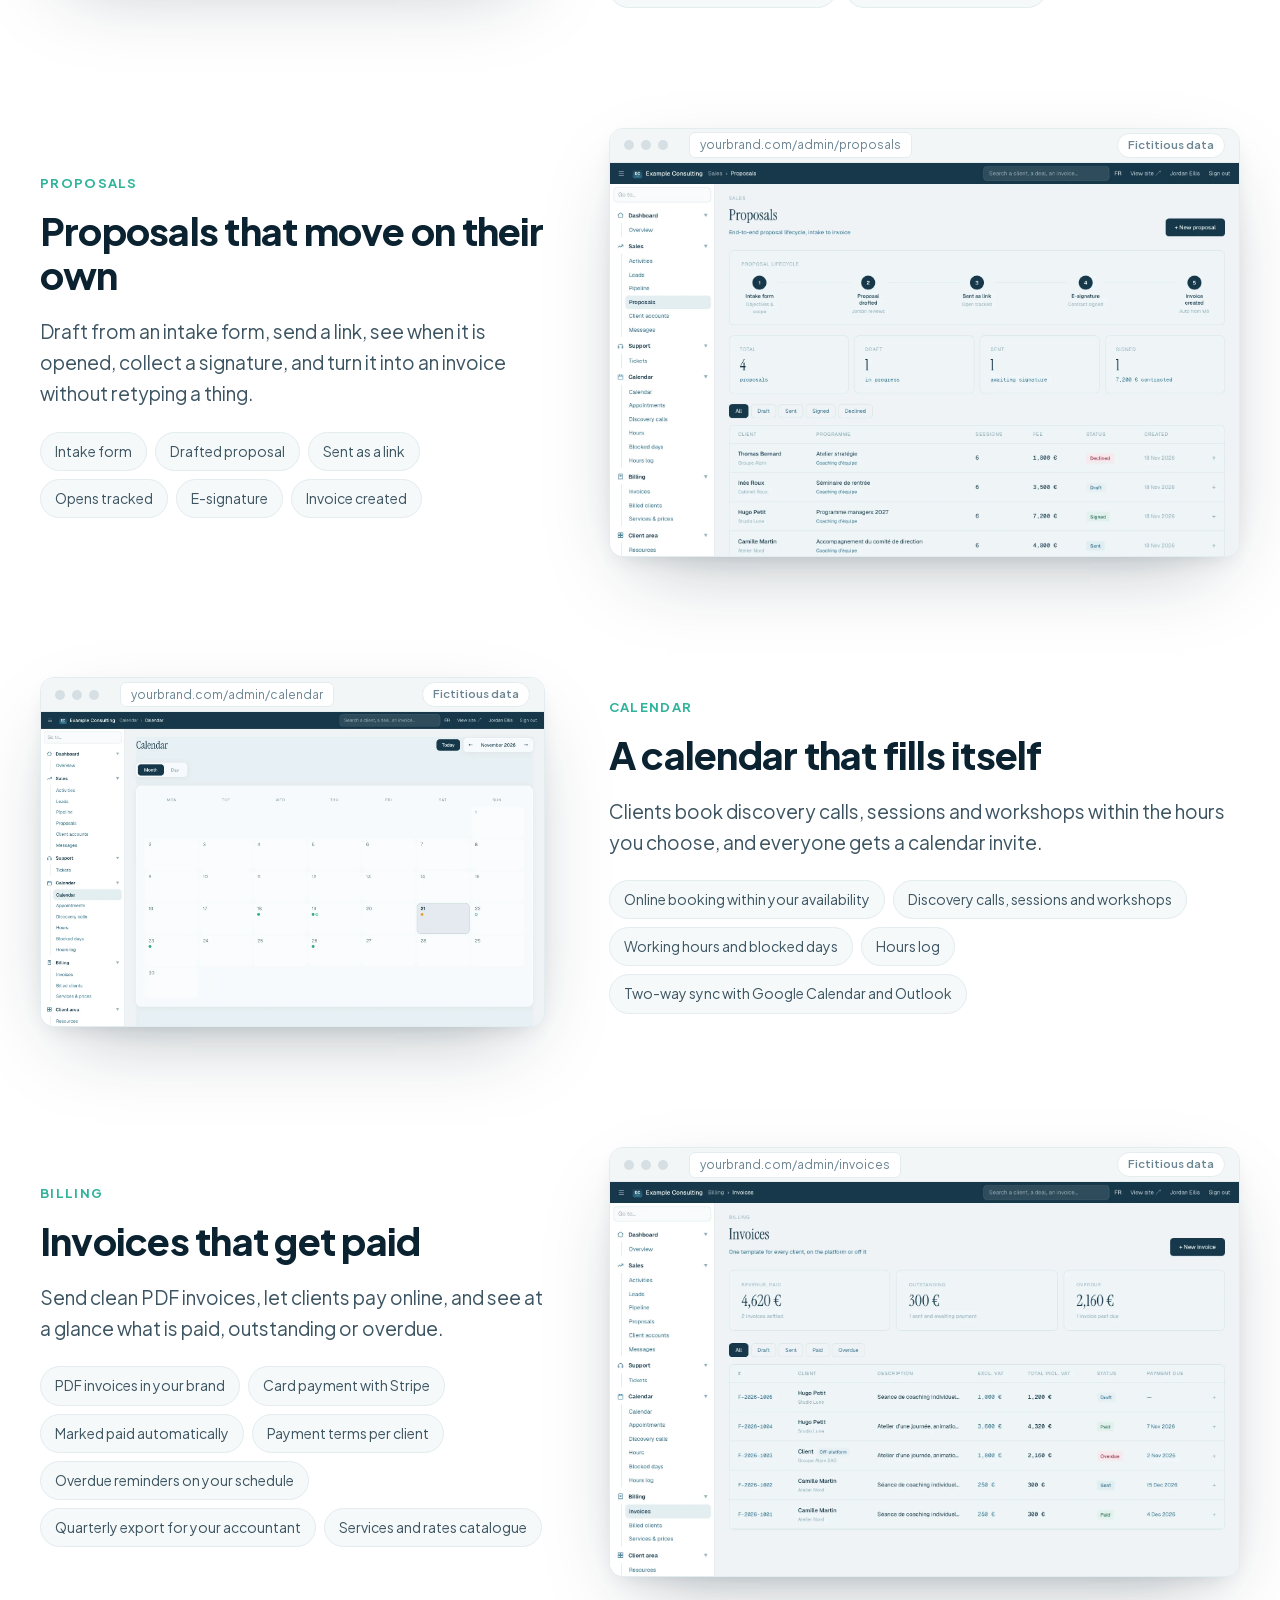
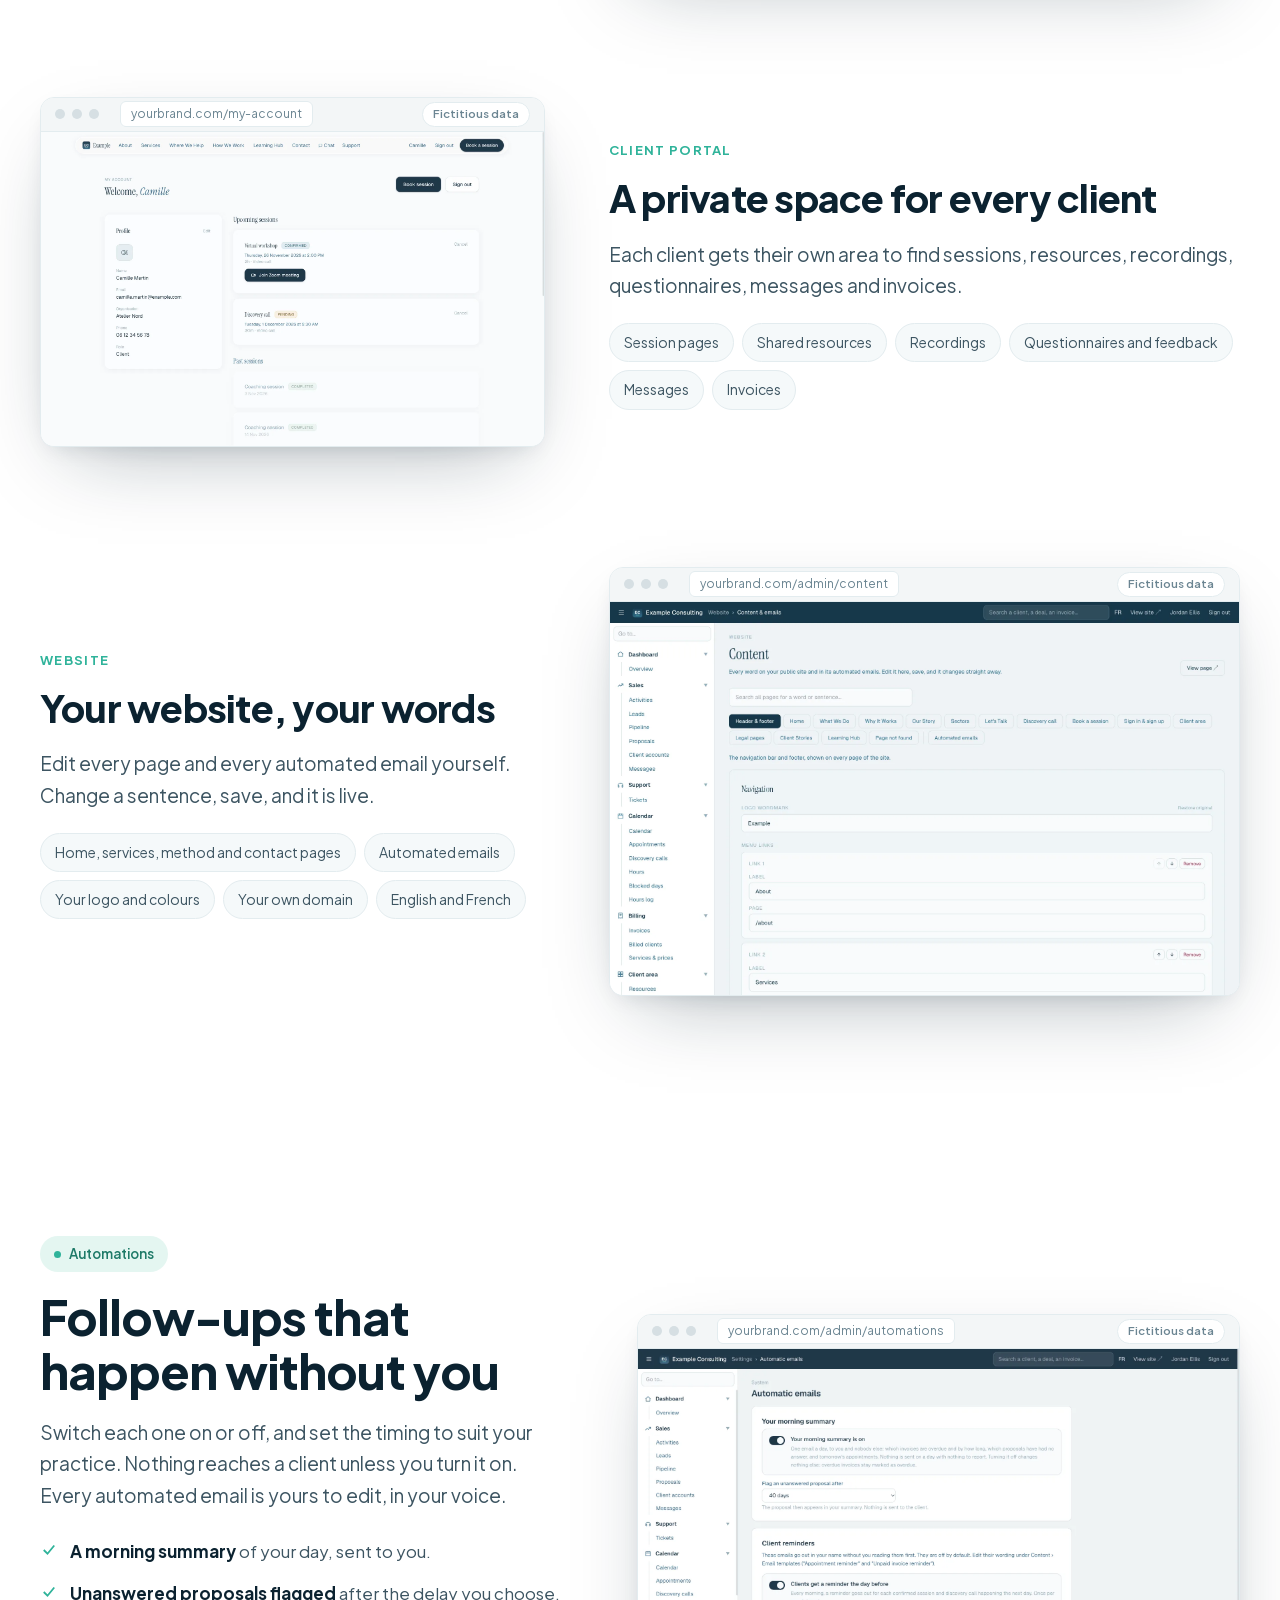
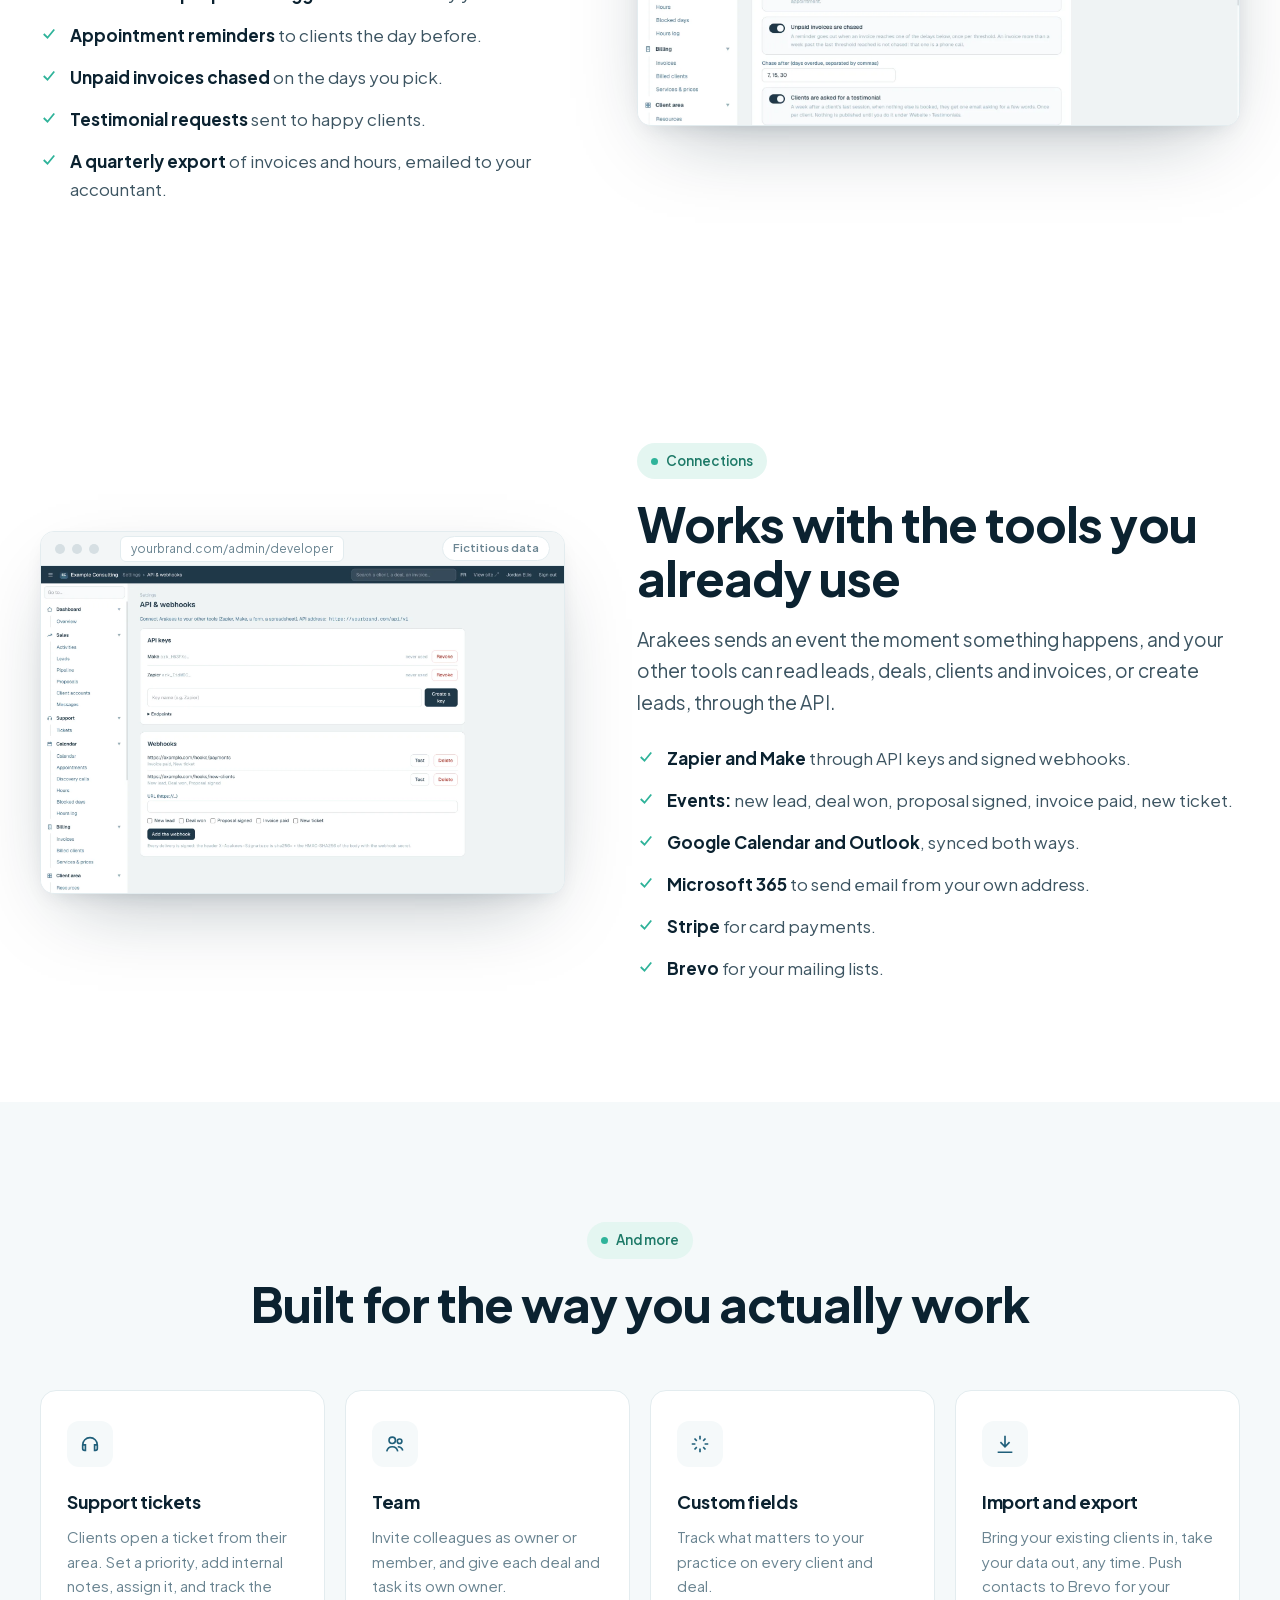
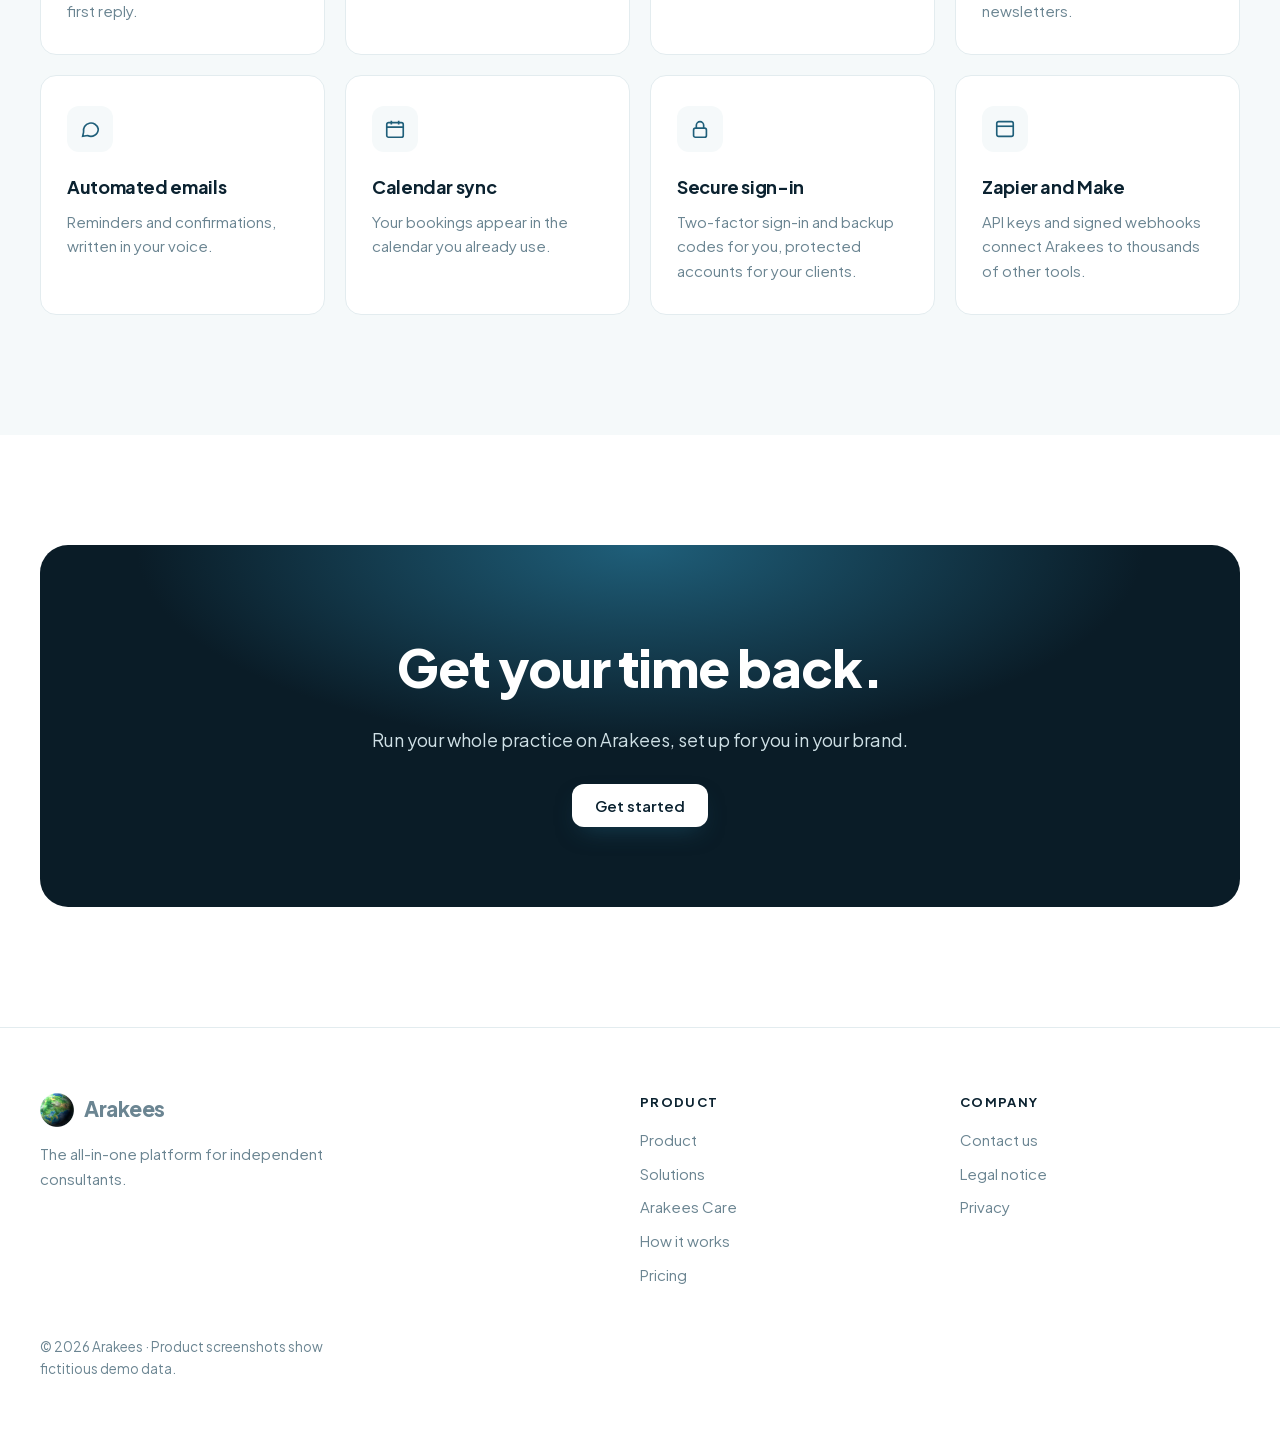
<file: product.html>
<!doctype html>
<html lang="en">
<head>
<meta charset="utf-8">
<meta name="viewport" content="width=device-width, initial-scale=1">
<title>CRM, booking and invoicing for consultants · Arakees</title>
<meta name="description" content="Dashboard, sales pipeline, proposals, calendar, billing, client portal and website: everything an independent practice runs on, in one platform.">
<meta name="robots" content="index, follow, max-image-preview:large, max-snippet:-1">
<link rel="canonical" href="https://www.arakees.com/product">
<link rel="icon" href="/favicon.ico" sizes="48x48">
<link rel="icon" type="image/png" sizes="192x192" href="/assets/favicon-192.png">
<link rel="icon" type="image/png" sizes="96x96" href="/assets/favicon-96.png">
<link rel="apple-touch-icon" href="/assets/arakees-mark-512.png">
<meta property="og:type" content="website">
<meta property="og:site_name" content="Arakees">
<meta property="og:locale" content="en_GB">
<meta property="og:title" content="CRM, booking and invoicing for consultants · Arakees">
<meta property="og:description" content="Dashboard, sales pipeline, proposals, calendar, billing, client portal and website: everything an independent practice runs on, in one platform.">
<meta property="og:url" content="https://www.arakees.com/product">
<meta property="og:image" content="https://www.arakees.com/assets/og-arakees.png">
<meta property="og:image:width" content="1200">
<meta property="og:image:height" content="630">
<meta property="og:image:alt" content="Arakees, the all-in-one platform for independent consultants">
<meta name="twitter:card" content="summary_large_image">
<meta name="twitter:title" content="CRM, booking and invoicing for consultants · Arakees">
<meta name="twitter:description" content="Dashboard, sales pipeline, proposals, calendar, billing, client portal and website: everything an independent practice runs on, in one platform.">
<meta name="twitter:image" content="https://www.arakees.com/assets/og-arakees.png">
<meta name="theme-color" content="#ffffff">
<link rel="preload" href="/assets/fonts/PlusJakartaSans-normal-latin.woff2" as="font" type="font/woff2" crossorigin>
<link rel="preload" href="/assets/planet-2k.webp" as="image" type="image/webp">
<link rel="stylesheet" href="/assets/fonts/fonts.css">
<link rel="stylesheet" href="/assets/site.css?v=3">
<script type="application/ld+json">{"@context": "https://schema.org", "@graph": [{"@type": "Organization", "@id": "https://www.arakees.com/#org", "name": "Arakees", "url": "https://www.arakees.com/", "logo": "https://www.arakees.com/assets/arakees-mark-512.png", "description": "All-in-one platform for independent consultants and coaches: website, online booking, client portal, proposals and invoicing."}, {"@type": "WebSite", "@id": "https://www.arakees.com/#site", "url": "https://www.arakees.com/", "name": "Arakees", "inLanguage": "en", "publisher": {"@id": "https://www.arakees.com/#org"}}, {"@type": "WebPage", "@id": "https://www.arakees.com/product#page", "url": "https://www.arakees.com/product", "name": "CRM, booking and invoicing for consultants · Arakees", "description": "Dashboard, sales pipeline, proposals, calendar, billing, client portal and website: everything an independent practice runs on, in one platform.", "inLanguage": "en", "isPartOf": {"@id": "https://www.arakees.com/#site"}, "primaryImageOfPage": "https://www.arakees.com/assets/og-arakees.png"}, {"@type": "BreadcrumbList", "itemListElement": [{"@type": "ListItem", "position": 1, "name": "Home", "item": "https://www.arakees.com/"}, {"@type": "ListItem", "position": 2, "name": "Product", "item": "https://www.arakees.com/product"}]}]}</script>
</head>
<body>
<header class="hdr" id="hdr">
  <div class="wrap">
    <a class="brand" href="/" aria-label="Arakees home"><img src="/assets/arakees-mark-128.png" alt="" width="34" height="34"><span>Arakees</span></a>
    <nav class="nav" aria-label="Main navigation"><a href="/product" class="on">Product</a><a href="/solutions">Solutions</a><a href="/care">Care</a><a href="/how-it-works">How it works</a><a href="/pricing">Pricing</a><a href="/contact">Contact us</a></nav>
    <a class="btn btn-primary btn-sm" href="/pricing">Get started</a>
    <nav class="mnav" aria-label="Quick links"><a href="/pricing">Pricing</a><a href="/contact">Contact us</a></nav>
  </div>
</header>
<main>
<section class="phero"><div class="wrap"><span class="eyebrow">Product</span><h1>One platform for everything your practice runs on</h1><p class="lead">From the first enquiry to the paid invoice, every step lives in one place, under your brand.</p><div class="ctas"><a class="btn btn-primary" href="/pricing">Get started</a><a class="btn btn-ghost" href="/contact">Contact us →</a></div></div></section>
<section style="padding-top:40px"><div class="wrap"><div class="mods"><div class="mod rv" id="dashboard">
  <div><span class="tag">Dashboard</span><h2>See your whole business in one glance</h2><p class="lead">Start every morning knowing exactly where you stand: what came in, what is waiting for an answer and who still owes you.</p><div class="pill-list"><span>Invoices paid, waiting and overdue</span><span>Money still to collect</span><span>Upcoming appointments and sessions</span><span>Pipeline value and open proposals</span><span>Revenue over time and monthly goals</span><span>Customisable widgets</span></div></div>
  <div class="frame"><div class="bar"><i></i><i></i><i></i><span>yourbrand.com/admin</span><em class="fict">Fictitious data</em></div><img src="/assets/shots/dashboard.webp?v=7" alt="Arakees Dashboard screen" width="1800" height="1125" loading="lazy"></div>
</div><div class="mod rev rv" id="sales">
  <div><span class="tag">Sales</span><h2>Turn conversations into signed work</h2><p class="lead">Every lead, deal and proposal in one pipeline, from the first message to the signed contract.</p><div class="pill-list"><span>Leads with their source and status</span><span>Stages from qualification to won or lost</span><span>Win probability and weighted value per deal</span><span>Activities, tasks and notes</span><span>Proposals tracked when opened</span><span>Electronic signature</span><span>Lead import and export in CSV</span><span>Messaging with each client</span></div></div>
  <div class="frame"><div class="bar"><i></i><i></i><i></i><span>yourbrand.com/admin/leads</span><em class="fict">Fictitious data</em></div><img src="/assets/shots/leads.webp?v=7" alt="Arakees Sales screen" width="1800" height="1125" loading="lazy"></div>
</div><div class="mod rv" id="proposals">
  <div><span class="tag">Proposals</span><h2>Proposals that move on their own</h2><p class="lead">Draft from an intake form, send a link, see when it is opened, collect a signature, and turn it into an invoice without retyping a thing.</p><div class="pill-list"><span>Intake form</span><span>Drafted proposal</span><span>Sent as a link</span><span>Opens tracked</span><span>E-signature</span><span>Invoice created</span></div></div>
  <div class="frame"><div class="bar"><i></i><i></i><i></i><span>yourbrand.com/admin/proposals</span><em class="fict">Fictitious data</em></div><img src="/assets/shots/proposals.webp?v=7" alt="Arakees Proposals screen" width="1800" height="1125" loading="lazy"></div>
</div><div class="mod rev rv" id="calendar">
  <div><span class="tag">Calendar</span><h2>A calendar that fills itself</h2><p class="lead">Clients book discovery calls, sessions and workshops within the hours you choose, and everyone gets a calendar invite.</p><div class="pill-list"><span>Online booking within your availability</span><span>Discovery calls, sessions and workshops</span><span>Working hours and blocked days</span><span>Hours log</span><span>Two-way sync with Google Calendar and Outlook</span></div></div>
  <div class="frame"><div class="bar"><i></i><i></i><i></i><span>yourbrand.com/admin/calendar</span><em class="fict">Fictitious data</em></div><img src="/assets/shots/calendar.webp?v=7" alt="Arakees Calendar screen" width="1800" height="1125" loading="lazy"></div>
</div><div class="mod rv" id="billing">
  <div><span class="tag">Billing</span><h2>Invoices that get paid</h2><p class="lead">Send clean PDF invoices, let clients pay online, and see at a glance what is paid, outstanding or overdue.</p><div class="pill-list"><span>PDF invoices in your brand</span><span>Card payment with Stripe</span><span>Marked paid automatically</span><span>Payment terms per client</span><span>Overdue reminders on your schedule</span><span>Quarterly export for your accountant</span><span>Services and rates catalogue</span></div></div>
  <div class="frame"><div class="bar"><i></i><i></i><i></i><span>yourbrand.com/admin/invoices</span><em class="fict">Fictitious data</em></div><img src="/assets/shots/invoices.webp?v=7" alt="Arakees Billing screen" width="1800" height="1125" loading="lazy"></div>
</div><div class="mod rev rv" id="portal">
  <div><span class="tag">Client portal</span><h2>A private space for every client</h2><p class="lead">Each client gets their own area to find sessions, resources, recordings, questionnaires, messages and invoices.</p><div class="pill-list"><span>Session pages</span><span>Shared resources</span><span>Recordings</span><span>Questionnaires and feedback</span><span>Messages</span><span>Invoices</span></div></div>
  <div class="frame"><div class="bar"><i></i><i></i><i></i><span>yourbrand.com/my-account</span><em class="fict">Fictitious data</em></div><img src="/assets/shots/portal.webp?v=7" alt="Arakees Client portal screen" width="1800" height="1125" loading="lazy"></div>
</div><div class="mod rv" id="website">
  <div><span class="tag">Website</span><h2>Your website, your words</h2><p class="lead">Edit every page and every automated email yourself. Change a sentence, save, and it is live.</p><div class="pill-list"><span>Home, services, method and contact pages</span><span>Automated emails</span><span>Your logo and colours</span><span>Your own domain</span><span>English and French</span></div></div>
  <div class="frame"><div class="bar"><i></i><i></i><i></i><span>yourbrand.com/admin/content</span><em class="fict">Fictitious data</em></div><img src="/assets/shots/content.webp?v=7" alt="Arakees Website screen" width="1800" height="1125" loading="lazy"></div>
</div></div></div></section>
<section id="automations">
  <div class="wrap split">
    <div class="rv">
      <span class="eyebrow">Automations</span>
      <h2 class="h2">Follow-ups that happen without you</h2>
      <p class="lead">Switch each one on or off, and set the timing to suit your practice. Nothing reaches a client unless you turn it on. Every automated email is yours to edit, in your voice.</p>
      <ul class="checks"><li><svg width="18" height="18" viewBox="0 0 24 24" fill="none" stroke="currentColor" stroke-width="2.4"><path d="M5 12l5 5 9-11"/></svg><span><b>A morning summary</b> of your day, sent to you.</span></li><li><svg width="18" height="18" viewBox="0 0 24 24" fill="none" stroke="currentColor" stroke-width="2.4"><path d="M5 12l5 5 9-11"/></svg><span><b>Unanswered proposals flagged</b> after the delay you choose.</span></li><li><svg width="18" height="18" viewBox="0 0 24 24" fill="none" stroke="currentColor" stroke-width="2.4"><path d="M5 12l5 5 9-11"/></svg><span><b>Appointment reminders</b> to clients the day before.</span></li><li><svg width="18" height="18" viewBox="0 0 24 24" fill="none" stroke="currentColor" stroke-width="2.4"><path d="M5 12l5 5 9-11"/></svg><span><b>Unpaid invoices chased</b> on the days you pick.</span></li><li><svg width="18" height="18" viewBox="0 0 24 24" fill="none" stroke="currentColor" stroke-width="2.4"><path d="M5 12l5 5 9-11"/></svg><span><b>Testimonial requests</b> sent to happy clients.</span></li><li><svg width="18" height="18" viewBox="0 0 24 24" fill="none" stroke="currentColor" stroke-width="2.4"><path d="M5 12l5 5 9-11"/></svg><span><b>A quarterly export</b> of invoices and hours, emailed to your accountant.</span></li></ul>
    </div>
    <div class="frame rv"><div class="bar"><i></i><i></i><i></i><span>yourbrand.com/admin/automations</span><em class="fict">Fictitious data</em></div><img src="/assets/shots/automations.webp?v=7" alt="Arakees automatic emails settings" width="1800" height="1125" loading="lazy"></div>
  </div>
</section>
<section id="connections">
  <div class="wrap split">
    <div class="rv" style="order:2">
      <span class="eyebrow">Connections</span>
      <h2 class="h2">Works with the tools you already use</h2>
      <p class="lead">Arakees sends an event the moment something happens, and your other tools can read leads, deals, clients and invoices, or create leads, through the API.</p>
      <ul class="checks"><li><svg width="18" height="18" viewBox="0 0 24 24" fill="none" stroke="currentColor" stroke-width="2.4"><path d="M5 12l5 5 9-11"/></svg><span><b>Zapier and Make</b> through API keys and signed webhooks.</span></li><li><svg width="18" height="18" viewBox="0 0 24 24" fill="none" stroke="currentColor" stroke-width="2.4"><path d="M5 12l5 5 9-11"/></svg><span><b>Events:</b> new lead, deal won, proposal signed, invoice paid, new ticket.</span></li><li><svg width="18" height="18" viewBox="0 0 24 24" fill="none" stroke="currentColor" stroke-width="2.4"><path d="M5 12l5 5 9-11"/></svg><span><b>Google Calendar and Outlook</b>, synced both ways.</span></li><li><svg width="18" height="18" viewBox="0 0 24 24" fill="none" stroke="currentColor" stroke-width="2.4"><path d="M5 12l5 5 9-11"/></svg><span><b>Microsoft 365</b> to send email from your own address.</span></li><li><svg width="18" height="18" viewBox="0 0 24 24" fill="none" stroke="currentColor" stroke-width="2.4"><path d="M5 12l5 5 9-11"/></svg><span><b>Stripe</b> for card payments.</span></li><li><svg width="18" height="18" viewBox="0 0 24 24" fill="none" stroke="currentColor" stroke-width="2.4"><path d="M5 12l5 5 9-11"/></svg><span><b>Brevo</b> for your mailing lists.</span></li></ul>
    </div>
    <div class="frame rv"><div class="bar"><i></i><i></i><i></i><span>yourbrand.com/admin/developer</span><em class="fict">Fictitious data</em></div><img src="/assets/shots/developer.webp?v=7" alt="Arakees API keys and webhooks for Zapier and Make" width="1800" height="1125" loading="lazy"></div>
  </div>
</section>
<section class="soft" id="support">
  <div class="wrap">
    <div class="center"><span class="eyebrow">And more</span><h2 class="h2">Built for the way you actually work</h2></div>
    <div class="grid4">
      <div class="card rv"><div class="ico"><svg width="22" height="22" viewBox="0 0 24 24" fill="none" stroke="currentColor" stroke-width="1.8"><path d="M4 13a8 8 0 0116 0v4a2 2 0 01-2 2h-1v-6h3M4 13v4a2 2 0 002 2h1v-6H4"/></svg></div><h3>Support tickets</h3><p>Clients open a ticket from their area. Set a priority, add internal notes, assign it, and track the first reply.</p></div>
      <div class="card rv" id="team"><div class="ico"><svg width="22" height="22" viewBox="0 0 24 24" fill="none" stroke="currentColor" stroke-width="1.8"><circle cx="9" cy="8" r="3.5"/><circle cx="17" cy="9" r="2.5"/><path d="M3 20c.8-3.5 3.2-5 6-5s5.2 1.5 6 5M15 15c2.5 0 4.5 1.2 5.5 4"/></svg></div><h3>Team</h3><p>Invite colleagues as owner or member, and give each deal and task its own owner.</p></div>
      <div class="card rv"><div class="ico"><svg width="22" height="22" viewBox="0 0 24 24" fill="none" stroke="currentColor" stroke-width="1.8"><path d="M12 3v4M12 17v4M3 12h4M17 12h4M6 6l2.5 2.5M15.5 15.5L18 18M6 18l2.5-2.5M15.5 8.5L18 6"/></svg></div><h3>Custom fields</h3><p>Track what matters to your practice on every client and deal.</p></div>
      <div class="card rv"><div class="ico"><svg width="22" height="22" viewBox="0 0 24 24" fill="none" stroke="currentColor" stroke-width="1.8"><path d="M12 3v12M7 10l5 5 5-5M4 21h16"/></svg></div><h3>Import and export</h3><p>Bring your existing clients in, take your data out, any time. Push contacts to Brevo for your newsletters.</p></div>
      <div class="card rv"><div class="ico"><svg width="22" height="22" viewBox="0 0 24 24" fill="none" stroke="currentColor" stroke-width="1.8"><path d="M21 12a8 8 0 01-11.7 7.1L4 20l1-4.6A8 8 0 1121 12z"/></svg></div><h3>Automated emails</h3><p>Reminders and confirmations, written in your voice.</p></div>
      <div class="card rv"><div class="ico"><svg width="22" height="22" viewBox="0 0 24 24" fill="none" stroke="currentColor" stroke-width="1.8"><rect x="3" y="5" width="18" height="16" rx="2"/><path d="M8 3v4M16 3v4M3 10h18"/></svg></div><h3>Calendar sync</h3><p>Your bookings appear in the calendar you already use.</p></div>
      <div class="card rv"><div class="ico"><svg width="22" height="22" viewBox="0 0 24 24" fill="none" stroke="currentColor" stroke-width="1.8"><rect x="5" y="11" width="14" height="10" rx="2"/><path d="M8 11V8a4 4 0 018 0v3"/></svg></div><h3>Secure sign-in</h3><p>Two-factor sign-in and backup codes for you, protected accounts for your clients.</p></div>
      <div class="card rv"><div class="ico"><svg width="22" height="22" viewBox="0 0 24 24" fill="none" stroke="currentColor" stroke-width="1.8"><rect x="3" y="4" width="18" height="16" rx="2"/><path d="M3 9h18"/></svg></div><h3>Zapier and Make</h3><p>API keys and signed webhooks connect Arakees to thousands of other tools.</p></div>
    </div>
  </div>
</section>
<section class="band">
  <div class="wrap">
    <div class="box rv">
      <h2>Get your time back.</h2>
      <p>Run your whole practice on Arakees, set up for you in your brand.</p>
      <a class="btn btn-primary" href="/pricing">Get started</a>
    </div>
  </div>
</section>
</main>
<footer class="ftr">
  <div class="wrap">
    <div class="cols">
      <div><a class="brand" href="/"><img src="/assets/arakees-mark-128.png" alt="" width="34" height="34"><span>Arakees</span></a><p>The all-in-one platform for independent consultants.</p></div>
      <div><h4>Product</h4><ul><li><a href="/product">Product</a></li><li><a href="/solutions">Solutions</a></li><li><a href="/care">Arakees Care</a></li><li><a href="/how-it-works">How it works</a></li><li><a href="/pricing">Pricing</a></li></ul></div>
      <div><h4>Company</h4><ul><li><a href="/contact">Contact us</a></li><li><a href="/mentions-legales">Legal notice</a></li><li><a href="/privacy">Privacy</a></li></ul></div>
    </div>
    <p class="copy">© 2026 Arakees · Product screenshots show fictitious demo data.</p>
  </div>
</footer>
<script>
(function () {
  const io = new IntersectionObserver(es => es.forEach(e => { if (e.isIntersecting) { e.target.classList.add('in'); io.unobserve(e.target); } }), { threshold: .15 });
  document.querySelectorAll('.rv').forEach(el => io.observe(el));
  const hdr = document.getElementById('hdr'), frame = document.getElementById('heroFrame');
  const onScroll = () => { hdr.classList.toggle('scrolled', scrollY > 8); if (frame) frame.style.setProperty('--tilt', Math.max(0, 10 - scrollY / 40) + 'deg'); };
  addEventListener('scroll', onScroll, { passive: true }); onScroll();
  // Email address assembled in the browser: readable by people, absent from the HTML for bots.
  document.querySelectorAll('.eml').forEach(el => { const a = document.createElement('a'); a.href = 'mailto:' + el.dataset.u + '@' + el.dataset.d; a.textContent = el.dataset.u + '@' + el.dataset.d; el.replaceWith(a); });
})();
</script>
<script type="module" src="/assets/logo-planet.js"></script>
</body>
</html>
</file>
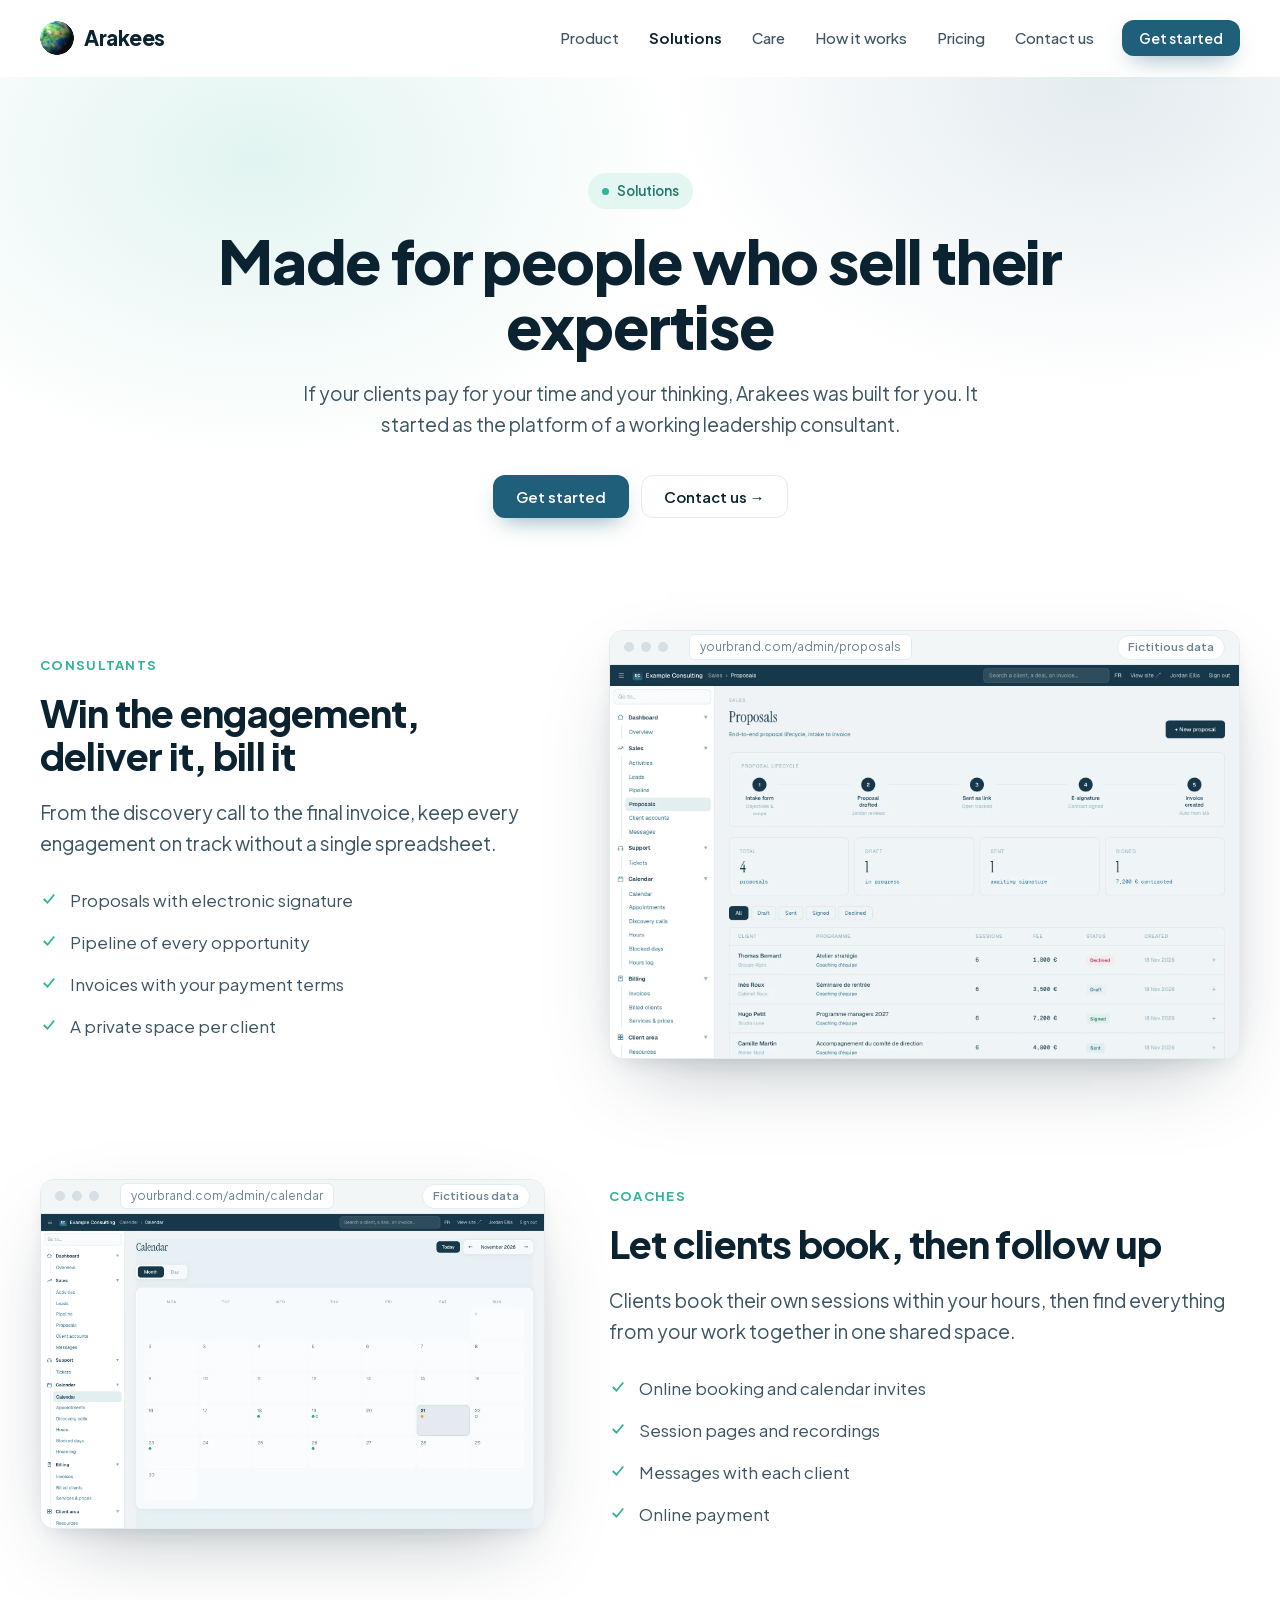
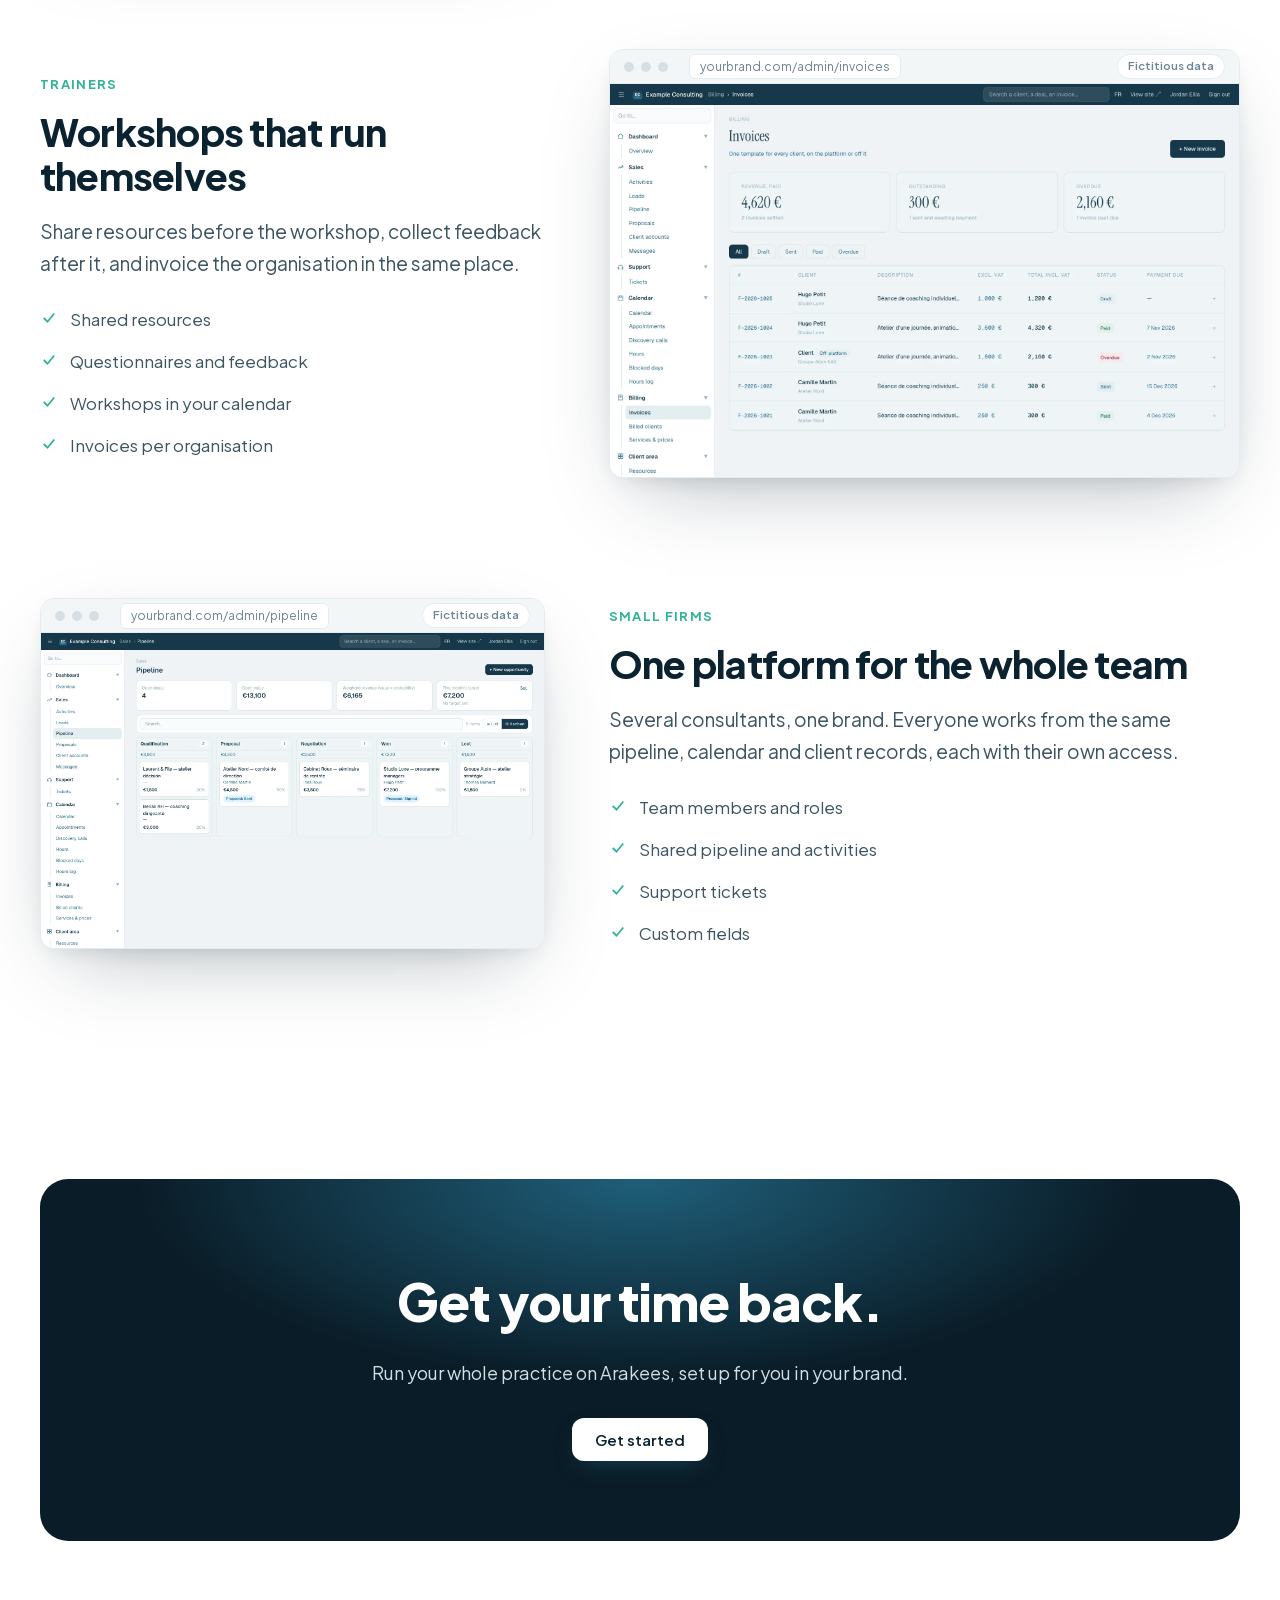
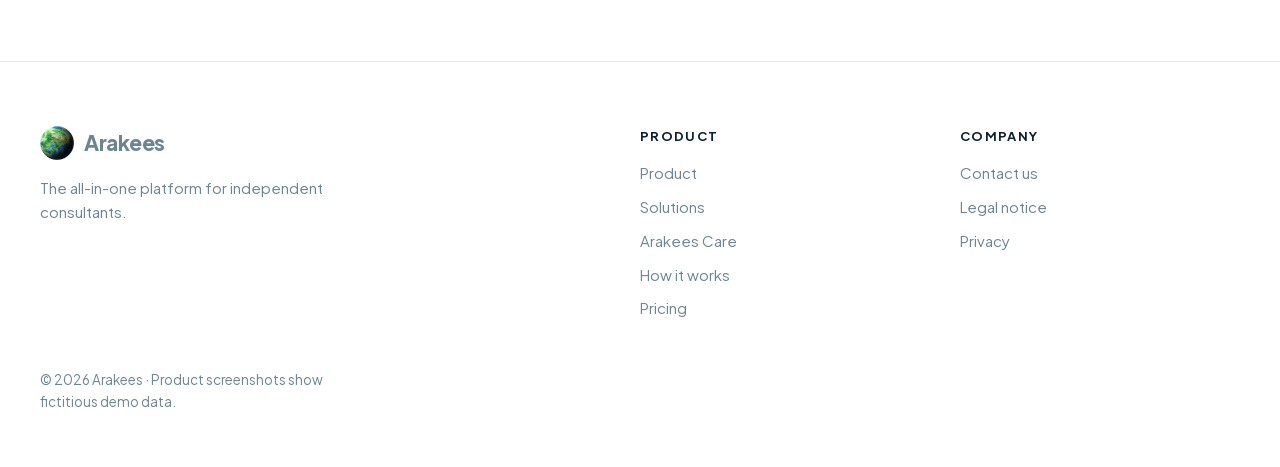
<file: solutions.html>
<!doctype html>
<html lang="en">
<head>
<meta charset="utf-8">
<meta name="viewport" content="width=device-width, initial-scale=1">
<title>Client management software for coaches and consultants · Arakees</title>
<meta name="description" content="Arakees for consultants, coaches, trainers and small firms: proposals, booking, client portal and invoicing in one platform.">
<meta name="robots" content="index, follow, max-image-preview:large, max-snippet:-1">
<link rel="canonical" href="https://www.arakees.com/solutions">
<link rel="icon" href="/favicon.ico" sizes="48x48">
<link rel="icon" type="image/png" sizes="192x192" href="/assets/favicon-192.png">
<link rel="icon" type="image/png" sizes="96x96" href="/assets/favicon-96.png">
<link rel="apple-touch-icon" href="/assets/arakees-mark-512.png">
<meta property="og:type" content="website">
<meta property="og:site_name" content="Arakees">
<meta property="og:locale" content="en_GB">
<meta property="og:title" content="Client management software for coaches and consultants · Arakees">
<meta property="og:description" content="Arakees for consultants, coaches, trainers and small firms: proposals, booking, client portal and invoicing in one platform.">
<meta property="og:url" content="https://www.arakees.com/solutions">
<meta property="og:image" content="https://www.arakees.com/assets/og-arakees.png">
<meta property="og:image:width" content="1200">
<meta property="og:image:height" content="630">
<meta property="og:image:alt" content="Arakees, the all-in-one platform for independent consultants">
<meta name="twitter:card" content="summary_large_image">
<meta name="twitter:title" content="Client management software for coaches and consultants · Arakees">
<meta name="twitter:description" content="Arakees for consultants, coaches, trainers and small firms: proposals, booking, client portal and invoicing in one platform.">
<meta name="twitter:image" content="https://www.arakees.com/assets/og-arakees.png">
<meta name="theme-color" content="#ffffff">
<link rel="preload" href="/assets/fonts/PlusJakartaSans-normal-latin.woff2" as="font" type="font/woff2" crossorigin>
<link rel="preload" href="/assets/planet-2k.webp" as="image" type="image/webp">
<link rel="stylesheet" href="/assets/fonts/fonts.css">
<link rel="stylesheet" href="/assets/site.css?v=3">
<script type="application/ld+json">{"@context": "https://schema.org", "@graph": [{"@type": "Organization", "@id": "https://www.arakees.com/#org", "name": "Arakees", "url": "https://www.arakees.com/", "logo": "https://www.arakees.com/assets/arakees-mark-512.png", "description": "All-in-one platform for independent consultants and coaches: website, online booking, client portal, proposals and invoicing."}, {"@type": "WebSite", "@id": "https://www.arakees.com/#site", "url": "https://www.arakees.com/", "name": "Arakees", "inLanguage": "en", "publisher": {"@id": "https://www.arakees.com/#org"}}, {"@type": "WebPage", "@id": "https://www.arakees.com/solutions#page", "url": "https://www.arakees.com/solutions", "name": "Client management software for coaches and consultants · Arakees", "description": "Arakees for consultants, coaches, trainers and small firms: proposals, booking, client portal and invoicing in one platform.", "inLanguage": "en", "isPartOf": {"@id": "https://www.arakees.com/#site"}, "primaryImageOfPage": "https://www.arakees.com/assets/og-arakees.png"}, {"@type": "BreadcrumbList", "itemListElement": [{"@type": "ListItem", "position": 1, "name": "Home", "item": "https://www.arakees.com/"}, {"@type": "ListItem", "position": 2, "name": "Solutions", "item": "https://www.arakees.com/solutions"}]}]}</script>
</head>
<body>
<header class="hdr" id="hdr">
  <div class="wrap">
    <a class="brand" href="/" aria-label="Arakees home"><img src="/assets/arakees-mark-128.png" alt="" width="34" height="34"><span>Arakees</span></a>
    <nav class="nav" aria-label="Main navigation"><a href="/product">Product</a><a href="/solutions" class="on">Solutions</a><a href="/care">Care</a><a href="/how-it-works">How it works</a><a href="/pricing">Pricing</a><a href="/contact">Contact us</a></nav>
    <a class="btn btn-primary btn-sm" href="/pricing">Get started</a>
    <nav class="mnav" aria-label="Quick links"><a href="/pricing">Pricing</a><a href="/contact">Contact us</a></nav>
  </div>
</header>
<main>
<section class="phero"><div class="wrap"><span class="eyebrow">Solutions</span><h1>Made for people who sell their expertise</h1><p class="lead">If your clients pay for your time and your thinking, Arakees was built for you. It started as the platform of a working leadership consultant.</p><div class="ctas"><a class="btn btn-primary" href="/pricing">Get started</a><a class="btn btn-ghost" href="/contact">Contact us →</a></div></div></section>
<section style="padding-top:40px"><div class="wrap"><div class="mods"><div class="mod rv">
  <div><span class="tag">Consultants</span><h2>Win the engagement, deliver it, bill it</h2><p class="lead">From the discovery call to the final invoice, keep every engagement on track without a single spreadsheet.</p><ul class="checks"><li><svg width="18" height="18" viewBox="0 0 24 24" fill="none" stroke="currentColor" stroke-width="2.4"><path d="M5 12l5 5 9-11"/></svg><span>Proposals with electronic signature</span></li><li><svg width="18" height="18" viewBox="0 0 24 24" fill="none" stroke="currentColor" stroke-width="2.4"><path d="M5 12l5 5 9-11"/></svg><span>Pipeline of every opportunity</span></li><li><svg width="18" height="18" viewBox="0 0 24 24" fill="none" stroke="currentColor" stroke-width="2.4"><path d="M5 12l5 5 9-11"/></svg><span>Invoices with your payment terms</span></li><li><svg width="18" height="18" viewBox="0 0 24 24" fill="none" stroke="currentColor" stroke-width="2.4"><path d="M5 12l5 5 9-11"/></svg><span>A private space per client</span></li></ul></div>
  <div class="frame"><div class="bar"><i></i><i></i><i></i><span>yourbrand.com/admin/proposals</span><em class="fict">Fictitious data</em></div><img src="/assets/shots/proposals.webp?v=7" alt="Arakees for consultants" width="1800" height="1125" loading="lazy"></div>
</div><div class="mod rev rv">
  <div><span class="tag">Coaches</span><h2>Let clients book, then follow up</h2><p class="lead">Clients book their own sessions within your hours, then find everything from your work together in one shared space.</p><ul class="checks"><li><svg width="18" height="18" viewBox="0 0 24 24" fill="none" stroke="currentColor" stroke-width="2.4"><path d="M5 12l5 5 9-11"/></svg><span>Online booking and calendar invites</span></li><li><svg width="18" height="18" viewBox="0 0 24 24" fill="none" stroke="currentColor" stroke-width="2.4"><path d="M5 12l5 5 9-11"/></svg><span>Session pages and recordings</span></li><li><svg width="18" height="18" viewBox="0 0 24 24" fill="none" stroke="currentColor" stroke-width="2.4"><path d="M5 12l5 5 9-11"/></svg><span>Messages with each client</span></li><li><svg width="18" height="18" viewBox="0 0 24 24" fill="none" stroke="currentColor" stroke-width="2.4"><path d="M5 12l5 5 9-11"/></svg><span>Online payment</span></li></ul></div>
  <div class="frame"><div class="bar"><i></i><i></i><i></i><span>yourbrand.com/admin/calendar</span><em class="fict">Fictitious data</em></div><img src="/assets/shots/calendar.webp?v=7" alt="Arakees for coaches" width="1800" height="1125" loading="lazy"></div>
</div><div class="mod rv">
  <div><span class="tag">Trainers</span><h2>Workshops that run themselves</h2><p class="lead">Share resources before the workshop, collect feedback after it, and invoice the organisation in the same place.</p><ul class="checks"><li><svg width="18" height="18" viewBox="0 0 24 24" fill="none" stroke="currentColor" stroke-width="2.4"><path d="M5 12l5 5 9-11"/></svg><span>Shared resources</span></li><li><svg width="18" height="18" viewBox="0 0 24 24" fill="none" stroke="currentColor" stroke-width="2.4"><path d="M5 12l5 5 9-11"/></svg><span>Questionnaires and feedback</span></li><li><svg width="18" height="18" viewBox="0 0 24 24" fill="none" stroke="currentColor" stroke-width="2.4"><path d="M5 12l5 5 9-11"/></svg><span>Workshops in your calendar</span></li><li><svg width="18" height="18" viewBox="0 0 24 24" fill="none" stroke="currentColor" stroke-width="2.4"><path d="M5 12l5 5 9-11"/></svg><span>Invoices per organisation</span></li></ul></div>
  <div class="frame"><div class="bar"><i></i><i></i><i></i><span>yourbrand.com/admin/invoices</span><em class="fict">Fictitious data</em></div><img src="/assets/shots/invoices.webp?v=7" alt="Arakees for trainers" width="1800" height="1125" loading="lazy"></div>
</div><div class="mod rev rv">
  <div><span class="tag">Small firms</span><h2>One platform for the whole team</h2><p class="lead">Several consultants, one brand. Everyone works from the same pipeline, calendar and client records, each with their own access.</p><ul class="checks"><li><svg width="18" height="18" viewBox="0 0 24 24" fill="none" stroke="currentColor" stroke-width="2.4"><path d="M5 12l5 5 9-11"/></svg><span>Team members and roles</span></li><li><svg width="18" height="18" viewBox="0 0 24 24" fill="none" stroke="currentColor" stroke-width="2.4"><path d="M5 12l5 5 9-11"/></svg><span>Shared pipeline and activities</span></li><li><svg width="18" height="18" viewBox="0 0 24 24" fill="none" stroke="currentColor" stroke-width="2.4"><path d="M5 12l5 5 9-11"/></svg><span>Support tickets</span></li><li><svg width="18" height="18" viewBox="0 0 24 24" fill="none" stroke="currentColor" stroke-width="2.4"><path d="M5 12l5 5 9-11"/></svg><span>Custom fields</span></li></ul></div>
  <div class="frame"><div class="bar"><i></i><i></i><i></i><span>yourbrand.com/admin/pipeline</span><em class="fict">Fictitious data</em></div><img src="/assets/shots/pipeline.webp?v=7" alt="Arakees for small firms" width="1800" height="1125" loading="lazy"></div>
</div></div></div></section>
<section class="band">
  <div class="wrap">
    <div class="box rv">
      <h2>Get your time back.</h2>
      <p>Run your whole practice on Arakees, set up for you in your brand.</p>
      <a class="btn btn-primary" href="/pricing">Get started</a>
    </div>
  </div>
</section>
</main>
<footer class="ftr">
  <div class="wrap">
    <div class="cols">
      <div><a class="brand" href="/"><img src="/assets/arakees-mark-128.png" alt="" width="34" height="34"><span>Arakees</span></a><p>The all-in-one platform for independent consultants.</p></div>
      <div><h4>Product</h4><ul><li><a href="/product">Product</a></li><li><a href="/solutions">Solutions</a></li><li><a href="/care">Arakees Care</a></li><li><a href="/how-it-works">How it works</a></li><li><a href="/pricing">Pricing</a></li></ul></div>
      <div><h4>Company</h4><ul><li><a href="/contact">Contact us</a></li><li><a href="/mentions-legales">Legal notice</a></li><li><a href="/privacy">Privacy</a></li></ul></div>
    </div>
    <p class="copy">© 2026 Arakees · Product screenshots show fictitious demo data.</p>
  </div>
</footer>
<script>
(function () {
  const io = new IntersectionObserver(es => es.forEach(e => { if (e.isIntersecting) { e.target.classList.add('in'); io.unobserve(e.target); } }), { threshold: .15 });
  document.querySelectorAll('.rv').forEach(el => io.observe(el));
  const hdr = document.getElementById('hdr'), frame = document.getElementById('heroFrame');
  const onScroll = () => { hdr.classList.toggle('scrolled', scrollY > 8); if (frame) frame.style.setProperty('--tilt', Math.max(0, 10 - scrollY / 40) + 'deg'); };
  addEventListener('scroll', onScroll, { passive: true }); onScroll();
  // Email address assembled in the browser: readable by people, absent from the HTML for bots.
  document.querySelectorAll('.eml').forEach(el => { const a = document.createElement('a'); a.href = 'mailto:' + el.dataset.u + '@' + el.dataset.d; a.textContent = el.dataset.u + '@' + el.dataset.d; el.replaceWith(a); });
})();
</script>
<script type="module" src="/assets/logo-planet.js"></script>
</body>
</html>
</file>
<file: assets/fonts/fonts.css>
@font-face {
  font-family: 'Plus Jakarta Sans';
  font-style: italic;
  font-weight: 400 800;
  font-display: swap;
  src: url(/assets/fonts/PlusJakartaSans-italic-latin-ext.woff2) format('woff2');
  unicode-range: U+0100-02BA, U+02BD-02C5, U+02C7-02CC, U+02CE-02D7, U+02DD-02FF, U+0304, U+0308, U+0329, U+1D00-1DBF, U+1E00-1E9F, U+1EF2-1EFF, U+2020, U+20A0-20AB, U+20AD-20C4, U+2113, U+2C60-2C7F, U+A720-A7FF;
}
@font-face {
  font-family: 'Plus Jakarta Sans';
  font-style: italic;
  font-weight: 400 800;
  font-display: swap;
  src: url(/assets/fonts/PlusJakartaSans-italic-latin.woff2) format('woff2');
  unicode-range: U+0000-00FF, U+0131, U+0152-0153, U+02BB-02BC, U+02C6, U+02DA, U+02DC, U+0304, U+0308, U+0329, U+2000-206F, U+20AC, U+2122, U+2191, U+2193, U+2212, U+2215, U+FEFF, U+FFFD;
}
@font-face {
  font-family: 'Plus Jakarta Sans';
  font-style: normal;
  font-weight: 400 800;
  font-display: swap;
  src: url(/assets/fonts/PlusJakartaSans-normal-latin-ext.woff2) format('woff2');
  unicode-range: U+0100-02BA, U+02BD-02C5, U+02C7-02CC, U+02CE-02D7, U+02DD-02FF, U+0304, U+0308, U+0329, U+1D00-1DBF, U+1E00-1E9F, U+1EF2-1EFF, U+2020, U+20A0-20AB, U+20AD-20C4, U+2113, U+2C60-2C7F, U+A720-A7FF;
}
@font-face {
  font-family: 'Plus Jakarta Sans';
  font-style: normal;
  font-weight: 400 800;
  font-display: swap;
  src: url(/assets/fonts/PlusJakartaSans-normal-latin.woff2) format('woff2');
  unicode-range: U+0000-00FF, U+0131, U+0152-0153, U+02BB-02BC, U+02C6, U+02DA, U+02DC, U+0304, U+0308, U+0329, U+2000-206F, U+20AC, U+2122, U+2191, U+2193, U+2212, U+2215, U+FEFF, U+FFFD;
}
</file>
<file: assets/site.css>
/* Arakees marketing site */
:root {
  --ink: #0b2230;
  --text: #3d5562;
  --muted: #6b8592;
  --line: #e3ecef;
  --bg: #ffffff;
  --soft: #f5f9fa;
  --brand: #1f5f7a;
  --brand-2: #174a60;
  --mint: #2fb39a;
  --mint-soft: #e4f6f1;
  --navy: #0a1c27;
  --navy-2: #102a38;
  --radius: 16px;
  --shadow: 0 30px 80px -30px rgba(11, 34, 48, .35), 0 8px 24px -12px rgba(11, 34, 48, .18);
  --font: "Plus Jakarta Sans", -apple-system, "Segoe UI", Roboto, Arial, sans-serif;
}
* { box-sizing: border-box; }
html { scroll-behavior: smooth; }
body { margin: 0; background: var(--bg); color: var(--text); font: 400 17px/1.65 var(--font); -webkit-font-smoothing: antialiased; overflow-x: hidden; }
img { max-width: 100%; height: auto; display: block; }
a { color: var(--brand); }
h1, h2, h3 { color: var(--ink); letter-spacing: -.02em; margin: 0; }
:focus-visible { outline: 2px solid var(--mint); outline-offset: 3px; border-radius: 6px; }
.wrap { width: min(1200px, 100% - 40px); margin-inline: auto; }

/* Header */
.hdr { position: sticky; top: 0; z-index: 100; background: rgba(255,255,255,.86); backdrop-filter: saturate(1.4) blur(14px); -webkit-backdrop-filter: saturate(1.4) blur(14px); border-bottom: 1px solid transparent; transition: border-color .3s; }
.hdr.scrolled { border-color: var(--line); }
.hdr .wrap { display: flex; align-items: center; gap: 28px; height: 76px; }
.brand { display: flex; align-items: center; gap: 10px; text-decoration: none; color: var(--ink); font-weight: 750; font-size: 21px; letter-spacing: -.02em; }
.brand img, .brand canvas { width: 34px; height: 34px; }
.nav { display: flex; gap: 30px; margin-left: auto; }
.nav a { color: var(--text); text-decoration: none; font-size: 15px; font-weight: 500; }
.nav a:hover { color: var(--ink); }
.btn { display: inline-flex; align-items: center; justify-content: center; gap: 8px; padding: 13px 22px; border-radius: 12px; font: 600 15px/1 var(--font); text-decoration: none; border: 1px solid transparent; transition: transform .2s, box-shadow .2s, background .2s; white-space: nowrap; }
.btn-primary { background: var(--brand); color: #fff; box-shadow: 0 10px 24px -10px rgba(31,95,122,.6); }
.btn-primary:hover { background: var(--brand-2); color: #fff; transform: translateY(-1px); }
.btn-ghost { background: #fff; color: var(--ink); border-color: var(--line); }
.btn-ghost:hover { border-color: #c9d9df; color: var(--ink); }
.btn-sm { padding: 10px 16px; font-size: 14px; }

/* Sections */
section { padding: 120px 0; }
.eyebrow { display: inline-flex; align-items: center; gap: 8px; padding: 7px 14px; border-radius: 99px; background: var(--mint-soft); color: #1e7a68; font-size: 13.5px; font-weight: 600; }
.eyebrow::before { content: ""; width: 7px; height: 7px; border-radius: 50%; background: var(--mint); }
.center { text-align: center; }
.h2 { font-size: clamp(32px, 4.2vw, 48px); line-height: 1.12; font-weight: 750; margin: 18px 0 16px; }
.lead { font-size: 19px; color: var(--text); max-width: 700px; }
.center .lead { margin-inline: auto; }
.accent { color: var(--mint); }

/* Hero */
.hero { position: relative; padding: 72px 0 0; overflow: hidden; isolation: isolate; }
.hero::before { content: ""; position: absolute; inset: -20% -10% 30%; z-index: -1; background:
  radial-gradient(45% 55% at 20% 30%, rgba(47,179,154,.16), transparent 70%),
  radial-gradient(40% 50% at 80% 20%, rgba(31,95,122,.14), transparent 70%),
  radial-gradient(50% 60% at 50% 90%, rgba(120,170,255,.14), transparent 70%); }
.hero h1 { font-size: clamp(38px, 5vw, 64px); line-height: 1.06; font-weight: 800; margin: 22px auto 20px; max-width: 26ch; }
.hero .lead { font-size: 20px; }
.ctas { display: flex; gap: 12px; justify-content: center; flex-wrap: wrap; margin-top: 34px; }
.note { font-size: 14px; color: var(--muted); margin-top: 14px; }
.stage { position: relative; margin: 56px auto 0; max-width: 1120px; perspective: 1800px; }
.frame { border-radius: 14px; background: #fff; border: 1px solid var(--line); box-shadow: var(--shadow); overflow: hidden; transform-origin: 50% 0; transform: rotateX(var(--tilt, 10deg)); transition: transform .1s linear; }
.frame .bar { display: flex; align-items: center; gap: 7px; height: 34px; padding: 0 14px; background: #f3f6f7; border-bottom: 1px solid var(--line); }
.frame .bar i { width: 10px; height: 10px; border-radius: 50%; background: #d6dfe3; }
.frame .bar span { margin-left: 14px; font-size: 12px; color: var(--muted); background: #fff; border: 1px solid var(--line); border-radius: 6px; padding: 2px 10px; }
.chip { position: absolute; z-index: 2; display: flex; align-items: center; gap: 12px; padding: 12px 16px; border-radius: 14px; background: #fff; border: 1px solid var(--line); box-shadow: 0 18px 40px -18px rgba(11,34,48,.35); font-size: 14px; color: var(--ink); animation: float 6s ease-in-out infinite; }
.chip b { display: block; font-size: 15px; }
.chip small { color: var(--muted); font-size: 12.5px; }
.chip .dot { width: 34px; height: 34px; border-radius: 10px; display: grid; place-items: center; background: var(--mint-soft); color: #1e7a68; flex: none; }
.chip.c1 { left: -28px; top: 22%; }
.chip.c2 { right: -24px; top: 48%; animation-delay: -3s; }
@keyframes float { 50% { transform: translateY(-8px); } }

/* Replaces strip */
.replace { padding: 90px 0 40px; }
.replace p.k { text-align: center; color: var(--muted); font-size: 15px; margin: 0 0 22px; }
.tools { display: flex; flex-wrap: wrap; gap: 12px; justify-content: center; }
.tools span { padding: 10px 18px; border-radius: 99px; border: 1px dashed #c5d4da; color: var(--muted); font-size: 15px; text-decoration: line-through; text-decoration-color: rgba(47,179,154,.8); }
.tools strong { padding: 10px 18px; border-radius: 99px; background: var(--ink); color: #fff; font-size: 15px; }

/* Tour (dark) */
.tour { background: radial-gradient(60% 50% at 50% 0%, #15384a 0%, var(--navy) 60%); color: #b8cbd3; }
.tour .h2 { color: #fff; }
.tour .lead { color: #9fb6c0; }
.tabs { display: flex; gap: 8px; justify-content: center; flex-wrap: wrap; margin: 40px 0 34px; }
.tab { font: 600 14.5px var(--font); color: #b8cbd3; background: rgba(255,255,255,.05); border: 1px solid rgba(255,255,255,.1); padding: 10px 18px; border-radius: 99px; cursor: pointer; transition: all .2s; }
.tab:hover { color: #fff; }
.tab[aria-selected="true"] { background: #fff; color: var(--ink); border-color: #fff; }
.panel { display: grid; grid-template-columns: 330px 1fr; gap: 48px; align-items: center; }
.panel h3 { color: #fff; font-size: 26px; line-height: 1.2; margin-bottom: 14px; }
.panel ul { list-style: none; padding: 0; margin: 0; display: grid; gap: 12px; }
.panel li { padding-left: 28px; position: relative; color: #b8cbd3; font-size: 16px; }
.panel li::before { content: ""; position: absolute; left: 0; top: 7px; width: 16px; height: 16px; border-radius: 50%; background: rgba(47,179,154,.18); box-shadow: inset 0 0 0 5px var(--mint); }
.panel .frame { transform: none; border-color: rgba(255,255,255,.08); box-shadow: 0 40px 100px -40px rgba(0,0,0,.7); }
.panel .frame .bar { background: #142f3d; border-color: rgba(255,255,255,.06); }
.panel .frame .bar i { background: #2a4757; }
.panel .frame .bar span { background: #0f2632; border-color: rgba(255,255,255,.06); color: #8aa3ae; }
.panel img { opacity: 1; transition: opacity .25s; }

/* Features */
.grid4 { display: grid; grid-template-columns: repeat(4, 1fr); gap: 20px; margin-top: 60px; }
.card { padding: 30px 26px; border-radius: var(--radius); border: 1px solid var(--line); background: #fff; transition: transform .25s, box-shadow .25s, border-color .25s; }
.card:hover { transform: translateY(-4px); border-color: #d3e3e8; box-shadow: 0 24px 50px -30px rgba(11,34,48,.35); }
.ico { width: 46px; height: 46px; border-radius: 12px; display: grid; place-items: center; background: var(--soft); color: var(--brand); margin-bottom: 20px; }
.card h3 { font-size: 18px; margin-bottom: 8px; }
.card p { margin: 0; font-size: 15px; color: var(--muted); }

/* Split */
.soft { background: var(--soft); }
.split { display: grid; grid-template-columns: 1fr 1.15fr; gap: 72px; align-items: center; }
.checks { list-style: none; padding: 0; margin: 26px 0 0; display: grid; gap: 14px; }
.checks li { display: flex; gap: 12px; align-items: flex-start; }
.checks svg { flex: none; margin-top: 4px; color: var(--mint); }
.checks b { color: var(--ink); }

/* Stats */
.stats { display: grid; grid-template-columns: repeat(4, 1fr); gap: 20px; margin-top: 56px; }
.stat { padding: 28px; border-radius: var(--radius); background: #fff; border: 1px solid var(--line); }
.stat b { display: block; font-size: 36px; font-weight: 800; color: var(--ink); letter-spacing: -.03em; }
.stat span { color: var(--muted); font-size: 15px; }

/* Care */
.grid2 { display: grid; grid-template-columns: repeat(2, 1fr); gap: 20px; margin-top: 56px; }
.care { display: flex; gap: 18px; padding: 28px; border-radius: var(--radius); border: 1px solid var(--line); background: #fff; }
.care .ico { margin: 0; flex: none; background: var(--mint-soft); color: #1e7a68; }
.care h3 { font-size: 18px; margin-bottom: 6px; }
.care p { margin: 0; font-size: 15px; color: var(--muted); }

/* Steps */
.steps { display: grid; grid-template-columns: repeat(3, 1fr); gap: 20px; margin-top: 56px; }
.step { padding: 32px 28px; border-radius: var(--radius); background: #fff; border: 1px solid var(--line); position: relative; }
.step::before { content: ""; display: block; width: 28px; height: 4px; border-radius: 4px; background: var(--mint); margin-bottom: 22px; }
.step h3 { font-size: 20px; margin-bottom: 8px; }
.step p { margin: 0; color: var(--muted); font-size: 15px; }

/* Who */
.who { display: grid; grid-template-columns: repeat(4, 1fr); gap: 20px; margin-top: 56px; }

/* FAQ */
.faq { max-width: 820px; margin: 48px auto 0; }
.faq details { border-bottom: 1px solid var(--line); }
.faq summary { cursor: pointer; list-style: none; padding: 24px 40px 24px 0; position: relative; font-size: 18px; font-weight: 650; color: var(--ink); }
.faq summary::-webkit-details-marker { display: none; }
.faq summary::after { content: ""; position: absolute; right: 6px; top: 32px; width: 10px; height: 10px; border-right: 2px solid var(--muted); border-bottom: 2px solid var(--muted); transform: rotate(45deg); transition: transform .25s; }
.faq details[open] summary::after { transform: rotate(-135deg); top: 36px; }
.faq details p { margin: 0 0 24px; color: var(--muted); }

/* CTA band */
.band { padding: 110px 0 120px; }
.band .box { border-radius: 28px; padding: 80px 40px; text-align: center; color: #cfe0e6; background: radial-gradient(60% 80% at 50% 0%, #1f5f7a 0%, var(--navy) 70%); position: relative; overflow: hidden; }
.band h2 { color: #fff; font-size: clamp(32px, 4.4vw, 52px); font-weight: 800; margin-bottom: 14px; }
.band p { font-size: 18px; margin: 0 auto 30px; max-width: 560px; }
.band .btn-primary { background: #fff; color: var(--ink); }

/* Footer */
.ftr { border-top: 1px solid var(--line); padding: 64px 0 40px; font-size: 15px; }
.ftr .cols { display: grid; grid-template-columns: 2fr 1fr 1fr; gap: 40px; }
.ftr h4 { margin: 0 0 14px; font-size: 13px; letter-spacing: .1em; text-transform: uppercase; color: var(--ink); }
.ftr ul { list-style: none; margin: 0; padding: 0; display: grid; gap: 9px; }
.ftr a { color: var(--muted); text-decoration: none; }
.ftr a:hover { color: var(--ink); }
.ftr p { color: var(--muted); max-width: 340px; }
.ftr .copy { margin-top: 48px; color: var(--muted); font-size: 13.5px; }

/* Legal pages */
.legal { padding: 80px 0 100px; max-width: 780px; }
.legal h1 { font-size: clamp(36px, 5vw, 52px); font-weight: 800; margin-bottom: 12px; }
.legal h2 { font-size: 22px; margin: 40px 0 10px; }
.legal table { width: 100%; border-collapse: collapse; font-size: 15px; margin: 12px 0; }
.legal th, .legal td { text-align: left; padding: 10px 8px; border-bottom: 1px solid var(--line); vertical-align: top; }
.legal th { color: var(--ink); }

/* Reveal on scroll */
.rv { opacity: 0; transform: translateY(28px); transition: opacity .8s ease, transform .9s cubic-bezier(.16,1,.3,1); }
.rv.in { opacity: 1; transform: none; }

@media (max-width: 1000px) {
  .grid4, .who, .stats { grid-template-columns: repeat(2, 1fr); }
  .panel, .split { grid-template-columns: 1fr; gap: 32px; }
  .chip { display: none; }
}
@media (max-width: 720px) {
  section { padding: 80px 0; }
  .nav { display: none; }
  .hdr .btn { display: none; }
  .grid4, .who, .stats, .grid2, .steps { grid-template-columns: 1fr; }
  .ftr .cols { grid-template-columns: 1fr; }
  .stage { margin-top: 48px; }
  .frame .bar span { display: none; }
  .hide-sm { display: none; }
  .lead, .hero .lead { font-size: 17px; }
  .h2 { font-size: 30px; }
}
@media (prefers-reduced-motion: reduce) {
  *, *::before, *::after { animation: none !important; transition: none !important; }
  .rv { opacity: 1; transform: none; }
  .frame { transform: none; }
}

/* Intro: the planet appears, spins left, makes room for the name, then both dock into the header */
#intro { position: fixed; inset: 0; z-index: 200; background: #fff; transition: opacity .6s ease; }
#intro.gone { opacity: 0; pointer-events: none; }
#intro .skip { position: absolute; right: 16px; bottom: 16px; background: none; border: 1px solid var(--line); border-radius: 99px; padding: 8px 14px; color: var(--muted); font: 500 14px var(--font); cursor: pointer; }
#iname { position: fixed; left: 50%; top: 50%; z-index: 210; transform: translate(-50%, -50%); transform-origin: 0 0; white-space: nowrap; line-height: 1; font: 750 clamp(40px, 8vw, 76px) var(--font); letter-spacing: -.02em; color: var(--ink); opacity: 0; transition: opacity .5s ease; pointer-events: none; will-change: transform; }
#iname.on { opacity: 1; }
#planet { position: fixed; left: 0; top: 0; z-index: 210; width: 400px; height: 400px; transform-origin: 0 0; opacity: 0; pointer-events: none; will-change: transform, opacity; }
#planet canvas { width: 100%; height: 100%; display: block; }
html.intro-on .hdr .brand { visibility: hidden; }

/* Inner pages */
.mnav { display: none; }
@media (max-width: 720px) { .mnav { display: flex; gap: 18px; margin-left: auto; } }
.mnav a { color: var(--ink); text-decoration: none; font-size: 15px; font-weight: 600; }
.nav a.on { color: var(--ink); font-weight: 650; }
.phero { position: relative; padding: 96px 0 72px; text-align: center; overflow: hidden; isolation: isolate; }
.phero::before { content: ""; position: absolute; inset: -40% -10% 0; z-index: -1; background:
  radial-gradient(40% 60% at 25% 40%, rgba(47,179,154,.14), transparent 70%),
  radial-gradient(40% 60% at 80% 30%, rgba(31,95,122,.12), transparent 70%); }
.phero h1 { font-size: clamp(36px, 4.8vw, 60px); line-height: 1.08; font-weight: 800; margin: 20px auto 18px; max-width: 22ch; }
.phero .lead { margin-inline: auto; }
.mods { display: grid; gap: 120px; }
.mod { display: grid; grid-template-columns: 1fr 1.25fr; gap: 64px; align-items: center; }
.mod.rev > :first-child { order: 2; }
.mod h2 { font-size: clamp(28px, 3.2vw, 38px); line-height: 1.15; font-weight: 750; margin: 14px 0 14px; }
.mod .frame { transform: none; }
.tag { display: inline-block; font-size: 13px; font-weight: 700; letter-spacing: .1em; text-transform: uppercase; color: var(--mint); }
.pill-list { display: flex; flex-wrap: wrap; gap: 8px; margin-top: 22px; }
.pill-list span { padding: 7px 14px; border-radius: 99px; background: var(--soft); border: 1px solid var(--line); font-size: 14px; color: var(--text); }
.solo { display: grid; grid-template-columns: repeat(3, 1fr); gap: 20px; margin-top: 56px; }
.big-card { padding: 40px; border-radius: 22px; border: 1px solid var(--line); background: #fff; }
.big-card h3 { font-size: 24px; margin: 18px 0 10px; }
.contact-card { max-width: 720px; margin: 0 auto; padding: 56px 48px; border-radius: 24px; border: 1px solid var(--line); background: #fff; text-align: center; box-shadow: 0 30px 80px -40px rgba(11,34,48,.3); }
.contact-card h2 { font-size: 28px; margin: 0 0 10px; }
.contact-card .mail { display: inline-block; margin-top: 18px; font-size: 20px; font-weight: 650; color: var(--brand); text-decoration: none; }
.next { display: flex; justify-content: center; gap: 12px; flex-wrap: wrap; margin-top: 40px; }
@media (max-width: 1000px) { .mod, .mod.rev { grid-template-columns: 1fr; gap: 32px; } .mod.rev > :first-child { order: 0; } .solo { grid-template-columns: 1fr; } .mods { gap: 80px; } }
.contact-card .ico { margin: 0 auto 20px; }

.frame .bar em.fict { margin-left: auto; font-style: normal; font-size: 11.5px; font-weight: 600; color: var(--muted); background: #fff; border: 1px solid var(--line); border-radius: 99px; padding: 2px 10px; white-space: nowrap; }
.panel .frame .bar em.fict { background: #0f2632; border-color: rgba(255,255,255,.08); color: #8aa3ae; }
.disclaimer { text-align: center; font-size: 13px; color: var(--muted); margin: 14px 0 0; }

/* Key moments: floating cards and live feed */
.chip { transition: opacity .35s ease, transform .35s ease; min-width: 270px; }
.chip.out { opacity: 0; transform: translateY(8px) scale(.98); }
.chip .ni, .nt .ni { width: 36px; height: 36px; border-radius: 10px; display: grid; place-items: center; background: var(--mint-soft); color: #1e7a68; flex: none; margin: 0; }
.chip .ni svg, .nt .ni svg { width: 18px; height: 18px; }
.chip > div:last-child, .nt > div:last-child { display: flex; flex-direction: column; text-align: left; }
.chip b, .nt b { font-size: 15px; color: var(--ink); }
.chip small, .nt small { color: var(--muted); font-size: 12.5px; }
.moments { padding-top: 60px; }
.feedcard { border-radius: 22px; border: 1px solid var(--line); background: linear-gradient(180deg, #fff, var(--soft)); padding: 22px; box-shadow: var(--shadow); }
.feedhead { display: flex; align-items: center; gap: 10px; font-weight: 650; color: var(--ink); font-size: 15px; padding: 4px 6px 16px; border-bottom: 1px solid var(--line); margin-bottom: 14px; }
.feedhead .fict { margin-left: auto; font-style: normal; font-size: 11.5px; font-weight: 600; color: var(--muted); background: #fff; border: 1px solid var(--line); border-radius: 99px; padding: 2px 10px; }
.live { width: 9px; height: 9px; border-radius: 50%; background: var(--mint); box-shadow: 0 0 0 0 rgba(47,179,154,.5); animation: live 1.8s infinite; }
@keyframes live { 70% { box-shadow: 0 0 0 9px rgba(47,179,154,0); } 100% { box-shadow: 0 0 0 0 rgba(47,179,154,0); } }
#feed { display: grid; gap: 10px; min-height: 420px; align-content: start; }
.nt.f { display: flex; gap: 14px; align-items: center; padding: 14px 16px; border-radius: 14px; background: #fff; border: 1px solid var(--line); opacity: 0; transform: translateY(10px); transition: opacity .45s ease, transform .55s cubic-bezier(.16,1,.3,1); }
.nt.f.on { opacity: 1; transform: none; }
@media (prefers-reduced-motion: reduce) { .nt.f { opacity: 1; transform: none; } }

/* Static key moments around the hero dashboard (override earlier floating chips) */
.stage { max-width: 1000px; }
.chip { animation: none !important; transition: none; min-width: 0; width: 290px; padding: 12px 14px; }
.chip.c1, .chip.c2 { display: none; }
.chips .chip { position: absolute; z-index: 3; }
.chips .p1 { left: -190px; top: 6%; }
.chips .p2 { left: -230px; top: 37%; }
.chips .p3 { left: -170px; top: 68%; }
.chips .p4 { right: -190px; top: 12%; }
.chips .p5 { right: -230px; top: 43%; }
.chips .p6 { right: -170px; top: 74%; }
.nt.f { opacity: 1; transform: none; }
#feed { min-height: 0; }
@media (max-width: 1500px) {
  .chips .p1, .chips .p3 { left: -120px; } .chips .p2 { left: -150px; }
  .chips .p4, .chips .p6 { right: -120px; } .chips .p5 { right: -150px; }
}
@media (max-width: 1280px) {
  .chips { display: grid; grid-template-columns: repeat(3, 1fr); gap: 12px; margin-top: 24px; }
  .chips .chip { position: static; width: auto; display: flex; }
  .stage .chips { order: 2; }
}
@media (max-width: 720px) { .chips { grid-template-columns: 1fr; } }

/* Home: "Get your time back" band right under the hero copy */
.hband { display: flex; align-items: center; justify-content: space-between; gap: 28px; max-width: 980px; margin: 34px auto 0; padding: 30px 36px; border-radius: 24px; text-align: left; color: #cfe0e6; background: radial-gradient(70% 120% at 0% 0%, #1f5f7a 0%, var(--navy) 75%); box-shadow: 0 30px 70px -35px rgba(10,28,39,.7); }
.hband h2 { color: #fff; font-size: clamp(26px, 3vw, 34px); font-weight: 800; letter-spacing: -.02em; margin: 0 0 6px; }
.hband p { margin: 0; font-size: 16.5px; }
.hband-ctas { display: flex; gap: 10px; flex: none; }
.hband .btn-primary { background: #fff; color: var(--ink); box-shadow: none; }
.hband .btn-primary:hover { background: #eef5f7; color: var(--ink); }
.btn-light { background: rgba(255,255,255,.08); color: #fff; border-color: rgba(255,255,255,.22); }
.btn-light:hover { background: rgba(255,255,255,.16); color: #fff; }
@media (max-width: 860px) { .hband { flex-direction: column; align-items: flex-start; padding: 26px; } .hband-ctas { flex-wrap: wrap; } }
</file>
